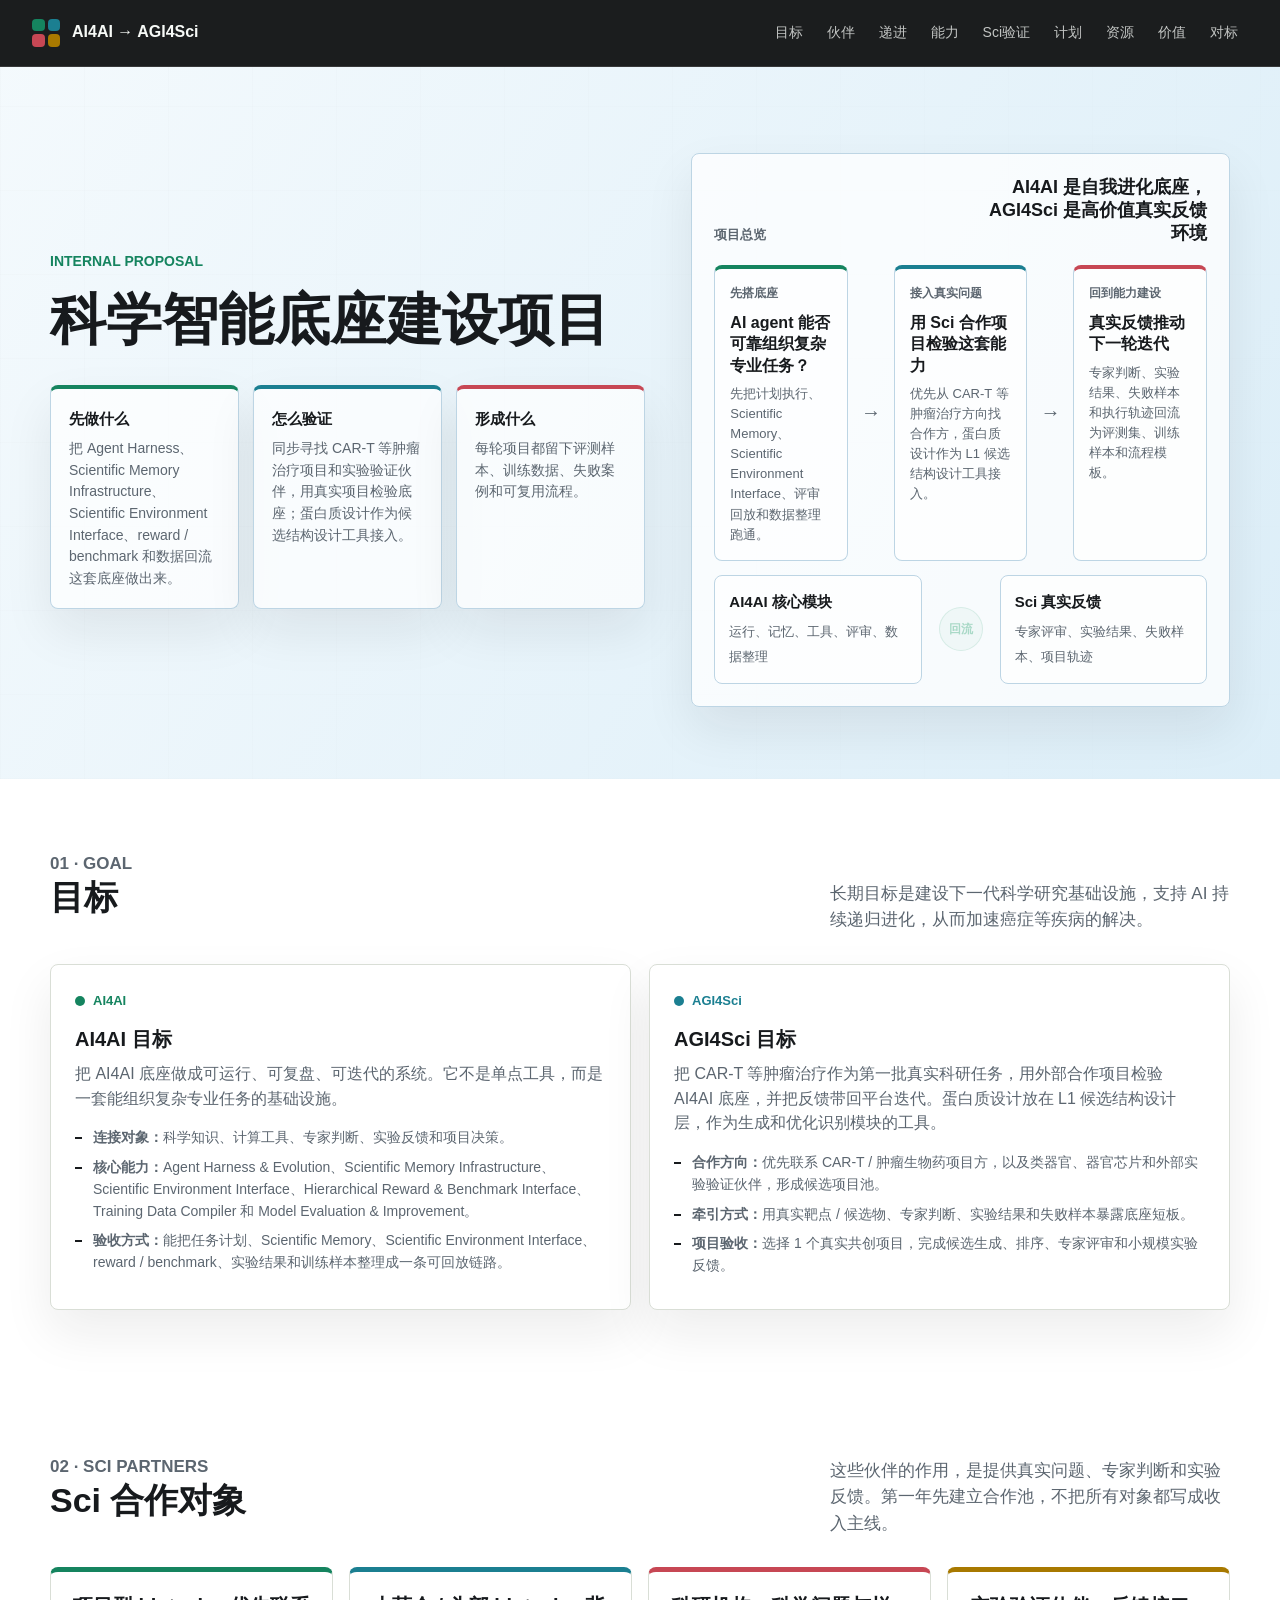
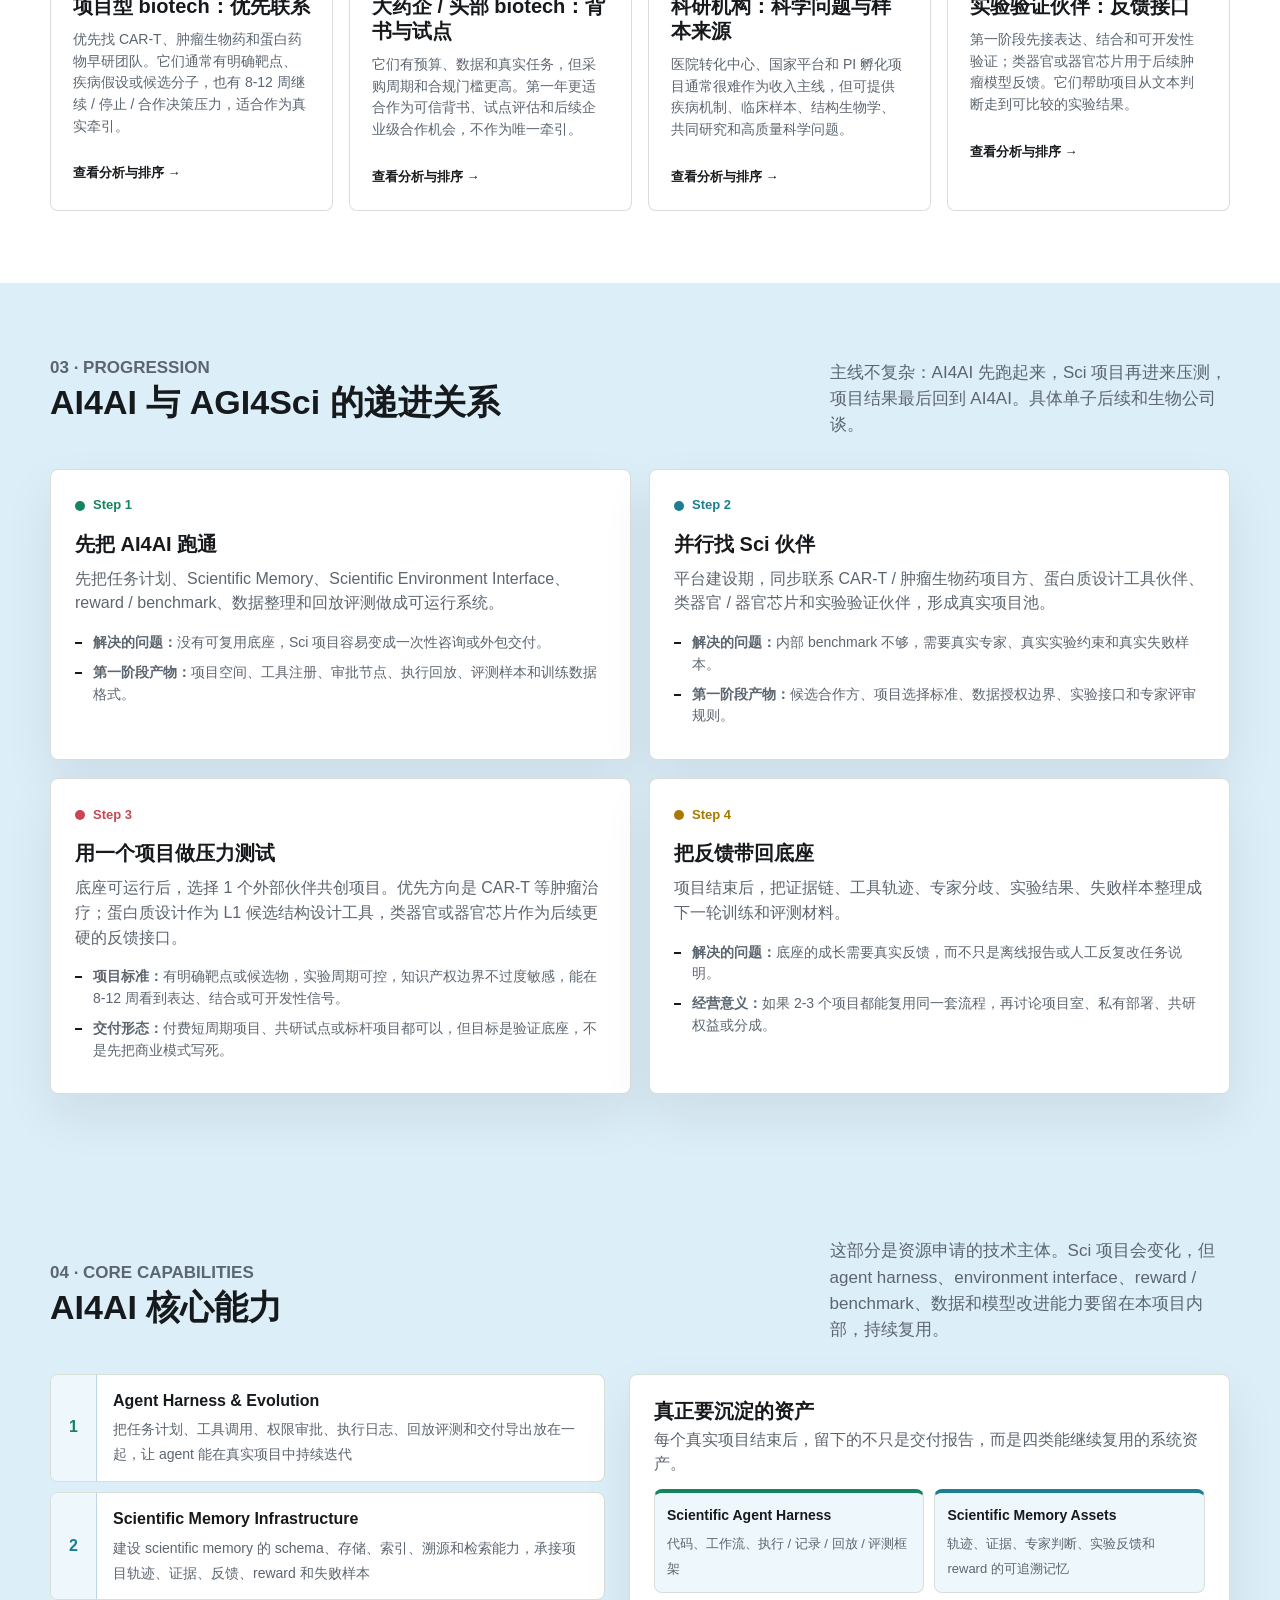
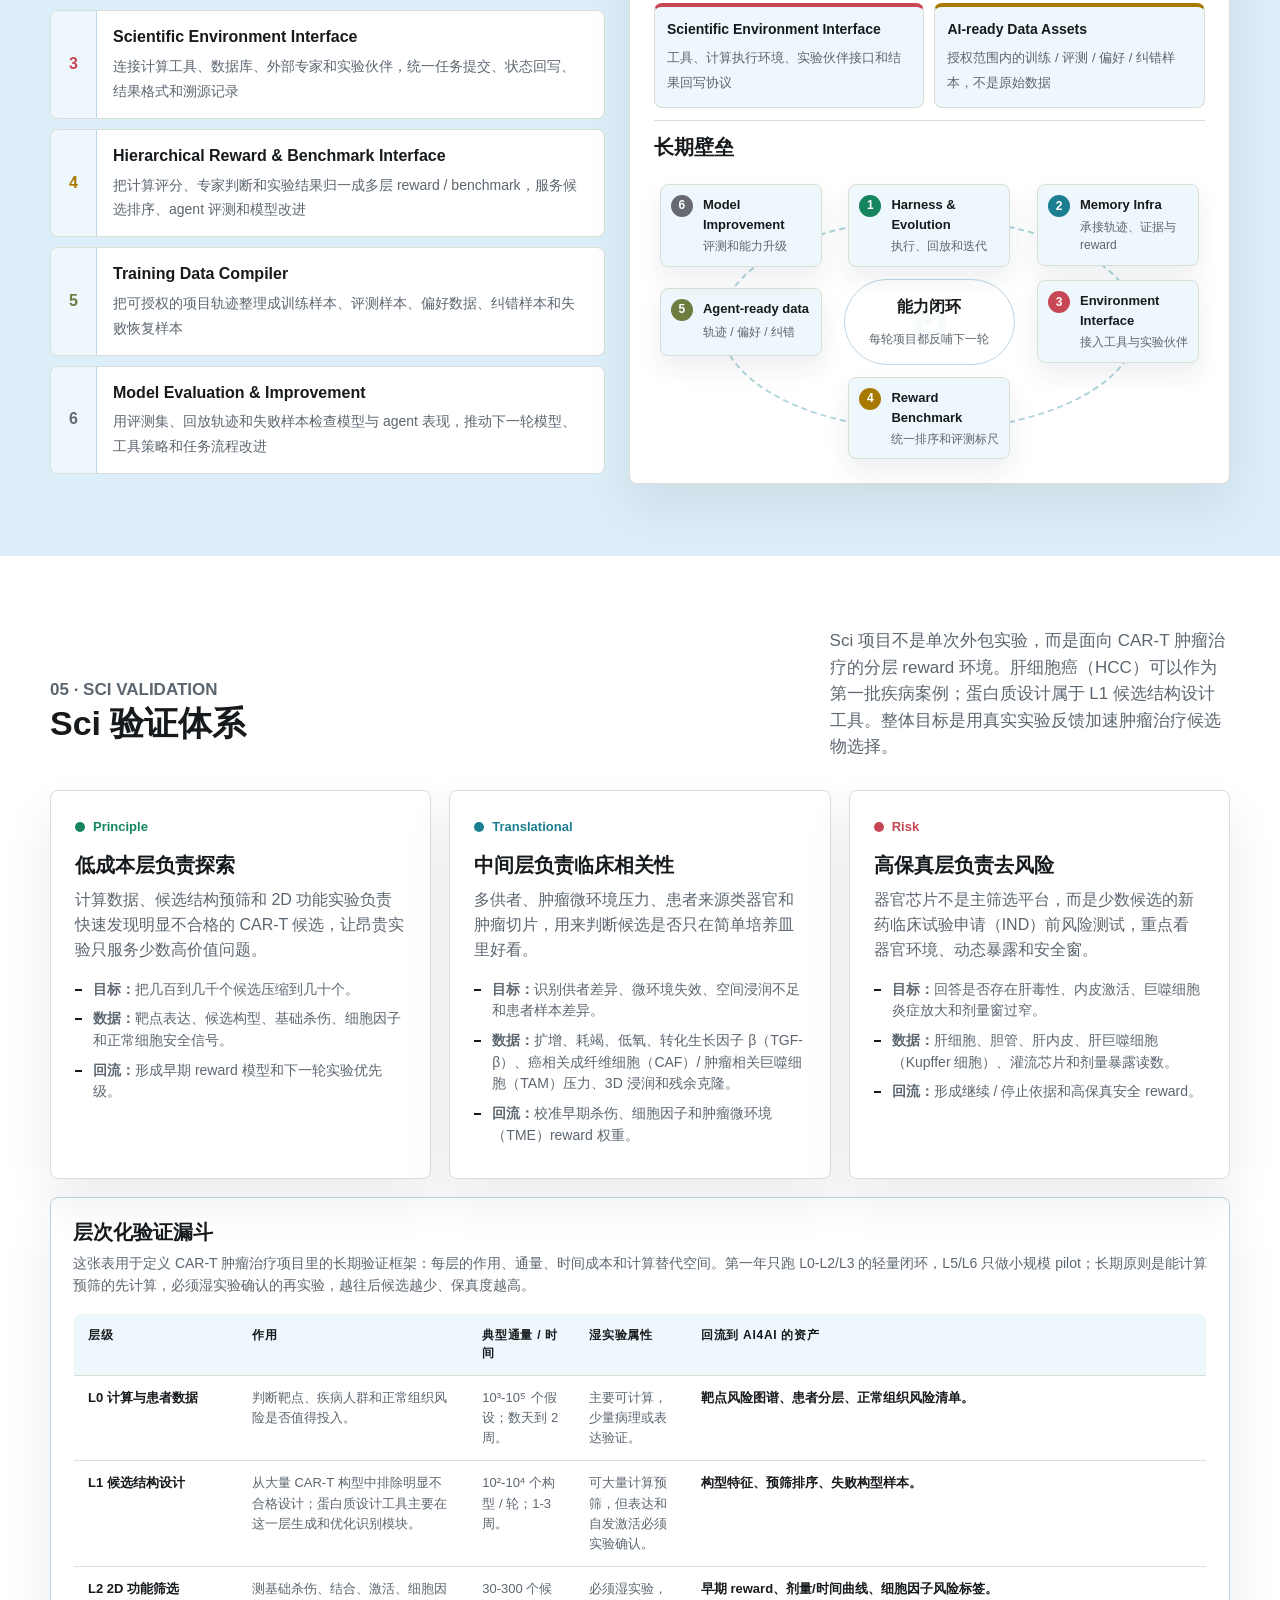
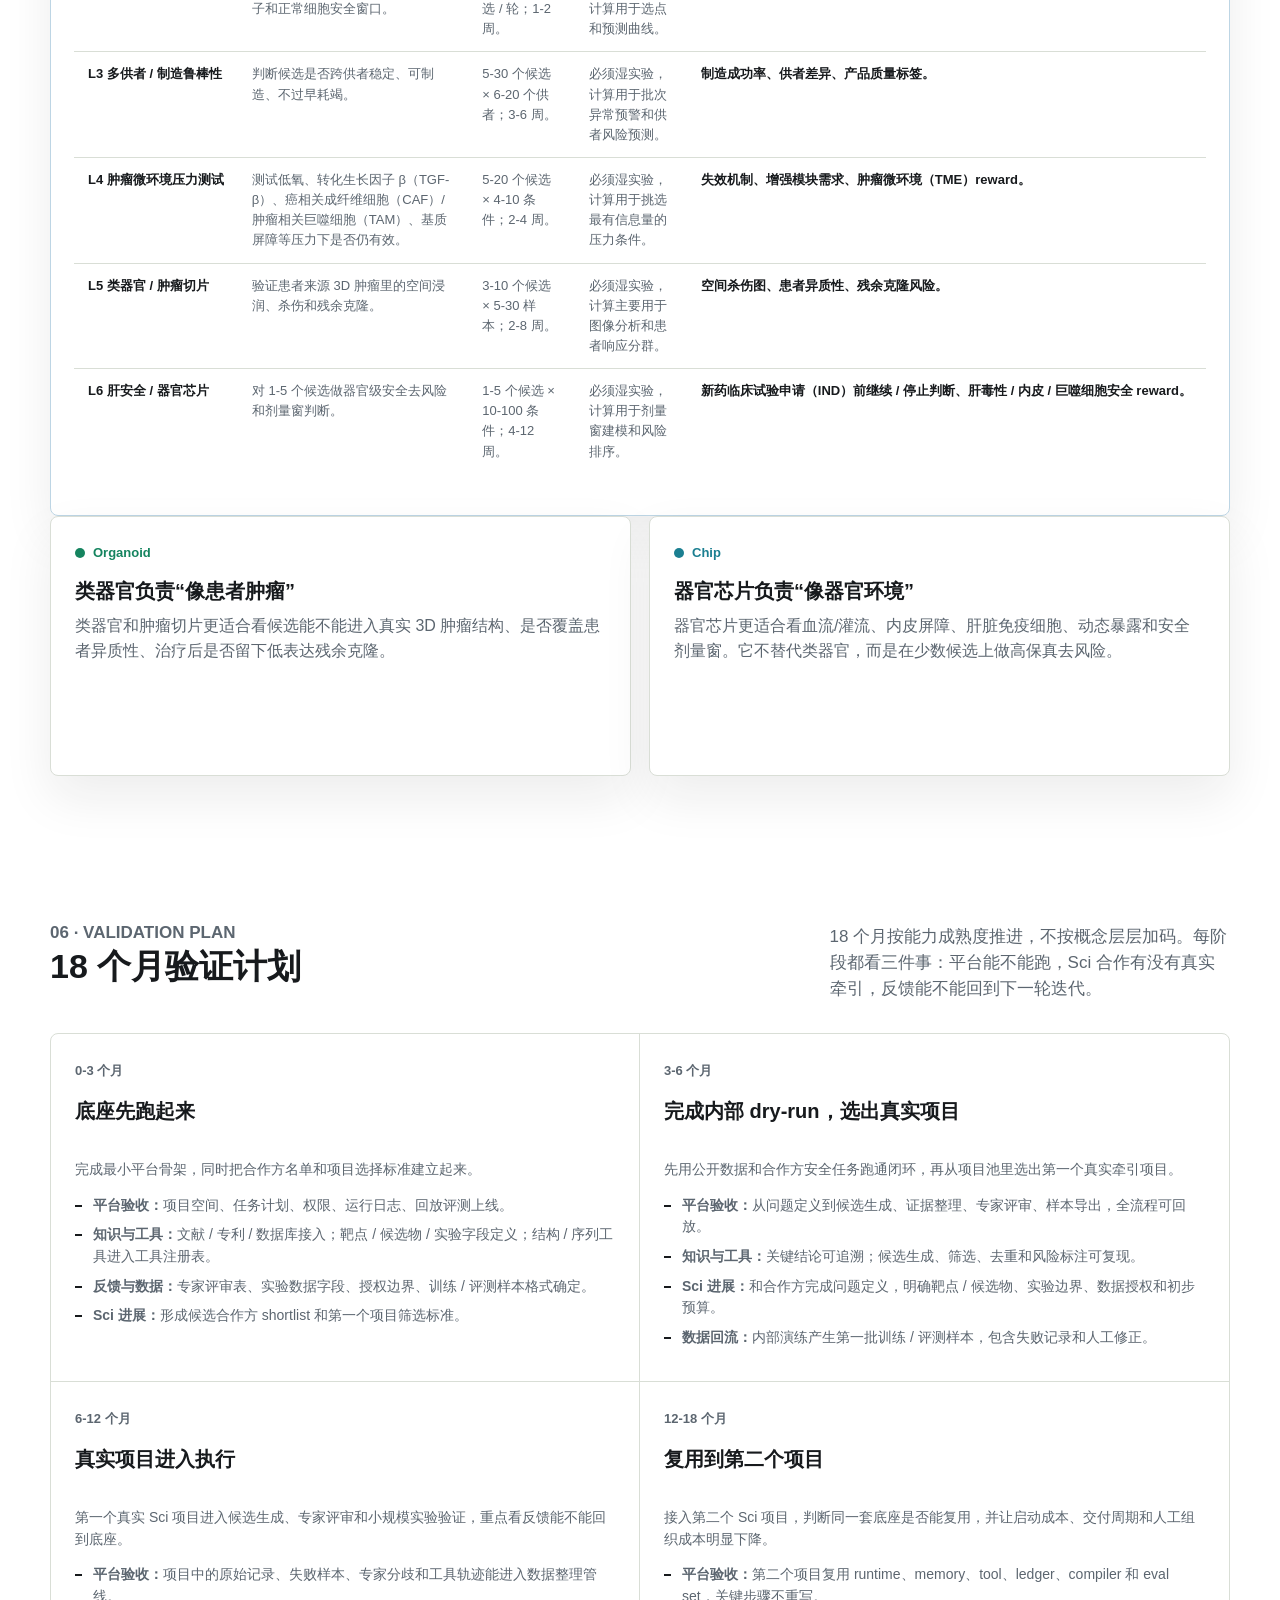
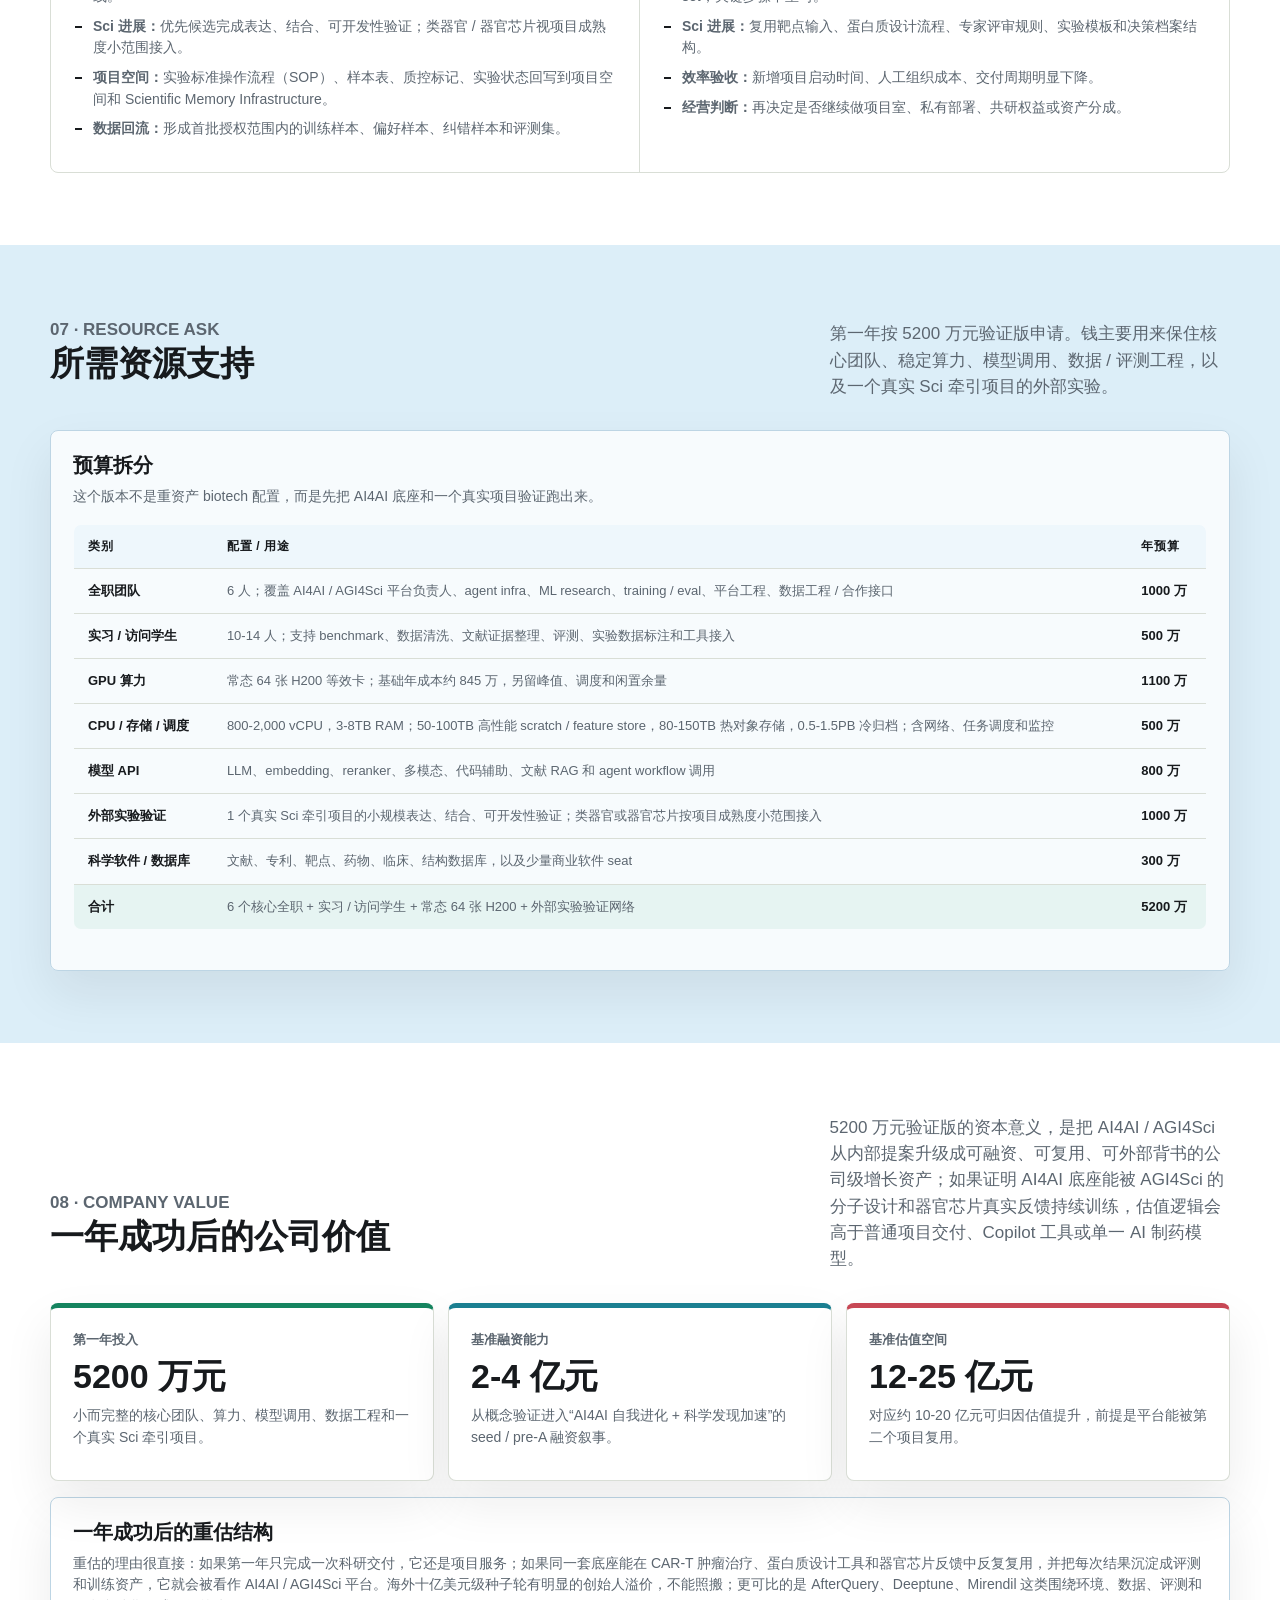
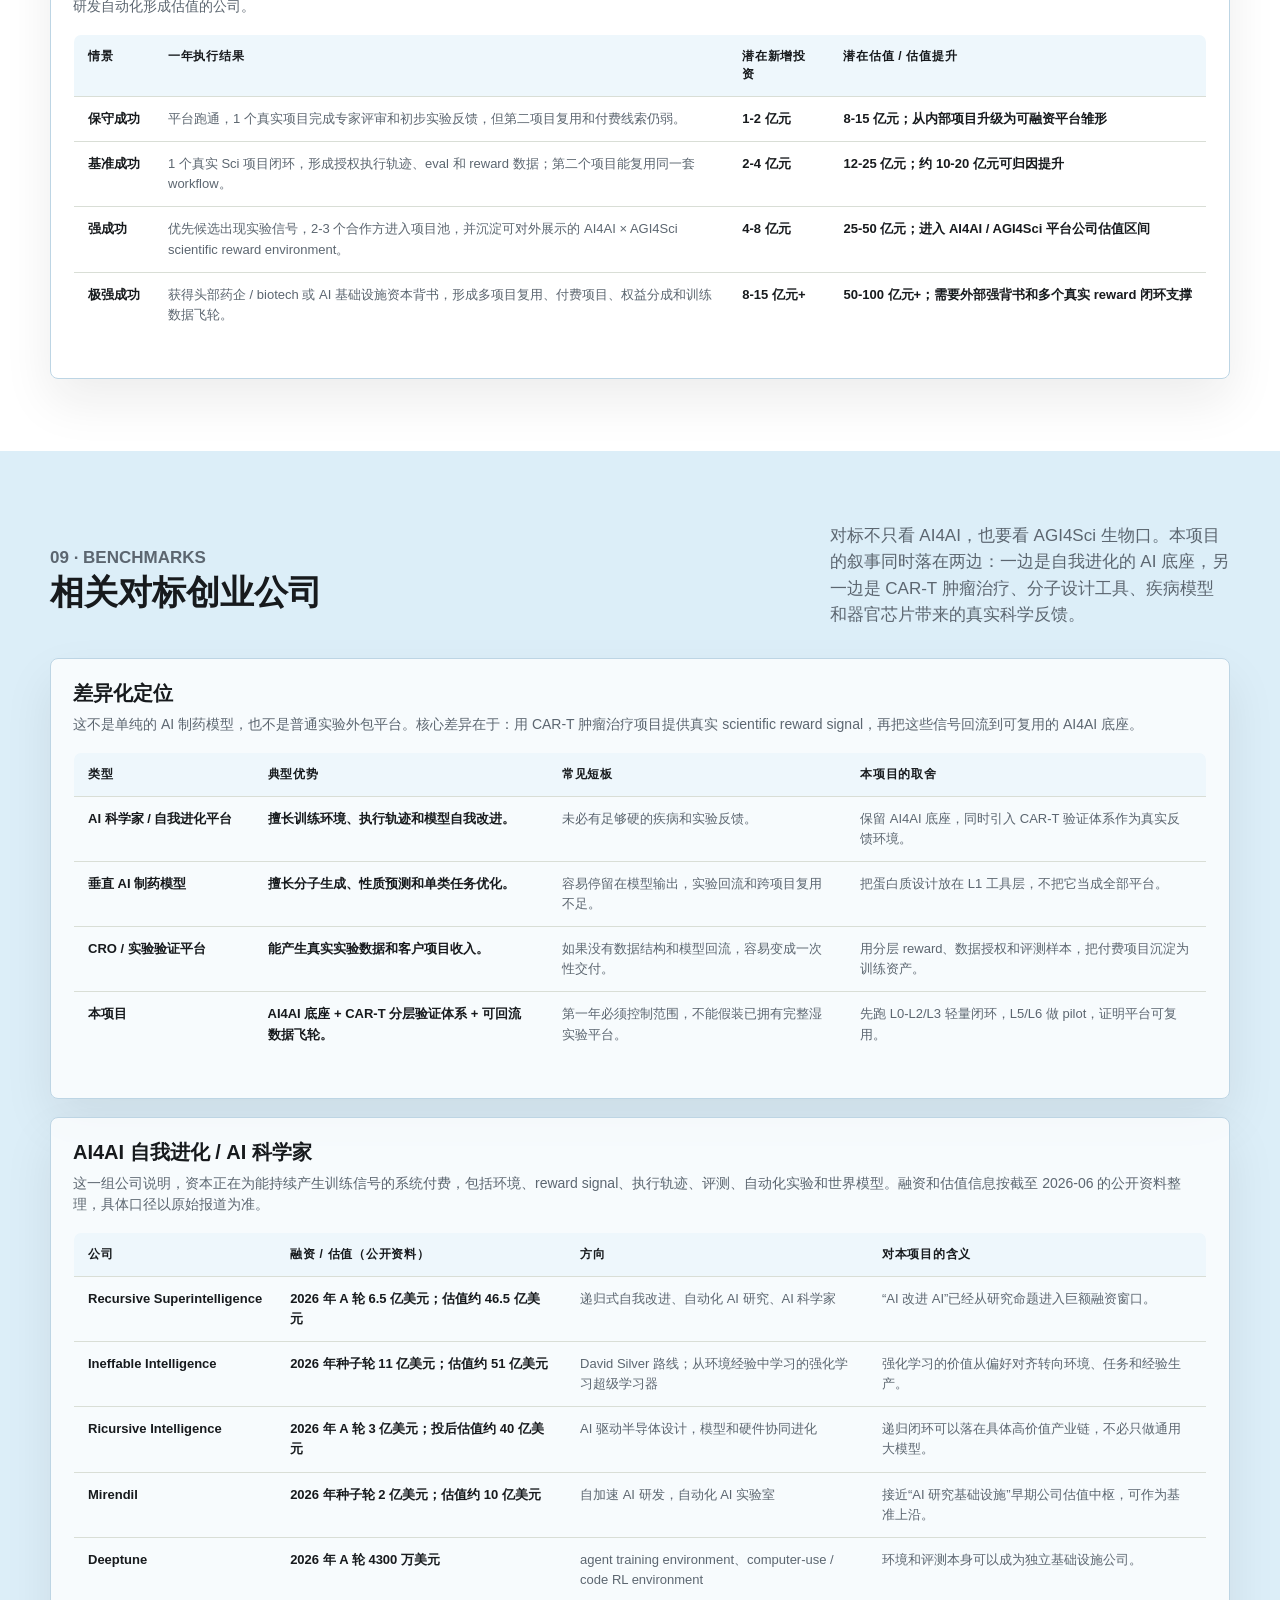
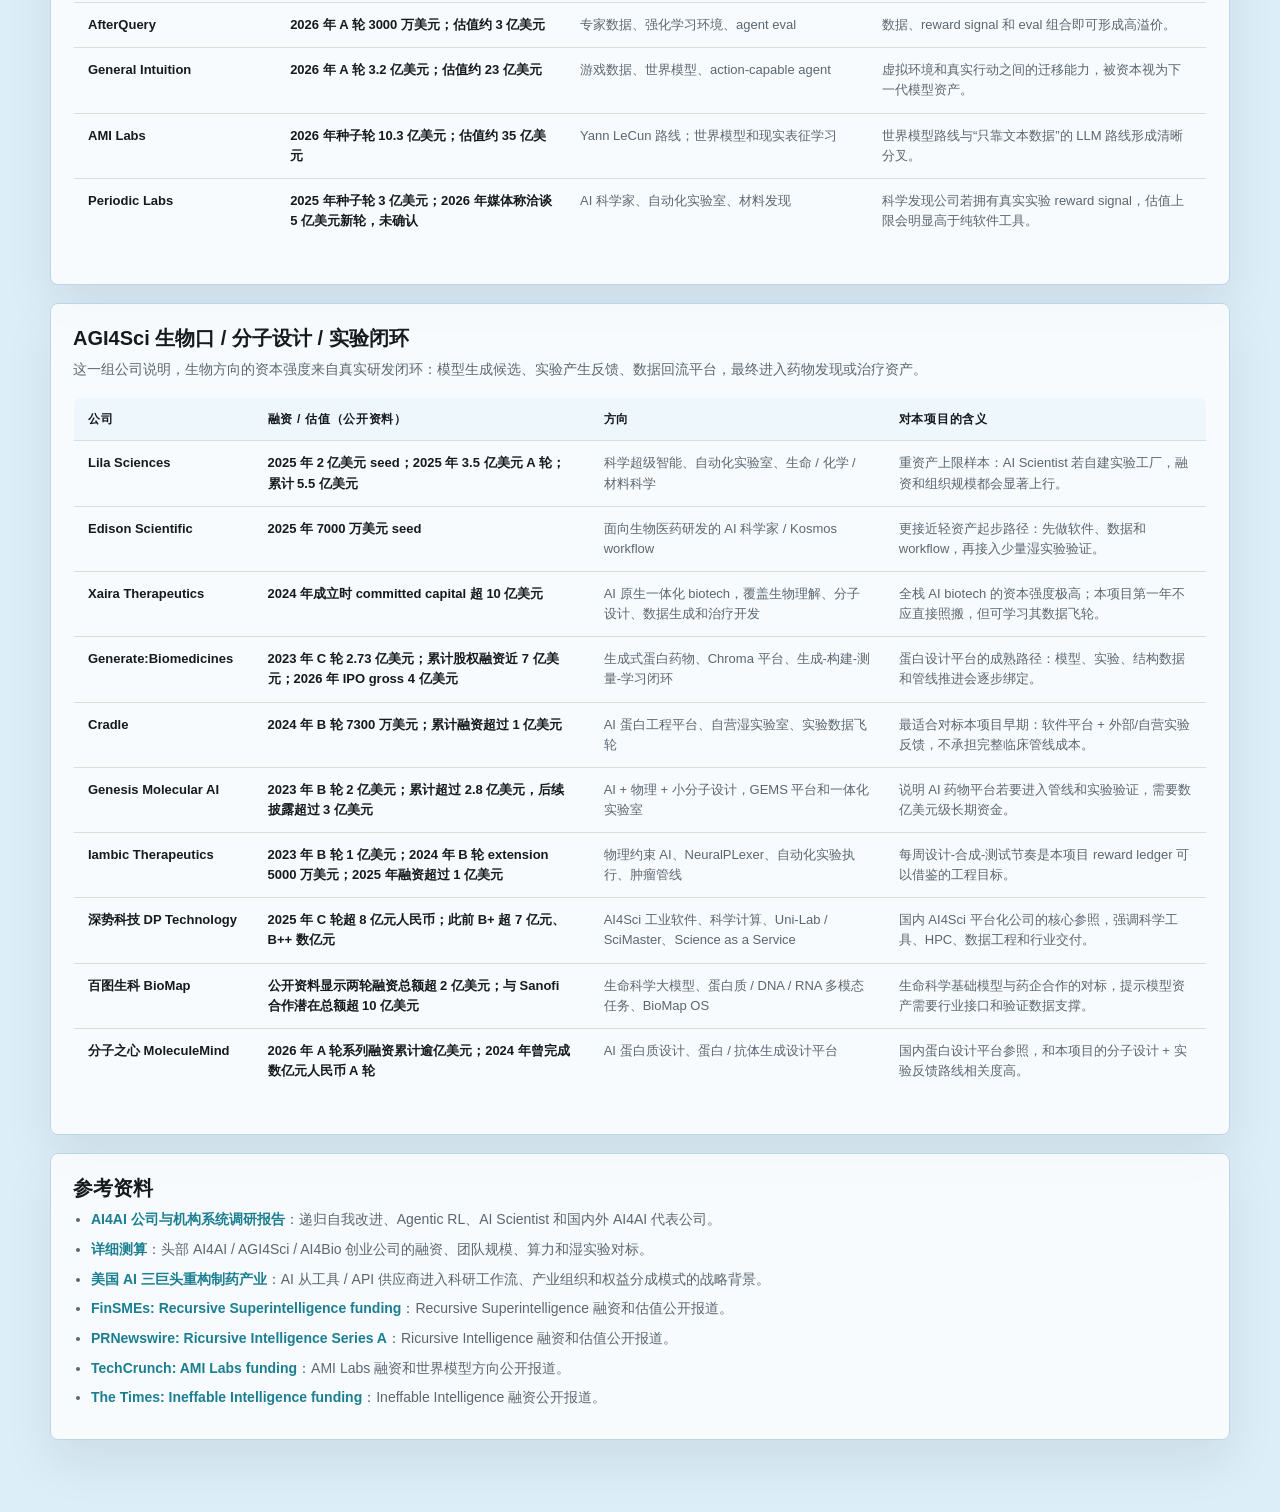
<file: site/index.html>
<!doctype html>
<html lang="zh-CN">
<head>
  <meta charset="utf-8" />
  <meta name="viewport" content="width=device-width, initial-scale=1" />
  <title>科学智能底座建设项目 | Internal Brief</title>
  <link rel="stylesheet" href="assets/investor-layout.css" />
</head>
<body>
  <div class="shell">
    <header class="topbar">
      <a class="brand" href="#top" aria-label="AI4AI AGI4Sci Internal Brief">
        <span class="brand-mark" aria-hidden="true"><span></span><span></span><span></span><span></span></span>
        AI4AI → AGI4Sci
      </a>
      <nav class="nav" aria-label="页面导航">
        <a href="#goal">目标</a>
        <a href="#users">伙伴</a>
        <a href="#projects">递进</a>
        <a href="#architecture">能力</a>
        <a href="#sci-validation">Sci验证</a>
        <a href="#roadmap">计划</a>
        <a href="#resources">资源</a>
        <a href="#company-value">价值</a>
        <a href="#benchmarks">对标</a>
      </nav>
    </header>

    <main id="top">
      <section class="hero" aria-labelledby="hero-title">
        <div class="inner hero-grid">
          <div>
            <p class="eyebrow">Internal Proposal</p>
            <h1 id="hero-title">科学智能底座建设项目</h1>
            <div class="hero-points" aria-label="核心定义">
              <div class="hero-point">
                <strong>先做什么</strong>
                <p>把 Agent Harness、Scientific Memory Infrastructure、Scientific Environment Interface、reward / benchmark 和数据回流这套底座做出来。</p>
              </div>
              <div class="hero-point">
                <strong>怎么验证</strong>
                <p>同步寻找 CAR-T 等肿瘤治疗项目和实验验证伙伴，用真实项目检验底座；蛋白质设计作为候选结构设计工具接入。</p>
              </div>
              <div class="hero-point">
                <strong>形成什么</strong>
                <p>每轮项目都留下评测样本、训练数据、失败案例和可复用流程。</p>
              </div>
            </div>
          </div>

          <aside class="system-map" aria-label="项目总览图">
            <div class="overview-header">
              <span>项目总览</span>
              <strong>AI4AI 是自我进化底座，AGI4Sci 是高价值真实反馈环境</strong>
            </div>
            <div class="project-flow" aria-label="从客户问题到交付成品">
              <div class="flow-step start">
                <small>先搭底座</small>
                <b>AI agent 能否可靠组织复杂专业任务？</b>
                <p>先把计划执行、Scientific Memory、Scientific Environment Interface、评审回放和数据整理跑通。</p>
              </div>
              <div class="flow-arrow" aria-hidden="true">→</div>
              <div class="flow-step middle">
                <small>接入真实问题</small>
                <b>用 Sci 合作项目检验这套能力</b>
                <p>优先从 CAR-T 等肿瘤治疗方向找合作方，蛋白质设计作为 L1 候选结构设计工具接入。</p>
              </div>
              <div class="flow-arrow" aria-hidden="true">→</div>
              <div class="flow-step end">
                <small>回到能力建设</small>
                <b>真实反馈推动下一轮迭代</b>
                <p>专家判断、实验结果、失败样本和执行轨迹回流为评测集、训练样本和流程模板。</p>
              </div>
            </div>
            <div class="feedback-loop" aria-label="实验回流与平台沉淀">
              <div class="loop-block">
                <b>AI4AI 核心模块</b>
                <span>运行、记忆、工具、评审、数据整理</span>
              </div>
              <div class="loop-bridge" aria-hidden="true"><span>回流</span></div>
              <div class="loop-block">
                <b>Sci 真实反馈</b>
                <span>专家评审、实验结果、失败样本、项目轨迹</span>
              </div>
            </div>
          </aside>
        </div>
      </section>

      <section id="goal" class="section white" aria-labelledby="goal-title">
        <div class="inner">
          <div class="section-heading">
            <div>
              <p class="eyebrow">01 · Goal</p>
              <h2 id="goal-title">目标</h2>
            </div>
            <p>
              长期目标是建设下一代科学研究基础设施，支持 AI 持续递归进化，从而加速癌症等疾病的解决。
            </p>
          </div>

          <div class="strategy-grid boundary-grid">
            <article class="strategy">
              <span class="tag">AI4AI</span>
              <h3>AI4AI 目标</h3>
              <p>把 AI4AI 底座做成可运行、可复盘、可迭代的系统。它不是单点工具，而是一套能组织复杂专业任务的基础设施。</p>
              <ul>
                <li><b>连接对象：</b>科学知识、计算工具、专家判断、实验反馈和项目决策。</li>
                <li><b>核心能力：</b>Agent Harness &amp; Evolution、Scientific Memory Infrastructure、Scientific Environment Interface、Hierarchical Reward &amp; Benchmark Interface、Training Data Compiler 和 Model Evaluation &amp; Improvement。</li>
                <li><b>验收方式：</b>能把任务计划、Scientific Memory、Scientific Environment Interface、reward / benchmark、实验结果和训练样本整理成一条可回放链路。</li>
              </ul>
            </article>

            <article class="strategy">
              <span class="tag">AGI4Sci</span>
              <h3>AGI4Sci 目标</h3>
              <p>把 CAR-T 等肿瘤治疗作为第一批真实科研任务，用外部合作项目检验 AI4AI 底座，并把反馈带回平台迭代。蛋白质设计放在 L1 候选结构设计层，作为生成和优化识别模块的工具。</p>
              <ul>
                <li><b>合作方向：</b>优先联系 CAR-T / 肿瘤生物药项目方，以及类器官、器官芯片和外部实验验证伙伴，形成候选项目池。</li>
                <li><b>牵引方式：</b>用真实靶点 / 候选物、专家判断、实验结果和失败样本暴露底座短板。</li>
                <li><b>项目验收：</b>选择 1 个真实共创项目，完成候选生成、排序、专家评审和小规模实验反馈。</li>
              </ul>
            </article>
          </div>
        </div>
      </section>

      <section id="users" class="section white" aria-labelledby="users-title">
        <div class="inner">
          <div class="section-heading">
            <div>
              <p class="eyebrow">02 · Sci Partners</p>
              <h2 id="users-title">Sci 合作对象</h2>
            </div>
            <p>
              这些伙伴的作用，是提供真实问题、专家判断和实验反馈。第一年先建立合作池，不把所有对象都写成收入主线。
            </p>
          </div>

          <div class="asset-grid">
            <a class="asset asset-link" href="pages/target-users/industrial-direct.html">
              <h3>项目型 biotech：优先联系</h3>
              <p>优先找 CAR-T、肿瘤生物药和蛋白药物早研团队。它们通常有明确靶点、疾病假设或候选分子，也有 8-12 周继续 / 停止 / 合作决策压力，适合作为真实牵引。</p>
              <span class="link-more">查看分析与排序 →</span>
            </a>

            <a class="asset asset-link" href="pages/target-users/industrial-pilot.html">
              <h3>大药企 / 头部 biotech：背书与试点</h3>
              <p>它们有预算、数据和真实任务，但采购周期和合规门槛更高。第一年更适合作为可信背书、试点评估和后续企业级合作机会，不作为唯一牵引。</p>
              <span class="link-more">查看分析与排序 →</span>
            </a>

            <a class="asset asset-link" href="pages/target-users/research-institutions.html">
              <h3>科研机构：科学问题与样本来源</h3>
              <p>医院转化中心、国家平台和 PI 孵化项目通常很难作为收入主线，但可提供疾病机制、临床样本、结构生物学、共同研究和高质量科学问题。</p>
              <span class="link-more">查看分析与排序 →</span>
            </a>

            <a class="asset asset-link" href="pages/target-users/validation-partners.html">
              <h3>实验验证伙伴：反馈接口</h3>
              <p>第一阶段先接表达、结合和可开发性验证；类器官或器官芯片用于后续肿瘤模型反馈。它们帮助项目从文本判断走到可比较的实验结果。</p>
              <span class="link-more">查看分析与排序 →</span>
            </a>
          </div>
        </div>
      </section>

      <section id="projects" class="section alt" aria-labelledby="projects-title">
        <div class="inner">
          <div class="section-heading">
            <div>
              <p class="eyebrow">03 · Progression</p>
              <h2 id="projects-title">AI4AI 与 AGI4Sci 的递进关系</h2>
            </div>
            <p>
              主线不复杂：AI4AI 先跑起来，Sci 项目再进来压测，项目结果最后回到 AI4AI。具体单子后续和生物公司谈。
            </p>
          </div>

          <div class="strategy-grid boundary-grid">
            <article class="strategy">
              <span class="tag">Step 1</span>
              <h3>先把 AI4AI 跑通</h3>
              <p>先把任务计划、Scientific Memory、Scientific Environment Interface、reward / benchmark、数据整理和回放评测做成可运行系统。</p>
              <ul>
                <li><b>解决的问题：</b>没有可复用底座，Sci 项目容易变成一次性咨询或外包交付。</li>
                <li><b>第一阶段产物：</b>项目空间、工具注册、审批节点、执行回放、评测样本和训练数据格式。</li>
              </ul>
            </article>

            <article class="strategy">
              <span class="tag">Step 2</span>
              <h3>并行找 Sci 伙伴</h3>
              <p>平台建设期，同步联系 CAR-T / 肿瘤生物药项目方、蛋白质设计工具伙伴、类器官 / 器官芯片和实验验证伙伴，形成真实项目池。</p>
              <ul>
                <li><b>解决的问题：</b>内部 benchmark 不够，需要真实专家、真实实验约束和真实失败样本。</li>
                <li><b>第一阶段产物：</b>候选合作方、项目选择标准、数据授权边界、实验接口和专家评审规则。</li>
              </ul>
            </article>

            <article class="strategy">
              <span class="tag">Step 3</span>
              <h3>用一个项目做压力测试</h3>
              <p>底座可运行后，选择 1 个外部伙伴共创项目。优先方向是 CAR-T 等肿瘤治疗；蛋白质设计作为 L1 候选结构设计工具，类器官或器官芯片作为后续更硬的反馈接口。</p>
              <ul>
                <li><b>项目标准：</b>有明确靶点或候选物，实验周期可控，知识产权边界不过度敏感，能在 8-12 周看到表达、结合或可开发性信号。</li>
                <li><b>交付形态：</b>付费短周期项目、共研试点或标杆项目都可以，但目标是验证底座，不是先把商业模式写死。</li>
              </ul>
            </article>

            <article class="strategy">
              <span class="tag">Step 4</span>
              <h3>把反馈带回底座</h3>
              <p>项目结束后，把证据链、工具轨迹、专家分歧、实验结果、失败样本整理成下一轮训练和评测材料。</p>
              <ul>
                <li><b>解决的问题：</b>底座的成长需要真实反馈，而不只是离线报告或人工反复改任务说明。</li>
                <li><b>经营意义：</b>如果 2-3 个项目都能复用同一套流程，再讨论项目室、私有部署、共研权益或分成。</li>
              </ul>
            </article>
          </div>
        </div>
      </section>

      <section id="architecture" class="section alt" aria-labelledby="architecture-title">
        <div class="inner">
          <div class="section-heading">
            <div>
              <p class="eyebrow">04 · Core Capabilities</p>
              <h2 id="architecture-title">AI4AI 核心能力</h2>
            </div>
            <p>
              这部分是资源申请的技术主体。Sci 项目会变化，但 agent harness、environment interface、reward / benchmark、数据和模型改进能力要留在本项目内部，持续复用。
            </p>
          </div>

          <div class="architecture">
            <div class="layers" aria-label="AI4AI 核心技术架构">
              <div class="layer">
                <div class="layer-index">1</div>
                <div class="layer-body"><b>Agent Harness &amp; Evolution</b><span>把任务计划、工具调用、权限审批、执行日志、回放评测和交付导出放在一起，让 agent 能在真实项目中持续迭代</span></div>
              </div>
              <div class="layer">
                <div class="layer-index">2</div>
                <div class="layer-body"><b>Scientific Memory Infrastructure</b><span>建设 scientific memory 的 schema、存储、索引、溯源和检索能力，承接项目轨迹、证据、反馈、reward 和失败样本</span></div>
              </div>
              <div class="layer">
                <div class="layer-index">3</div>
                <div class="layer-body"><b>Scientific Environment Interface</b><span>连接计算工具、数据库、外部专家和实验伙伴，统一任务提交、状态回写、结果格式和溯源记录</span></div>
              </div>
              <div class="layer">
                <div class="layer-index">4</div>
                <div class="layer-body"><b>Hierarchical Reward &amp; Benchmark Interface</b><span>把计算评分、专家判断和实验结果归一成多层 reward / benchmark，服务候选排序、agent 评测和模型改进</span></div>
              </div>
              <div class="layer">
                <div class="layer-index">5</div>
                <div class="layer-body"><b>Training Data Compiler</b><span>把可授权的项目轨迹整理成训练样本、评测样本、偏好数据、纠错样本和失败恢复样本</span></div>
              </div>
              <div class="layer">
                <div class="layer-index">6</div>
                <div class="layer-body"><b>Model Evaluation &amp; Improvement</b><span>用评测集、回放轨迹和失败样本检查模型与 agent 表现，推动下一轮模型、工具策略和任务流程改进</span></div>
              </div>
            </div>

            <div class="flow">
              <div class="asset-panel">
                <h3>真正要沉淀的资产</h3>
                <p>每个真实项目结束后，留下的不只是交付报告，而是四类能继续复用的系统资产。</p>
                <div class="asset-strip" aria-label="真实项目沉淀的四类资产">
                  <div class="asset-pill"><b>Scientific Agent Harness</b><span>代码、工作流、执行 / 记录 / 回放 / 评测框架</span></div>
                  <div class="asset-pill"><b>Scientific Memory Assets</b><span>轨迹、证据、专家判断、实验反馈和 reward 的可追溯记忆</span></div>
                  <div class="asset-pill"><b>Scientific Environment Interface</b><span>工具、计算执行环境、实验伙伴接口和结果回写协议</span></div>
                  <div class="asset-pill"><b>AI-ready Data Assets</b><span>授权范围内的训练 / 评测 / 偏好 / 纠错样本，不是原始数据</span></div>
                </div>
              </div>
              <div class="moat-panel">
                <h3>长期壁垒</h3>
                <div class="evolution-ring" aria-label="AI agent 递归进化循环">
                  <div class="ring-center">
                    <b>能力闭环</b>
                    <span>每轮项目都反哺下一轮</span>
                  </div>
                  <div class="ring-step step-runtime"><em>1</em><b>Harness &amp; Evolution</b><span>执行、回放和迭代</span></div>
                  <div class="ring-step step-memory"><em>2</em><b>Memory Infra</b><span>承接轨迹、证据与 reward</span></div>
                  <div class="ring-step step-environment"><em>3</em><b>Environment Interface</b><span>接入工具与实验伙伴</span></div>
                  <div class="ring-step step-ledger"><em>4</em><b>Reward Benchmark</b><span>统一排序和评测标尺</span></div>
                  <div class="ring-step step-data"><em>5</em><b>Agent-ready data</b><span>轨迹 / 偏好 / 纠错</span></div>
                  <div class="ring-step step-model"><em>6</em><b>Model Improvement</b><span>评测和能力升级</span></div>
                </div>
              </div>
            </div>
          </div>
        </div>
      </section>

      <section id="sci-validation" class="section white" aria-labelledby="sci-validation-title">
        <div class="inner">
          <div class="section-heading">
            <div>
              <p class="eyebrow">05 · Sci Validation</p>
              <h2 id="sci-validation-title">Sci 验证体系</h2>
            </div>
            <p>
              Sci 项目不是单次外包实验，而是面向 CAR-T 肿瘤治疗的分层 reward 环境。肝细胞癌（HCC）可以作为第一批疾病案例；蛋白质设计属于 L1 候选结构设计工具。整体目标是用真实实验反馈加速肿瘤治疗候选物选择。
            </p>
          </div>

          <div class="strategy-grid">
            <article class="strategy">
              <span class="tag">Principle</span>
              <h3>低成本层负责探索</h3>
              <p>计算数据、候选结构预筛和 2D 功能实验负责快速发现明显不合格的 CAR-T 候选，让昂贵实验只服务少数高价值问题。</p>
              <ul>
                <li><b>目标：</b>把几百到几千个候选压缩到几十个。</li>
                <li><b>数据：</b>靶点表达、候选构型、基础杀伤、细胞因子和正常细胞安全信号。</li>
                <li><b>回流：</b>形成早期 reward 模型和下一轮实验优先级。</li>
              </ul>
            </article>

            <article class="strategy">
              <span class="tag">Translational</span>
              <h3>中间层负责临床相关性</h3>
              <p>多供者、肿瘤微环境压力、患者来源类器官和肿瘤切片，用来判断候选是否只在简单培养皿里好看。</p>
              <ul>
                <li><b>目标：</b>识别供者差异、微环境失效、空间浸润不足和患者样本差异。</li>
                <li><b>数据：</b>扩增、耗竭、低氧、转化生长因子 β（TGF-β）、癌相关成纤维细胞（CAF）/ 肿瘤相关巨噬细胞（TAM）压力、3D 浸润和残余克隆。</li>
                <li><b>回流：</b>校准早期杀伤、细胞因子和肿瘤微环境（TME）reward 权重。</li>
              </ul>
            </article>

            <article class="strategy">
              <span class="tag">Risk</span>
              <h3>高保真层负责去风险</h3>
              <p>器官芯片不是主筛选平台，而是少数候选的新药临床试验申请（IND）前风险测试，重点看器官环境、动态暴露和安全窗。</p>
              <ul>
                <li><b>目标：</b>回答是否存在肝毒性、内皮激活、巨噬细胞炎症放大和剂量窗过窄。</li>
                <li><b>数据：</b>肝细胞、胆管、肝内皮、肝巨噬细胞（Kupffer 细胞）、灌流芯片和剂量暴露读数。</li>
                <li><b>回流：</b>形成继续 / 停止依据和高保真安全 reward。</li>
              </ul>
            </article>
          </div>

          <div class="resource-note">
            <h3>层次化验证漏斗</h3>
            <p>
              这张表用于定义 CAR-T 肿瘤治疗项目里的长期验证框架：每层的作用、通量、时间成本和计算替代空间。第一年只跑 L0-L2/L3 的轻量闭环，L5/L6 只做小规模 pilot；长期原则是能计算预筛的先计算，必须湿实验确认的再实验，越往后候选越少、保真度越高。
            </p>
            <table class="budget-table">
              <thead>
                <tr>
                  <th>层级</th>
                  <th>作用</th>
                  <th>典型通量 / 时间</th>
                  <th>湿实验属性</th>
                  <th>回流到 AI4AI 的资产</th>
                </tr>
              </thead>
              <tbody>
                <tr>
                  <td>L0 计算与患者数据</td>
                  <td>判断靶点、疾病人群和正常组织风险是否值得投入。</td>
                  <td>10³-10⁵ 个假设；数天到 2 周。</td>
                  <td>主要可计算，少量病理或表达验证。</td>
                  <td>靶点风险图谱、患者分层、正常组织风险清单。</td>
                </tr>
                <tr>
                  <td>L1 候选结构设计</td>
                  <td>从大量 CAR-T 构型中排除明显不合格设计；蛋白质设计工具主要在这一层生成和优化识别模块。</td>
                  <td>10²-10⁴ 个构型 / 轮；1-3 周。</td>
                  <td>可大量计算预筛，但表达和自发激活必须实验确认。</td>
                  <td>构型特征、预筛排序、失败构型样本。</td>
                </tr>
                <tr>
                  <td>L2 2D 功能筛选</td>
                  <td>测基础杀伤、结合、激活、细胞因子和正常细胞安全窗口。</td>
                  <td>30-300 个候选 / 轮；1-2 周。</td>
                  <td>必须湿实验，计算用于选点和预测曲线。</td>
                  <td>早期 reward、剂量/时间曲线、细胞因子风险标签。</td>
                </tr>
                <tr>
                  <td>L3 多供者 / 制造鲁棒性</td>
                  <td>判断候选是否跨供者稳定、可制造、不过早耗竭。</td>
                  <td>5-30 个候选 × 6-20 个供者；3-6 周。</td>
                  <td>必须湿实验，计算用于批次异常预警和供者风险预测。</td>
                  <td>制造成功率、供者差异、产品质量标签。</td>
                </tr>
                <tr>
                  <td>L4 肿瘤微环境压力测试</td>
                  <td>测试低氧、转化生长因子 β（TGF-β）、癌相关成纤维细胞（CAF）/ 肿瘤相关巨噬细胞（TAM）、基质屏障等压力下是否仍有效。</td>
                  <td>5-20 个候选 × 4-10 条件；2-4 周。</td>
                  <td>必须湿实验，计算用于挑选最有信息量的压力条件。</td>
                  <td>失效机制、增强模块需求、肿瘤微环境（TME）reward。</td>
                </tr>
                <tr>
                  <td>L5 类器官 / 肿瘤切片</td>
                  <td>验证患者来源 3D 肿瘤里的空间浸润、杀伤和残余克隆。</td>
                  <td>3-10 个候选 × 5-30 样本；2-8 周。</td>
                  <td>必须湿实验，计算主要用于图像分析和患者响应分群。</td>
                  <td>空间杀伤图、患者异质性、残余克隆风险。</td>
                </tr>
                <tr>
                  <td>L6 肝安全 / 器官芯片</td>
                  <td>对 1-5 个候选做器官级安全去风险和剂量窗判断。</td>
                  <td>1-5 个候选 × 10-100 条件；4-12 周。</td>
                  <td>必须湿实验，计算用于剂量窗建模和风险排序。</td>
                  <td>新药临床试验申请（IND）前继续 / 停止判断、肝毒性 / 内皮 / 巨噬细胞安全 reward。</td>
                </tr>
              </tbody>
            </table>
          </div>

          <div class="strategy-grid boundary-grid">
            <article class="strategy">
              <span class="tag">Organoid</span>
              <h3>类器官负责“像患者肿瘤”</h3>
              <p>类器官和肿瘤切片更适合看候选能不能进入真实 3D 肿瘤结构、是否覆盖患者异质性、治疗后是否留下低表达残余克隆。</p>
            </article>

            <article class="strategy">
              <span class="tag">Chip</span>
              <h3>器官芯片负责“像器官环境”</h3>
              <p>器官芯片更适合看血流/灌流、内皮屏障、肝脏免疫细胞、动态暴露和安全剂量窗。它不替代类器官，而是在少数候选上做高保真去风险。</p>
            </article>
          </div>
        </div>
      </section>

      <section id="roadmap" class="section white" aria-labelledby="roadmap-title">
        <div class="inner">
          <div class="section-heading">
            <div>
              <p class="eyebrow">06 · Validation Plan</p>
              <h2 id="roadmap-title">18 个月验证计划</h2>
            </div>
            <p>
              18 个月按能力成熟度推进，不按概念层层加码。每阶段都看三件事：平台能不能跑，Sci 合作有没有真实牵引，反馈能不能回到下一轮迭代。
            </p>
          </div>

          <div class="roadmap">
            <article class="milestone">
              <span class="time">0-3 个月</span>
              <h3>底座先跑起来</h3>
              <p>完成最小平台骨架，同时把合作方名单和项目选择标准建立起来。</p>
              <ul class="module-list">
                <li><b>平台验收：</b>项目空间、任务计划、权限、运行日志、回放评测上线。</li>
                <li><b>知识与工具：</b>文献 / 专利 / 数据库接入；靶点 / 候选物 / 实验字段定义；结构 / 序列工具进入工具注册表。</li>
                <li><b>反馈与数据：</b>专家评审表、实验数据字段、授权边界、训练 / 评测样本格式确定。</li>
                <li><b>Sci 进展：</b>形成候选合作方 shortlist 和第一个项目筛选标准。</li>
              </ul>
            </article>
            <article class="milestone">
              <span class="time">3-6 个月</span>
              <h3>完成内部 dry-run，选出真实项目</h3>
              <p>先用公开数据和合作方安全任务跑通闭环，再从项目池里选出第一个真实牵引项目。</p>
              <ul class="module-list">
                <li><b>平台验收：</b>从问题定义到候选生成、证据整理、专家评审、样本导出，全流程可回放。</li>
                <li><b>知识与工具：</b>关键结论可追溯；候选生成、筛选、去重和风险标注可复现。</li>
                <li><b>Sci 进展：</b>和合作方完成问题定义，明确靶点 / 候选物、实验边界、数据授权和初步预算。</li>
                <li><b>数据回流：</b>内部演练产生第一批训练 / 评测样本，包含失败记录和人工修正。</li>
              </ul>
            </article>
            <article class="milestone">
              <span class="time">6-12 个月</span>
              <h3>真实项目进入执行</h3>
              <p>第一个真实 Sci 项目进入候选生成、专家评审和小规模实验验证，重点看反馈能不能回到底座。</p>
              <ul class="module-list">
                <li><b>平台验收：</b>项目中的原始记录、失败样本、专家分歧和工具轨迹能进入数据整理管线。</li>
                <li><b>Sci 进展：</b>优先候选完成表达、结合、可开发性验证；类器官 / 器官芯片视项目成熟度小范围接入。</li>
                <li><b>项目空间：</b>实验标准操作流程（SOP）、样本表、质控标记、实验状态回写到项目空间和 Scientific Memory Infrastructure。</li>
                <li><b>数据回流：</b>形成首批授权范围内的训练样本、偏好样本、纠错样本和评测集。</li>
              </ul>
            </article>
            <article class="milestone">
              <span class="time">12-18 个月</span>
              <h3>复用到第二个项目</h3>
              <p>接入第二个 Sci 项目，判断同一套底座是否能复用，并让启动成本、交付周期和人工组织成本明显下降。</p>
              <ul class="module-list">
                <li><b>平台验收：</b>第二个项目复用 runtime、memory、tool、ledger、compiler 和 eval set，关键步骤不重写。</li>
                <li><b>Sci 进展：</b>复用靶点输入、蛋白质设计流程、专家评审规则、实验模板和决策档案结构。</li>
                <li><b>效率验收：</b>新增项目启动时间、人工组织成本、交付周期明显下降。</li>
                <li><b>经营判断：</b>再决定是否继续做项目室、私有部署、共研权益或资产分成。</li>
              </ul>
            </article>
          </div>
        </div>
      </section>

      <section id="resources" class="section dark" aria-labelledby="resource-title">
        <div class="inner">
          <div class="section-heading">
            <div>
              <p class="eyebrow">07 · Resource Ask</p>
              <h2 id="resource-title">所需资源支持</h2>
            </div>
            <p>
              第一年按 5200 万元验证版申请。钱主要用来保住核心团队、稳定算力、模型调用、数据 / 评测工程，以及一个真实 Sci 牵引项目的外部实验。
            </p>
          </div>

          <div class="resource-note">
            <h3>预算拆分</h3>
            <p>
              这个版本不是重资产 biotech 配置，而是先把 AI4AI 底座和一个真实项目验证跑出来。
            </p>
            <table class="budget-table">
              <thead>
                <tr>
                  <th>类别</th>
                  <th>配置 / 用途</th>
                  <th>年预算</th>
                </tr>
              </thead>
              <tbody>
                <tr>
                  <td>全职团队</td>
                  <td>6 人；覆盖 AI4AI / AGI4Sci 平台负责人、agent infra、ML research、training / eval、平台工程、数据工程 / 合作接口</td>
                  <td>1000 万</td>
                </tr>
                <tr>
                  <td>实习 / 访问学生</td>
                  <td>10-14 人；支持 benchmark、数据清洗、文献证据整理、评测、实验数据标注和工具接入</td>
                  <td>500 万</td>
                </tr>
                <tr>
                  <td>GPU 算力</td>
                  <td>常态 64 张 H200 等效卡；基础年成本约 845 万，另留峰值、调度和闲置余量</td>
                  <td>1100 万</td>
                </tr>
                <tr>
                  <td>CPU / 存储 / 调度</td>
                  <td>800-2,000 vCPU，3-8TB RAM；50-100TB 高性能 scratch / feature store，80-150TB 热对象存储，0.5-1.5PB 冷归档；含网络、任务调度和监控</td>
                  <td>500 万</td>
                </tr>
                <tr>
                  <td>模型 API</td>
                  <td>LLM、embedding、reranker、多模态、代码辅助、文献 RAG 和 agent workflow 调用</td>
                  <td>800 万</td>
                </tr>
                <tr>
                  <td>外部实验验证</td>
                  <td>1 个真实 Sci 牵引项目的小规模表达、结合、可开发性验证；类器官或器官芯片按项目成熟度小范围接入</td>
                  <td>1000 万</td>
                </tr>
                <tr>
                  <td>科学软件 / 数据库</td>
                  <td>文献、专利、靶点、药物、临床、结构数据库，以及少量商业软件 seat</td>
                  <td>300 万</td>
                </tr>
              </tbody>
              <tfoot>
                <tr>
                  <td>合计</td>
                  <td>6 个核心全职 + 实习 / 访问学生 + 常态 64 张 H200 + 外部实验验证网络</td>
                  <td>5200 万</td>
                </tr>
              </tfoot>
            </table>
          </div>
        </div>
      </section>

      <section id="company-value" class="section white" aria-labelledby="company-value-title">
        <div class="inner">
          <div class="section-heading">
            <div>
              <p class="eyebrow">08 · Company Value</p>
              <h2 id="company-value-title">一年成功后的公司价值</h2>
            </div>
            <p>
              5200 万元验证版的资本意义，是把 AI4AI / AGI4Sci 从内部提案升级成可融资、可复用、可外部背书的公司级增长资产；如果证明 AI4AI 底座能被 AGI4Sci 的分子设计和器官芯片真实反馈持续训练，估值逻辑会高于普通项目交付、Copilot 工具或单一 AI 制药模型。
            </p>
          </div>

          <div class="value-strip" aria-label="一年执行成功后的核心价值">
            <div class="value-metric">
              <span>第一年投入</span>
              <b>5200 万元</b>
              <p>小而完整的核心团队、算力、模型调用、数据工程和一个真实 Sci 牵引项目。</p>
            </div>
            <div class="value-metric">
              <span>基准融资能力</span>
              <b>2-4 亿元</b>
              <p>从概念验证进入“AI4AI 自我进化 + 科学发现加速”的 seed / pre-A 融资叙事。</p>
            </div>
            <div class="value-metric">
              <span>基准估值空间</span>
              <b>12-25 亿元</b>
              <p>对应约 10-20 亿元可归因估值提升，前提是平台能被第二个项目复用。</p>
            </div>
          </div>

          <div class="resource-note value-note">
            <h3>一年成功后的重估结构</h3>
            <p>
              重估的理由很直接：如果第一年只完成一次科研交付，它还是项目服务；如果同一套底座能在 CAR-T 肿瘤治疗、蛋白质设计工具和器官芯片反馈中反复复用，并把每次结果沉淀成评测和训练资产，它就会被看作 AI4AI / AGI4Sci 平台。海外十亿美元级种子轮有明显的创始人溢价，不能照搬；更可比的是 AfterQuery、Deeptune、Mirendil 这类围绕环境、数据、评测和研发自动化形成估值的公司。
            </p>
            <table class="budget-table value-table">
              <thead>
                <tr>
                  <th>情景</th>
                  <th>一年执行结果</th>
                  <th>潜在新增投资</th>
                  <th>潜在估值 / 估值提升</th>
                </tr>
              </thead>
              <tbody>
                <tr>
                  <td>保守成功</td>
                  <td>平台跑通，1 个真实项目完成专家评审和初步实验反馈，但第二项目复用和付费线索仍弱。</td>
                  <td>1-2 亿元</td>
                  <td>8-15 亿元；从内部项目升级为可融资平台雏形</td>
                </tr>
                <tr>
                  <td>基准成功</td>
                  <td>1 个真实 Sci 项目闭环，形成授权执行轨迹、eval 和 reward 数据；第二个项目能复用同一套 workflow。</td>
                  <td>2-4 亿元</td>
                  <td>12-25 亿元；约 10-20 亿元可归因提升</td>
                </tr>
                <tr>
                  <td>强成功</td>
                  <td>优先候选出现实验信号，2-3 个合作方进入项目池，并沉淀可对外展示的 AI4AI × AGI4Sci scientific reward environment。</td>
                  <td>4-8 亿元</td>
                  <td>25-50 亿元；进入 AI4AI / AGI4Sci 平台公司估值区间</td>
                </tr>
                <tr>
                  <td>极强成功</td>
                  <td>获得头部药企 / biotech 或 AI 基础设施资本背书，形成多项目复用、付费项目、权益分成和训练数据飞轮。</td>
                  <td>8-15 亿元+</td>
                  <td>50-100 亿元+；需要外部强背书和多个真实 reward 闭环支撑</td>
                </tr>
              </tbody>
            </table>
          </div>
        </div>
      </section>

      <section id="benchmarks" class="section alt" aria-labelledby="benchmarks-title">
        <div class="inner">
          <div class="section-heading">
            <div>
              <p class="eyebrow">09 · Benchmarks</p>
              <h2 id="benchmarks-title">相关对标创业公司</h2>
            </div>
            <p>
              对标不只看 AI4AI，也要看 AGI4Sci 生物口。本项目的叙事同时落在两边：一边是自我进化的 AI 底座，另一边是 CAR-T 肿瘤治疗、分子设计工具、疾病模型和器官芯片带来的真实科学反馈。
            </p>
          </div>

          <div class="resource-note benchmark-note">
            <h3>差异化定位</h3>
            <p>
              这不是单纯的 AI 制药模型，也不是普通实验外包平台。核心差异在于：用 CAR-T 肿瘤治疗项目提供真实 scientific reward signal，再把这些信号回流到可复用的 AI4AI 底座。
            </p>
            <table class="budget-table benchmark-table">
              <thead>
                <tr>
                  <th>类型</th>
                  <th>典型优势</th>
                  <th>常见短板</th>
                  <th>本项目的取舍</th>
                </tr>
              </thead>
              <tbody>
                <tr>
                  <td>AI 科学家 / 自我进化平台</td>
                  <td>擅长训练环境、执行轨迹和模型自我改进。</td>
                  <td>未必有足够硬的疾病和实验反馈。</td>
                  <td>保留 AI4AI 底座，同时引入 CAR-T 验证体系作为真实反馈环境。</td>
                </tr>
                <tr>
                  <td>垂直 AI 制药模型</td>
                  <td>擅长分子生成、性质预测和单类任务优化。</td>
                  <td>容易停留在模型输出，实验回流和跨项目复用不足。</td>
                  <td>把蛋白质设计放在 L1 工具层，不把它当成全部平台。</td>
                </tr>
                <tr>
                  <td>CRO / 实验验证平台</td>
                  <td>能产生真实实验数据和客户项目收入。</td>
                  <td>如果没有数据结构和模型回流，容易变成一次性交付。</td>
                  <td>用分层 reward、数据授权和评测样本，把付费项目沉淀为训练资产。</td>
                </tr>
                <tr>
                  <td>本项目</td>
                  <td>AI4AI 底座 + CAR-T 分层验证体系 + 可回流数据飞轮。</td>
                  <td>第一年必须控制范围，不能假装已拥有完整湿实验平台。</td>
                  <td>先跑 L0-L2/L3 轻量闭环，L5/L6 做 pilot，证明平台可复用。</td>
                </tr>
              </tbody>
            </table>
          </div>

          <div class="resource-note benchmark-note">
            <h3>AI4AI 自我进化 / AI 科学家</h3>
            <p>
              这一组公司说明，资本正在为能持续产生训练信号的系统付费，包括环境、reward signal、执行轨迹、评测、自动化实验和世界模型。融资和估值信息按截至 2026-06 的公开资料整理，具体口径以原始报道为准。
            </p>
            <table class="budget-table benchmark-table">
              <thead>
                <tr>
                  <th>公司</th>
                  <th>融资 / 估值（公开资料）</th>
                  <th>方向</th>
                  <th>对本项目的含义</th>
                </tr>
              </thead>
              <tbody>
                <tr>
                  <td>Recursive Superintelligence</td>
                  <td>2026 年 A 轮 6.5 亿美元；估值约 46.5 亿美元</td>
                  <td>递归式自我改进、自动化 AI 研究、AI 科学家</td>
                  <td>“AI 改进 AI”已经从研究命题进入巨额融资窗口。</td>
                </tr>
                <tr>
                  <td>Ineffable Intelligence</td>
                  <td>2026 年种子轮 11 亿美元；估值约 51 亿美元</td>
                  <td>David Silver 路线；从环境经验中学习的强化学习超级学习器</td>
                  <td>强化学习的价值从偏好对齐转向环境、任务和经验生产。</td>
                </tr>
                <tr>
                  <td>Ricursive Intelligence</td>
                  <td>2026 年 A 轮 3 亿美元；投后估值约 40 亿美元</td>
                  <td>AI 驱动半导体设计，模型和硬件协同进化</td>
                  <td>递归闭环可以落在具体高价值产业链，不必只做通用大模型。</td>
                </tr>
                <tr>
                  <td>Mirendil</td>
                  <td>2026 年种子轮 2 亿美元；估值约 10 亿美元</td>
                  <td>自加速 AI 研发，自动化 AI 实验室</td>
                  <td>接近“AI 研究基础设施”早期公司估值中枢，可作为基准上沿。</td>
                </tr>
                <tr>
                  <td>Deeptune</td>
                  <td>2026 年 A 轮 4300 万美元</td>
                  <td>agent training environment、computer-use / code RL environment</td>
                  <td>环境和评测本身可以成为独立基础设施公司。</td>
                </tr>
                <tr>
                  <td>AfterQuery</td>
                  <td>2026 年 A 轮 3000 万美元；估值约 3 亿美元</td>
                  <td>专家数据、强化学习环境、agent eval</td>
                  <td>数据、reward signal 和 eval 组合即可形成高溢价。</td>
                </tr>
                <tr>
                  <td>General Intuition</td>
                  <td>2026 年 A 轮 3.2 亿美元；估值约 23 亿美元</td>
                  <td>游戏数据、世界模型、action-capable agent</td>
                  <td>虚拟环境和真实行动之间的迁移能力，被资本视为下一代模型资产。</td>
                </tr>
                <tr>
                  <td>AMI Labs</td>
                  <td>2026 年种子轮 10.3 亿美元；估值约 35 亿美元</td>
                  <td>Yann LeCun 路线；世界模型和现实表征学习</td>
                  <td>世界模型路线与“只靠文本数据”的 LLM 路线形成清晰分叉。</td>
                </tr>
                <tr>
                  <td>Periodic Labs</td>
                  <td>2025 年种子轮 3 亿美元；2026 年媒体称洽谈 5 亿美元新轮，未确认</td>
                  <td>AI 科学家、自动化实验室、材料发现</td>
                  <td>科学发现公司若拥有真实实验 reward signal，估值上限会明显高于纯软件工具。</td>
                </tr>
              </tbody>
            </table>
          </div>

          <div class="resource-note benchmark-note">
            <h3>AGI4Sci 生物口 / 分子设计 / 实验闭环</h3>
            <p>
              这一组公司说明，生物方向的资本强度来自真实研发闭环：模型生成候选、实验产生反馈、数据回流平台，最终进入药物发现或治疗资产。
            </p>
            <table class="budget-table benchmark-table">
              <thead>
                <tr>
                  <th>公司</th>
                  <th>融资 / 估值（公开资料）</th>
                  <th>方向</th>
                  <th>对本项目的含义</th>
                </tr>
              </thead>
              <tbody>
                <tr>
                  <td>Lila Sciences</td>
                  <td>2025 年 2 亿美元 seed；2025 年 3.5 亿美元 A 轮；累计 5.5 亿美元</td>
                  <td>科学超级智能、自动化实验室、生命 / 化学 / 材料科学</td>
                  <td>重资产上限样本：AI Scientist 若自建实验工厂，融资和组织规模都会显著上行。</td>
                </tr>
                <tr>
                  <td>Edison Scientific</td>
                  <td>2025 年 7000 万美元 seed</td>
                  <td>面向生物医药研发的 AI 科学家 / Kosmos workflow</td>
                  <td>更接近轻资产起步路径：先做软件、数据和 workflow，再接入少量湿实验验证。</td>
                </tr>
                <tr>
                  <td>Xaira Therapeutics</td>
                  <td>2024 年成立时 committed capital 超 10 亿美元</td>
                  <td>AI 原生一体化 biotech，覆盖生物理解、分子设计、数据生成和治疗开发</td>
                  <td>全栈 AI biotech 的资本强度极高；本项目第一年不应直接照搬，但可学习其数据飞轮。</td>
                </tr>
                <tr>
                  <td>Generate:Biomedicines</td>
                  <td>2023 年 C 轮 2.73 亿美元；累计股权融资近 7 亿美元；2026 年 IPO gross 4 亿美元</td>
                  <td>生成式蛋白药物、Chroma 平台、生成-构建-测量-学习闭环</td>
                  <td>蛋白设计平台的成熟路径：模型、实验、结构数据和管线推进会逐步绑定。</td>
                </tr>
                <tr>
                  <td>Cradle</td>
                  <td>2024 年 B 轮 7300 万美元；累计融资超过 1 亿美元</td>
                  <td>AI 蛋白工程平台、自营湿实验室、实验数据飞轮</td>
                  <td>最适合对标本项目早期：软件平台 + 外部/自营实验反馈，不承担完整临床管线成本。</td>
                </tr>
                <tr>
                  <td>Genesis Molecular AI</td>
                  <td>2023 年 B 轮 2 亿美元；累计超过 2.8 亿美元，后续披露超过 3 亿美元</td>
                  <td>AI + 物理 + 小分子设计，GEMS 平台和一体化实验室</td>
                  <td>说明 AI 药物平台若要进入管线和实验验证，需要数亿美元级长期资金。</td>
                </tr>
                <tr>
                  <td>Iambic Therapeutics</td>
                  <td>2023 年 B 轮 1 亿美元；2024 年 B 轮 extension 5000 万美元；2025 年融资超过 1 亿美元</td>
                  <td>物理约束 AI、NeuralPLexer、自动化实验执行、肿瘤管线</td>
                  <td>每周设计-合成-测试节奏是本项目 reward ledger 可以借鉴的工程目标。</td>
                </tr>
                <tr>
                  <td>深势科技 DP Technology</td>
                  <td>2025 年 C 轮超 8 亿元人民币；此前 B+ 超 7 亿元、B++ 数亿元</td>
                  <td>AI4Sci 工业软件、科学计算、Uni-Lab / SciMaster、Science as a Service</td>
                  <td>国内 AI4Sci 平台化公司的核心参照，强调科学工具、HPC、数据工程和行业交付。</td>
                </tr>
                <tr>
                  <td>百图生科 BioMap</td>
                  <td>公开资料显示两轮融资总额超 2 亿美元；与 Sanofi 合作潜在总额超 10 亿美元</td>
                  <td>生命科学大模型、蛋白质 / DNA / RNA 多模态任务、BioMap OS</td>
                  <td>生命科学基础模型与药企合作的对标，提示模型资产需要行业接口和验证数据支撑。</td>
                </tr>
                <tr>
                  <td>分子之心 MoleculeMind</td>
                  <td>2026 年 A 轮系列融资累计逾亿美元；2024 年曾完成数亿元人民币 A 轮</td>
                  <td>AI 蛋白质设计、蛋白 / 抗体生成设计平台</td>
                  <td>国内蛋白设计平台参照，和本项目的分子设计 + 实验反馈路线相关度高。</td>
                </tr>
              </tbody>
            </table>
          </div>

          <div class="resource-note benchmark-note">
            <h3>参考资料</h3>
            <ul>
              <li><a href="../docs/research/AI4AI_market_research_report.md">AI4AI 公司与机构系统调研报告</a>：递归自我改进、Agentic RL、AI Scientist 和国内外 AI4AI 代表公司。</li>
              <li><a href="../docs/research/ai4ai_agi4sci_startup_budget_benchmark_2026-06-28.md">详细测算</a>：头部 AI4AI / AGI4Sci / AI4Bio 创业公司的融资、团队规模、算力和湿实验对标。</li>
              <li><a href="https://mp.weixin.qq.com/s/PvNJehZ7wNVVXsmVLgHLAA">美国 AI 三巨头重构制药产业</a>：AI 从工具 / API 供应商进入科研工作流、产业组织和权益分成模式的战略背景。</li>
              <li><a href="https://www.finsmes.com/2026/05/recursive-superintelligence-raises-650m-in-funding-at-4-65-billion-valuation.html">FinSMEs: Recursive Superintelligence funding</a>：Recursive Superintelligence 融资和估值公开报道。</li>
              <li><a href="https://www.prnewswire.com/news-releases/ricursive-intelligence-raises-300-million-series-a-at-4-billion-valuation-to-accelerate-ai-driven-semiconductor-design-302670061.html">PRNewswire: Ricursive Intelligence Series A</a>：Ricursive Intelligence 融资和估值公开报道。</li>
              <li><a href="https://techcrunch.com/2026/03/09/yann-lecuns-ami-labs-raises-1-03-billion-to-build-world-models/">TechCrunch: AMI Labs funding</a>：AMI Labs 融资和世界模型方向公开报道。</li>
              <li><a href="https://www.thetimes.com/business/companies-markets/article/ex-google-ai-scientist-wins-11-billion-for-new-london-start-up-zk6620qjz">The Times: Ineffable Intelligence funding</a>：Ineffable Intelligence 融资公开报道。</li>
            </ul>
          </div>
        </div>
      </section>
    </main>
  </div>
</body>
</html>
</file>
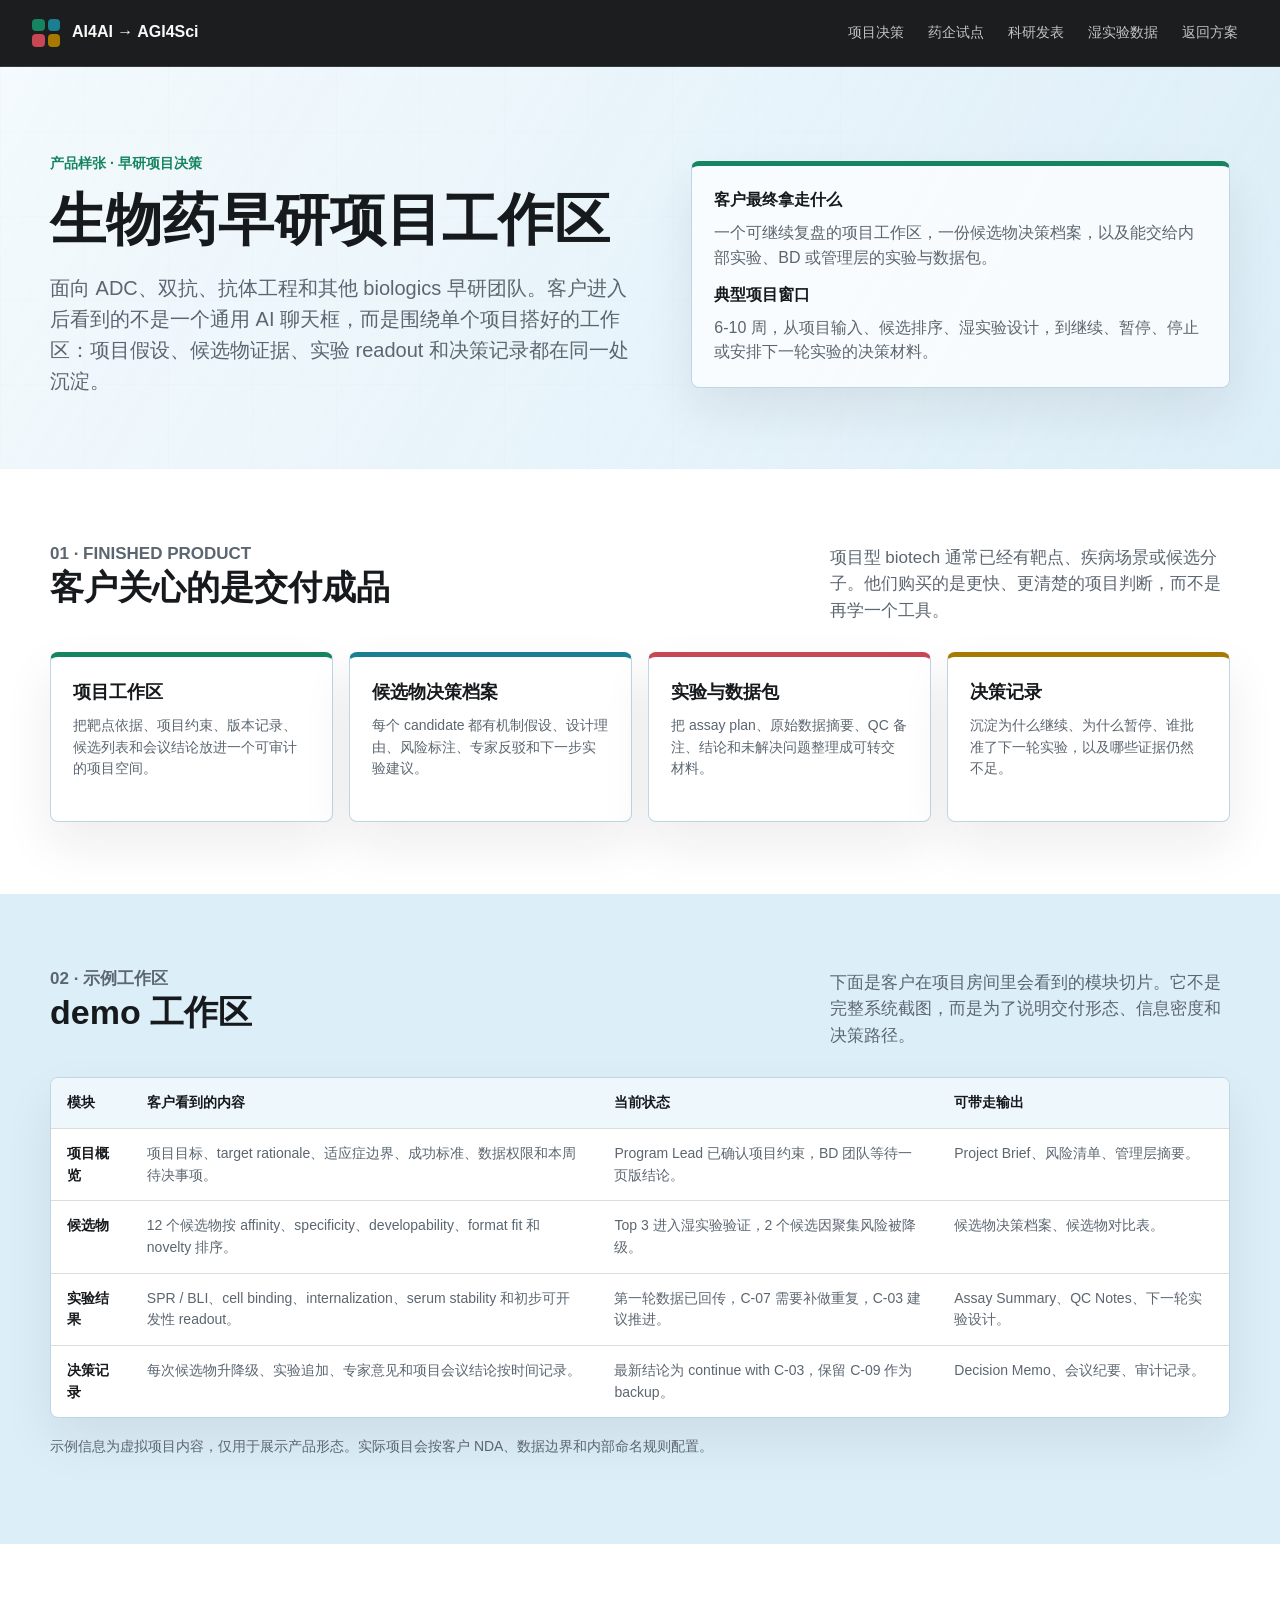
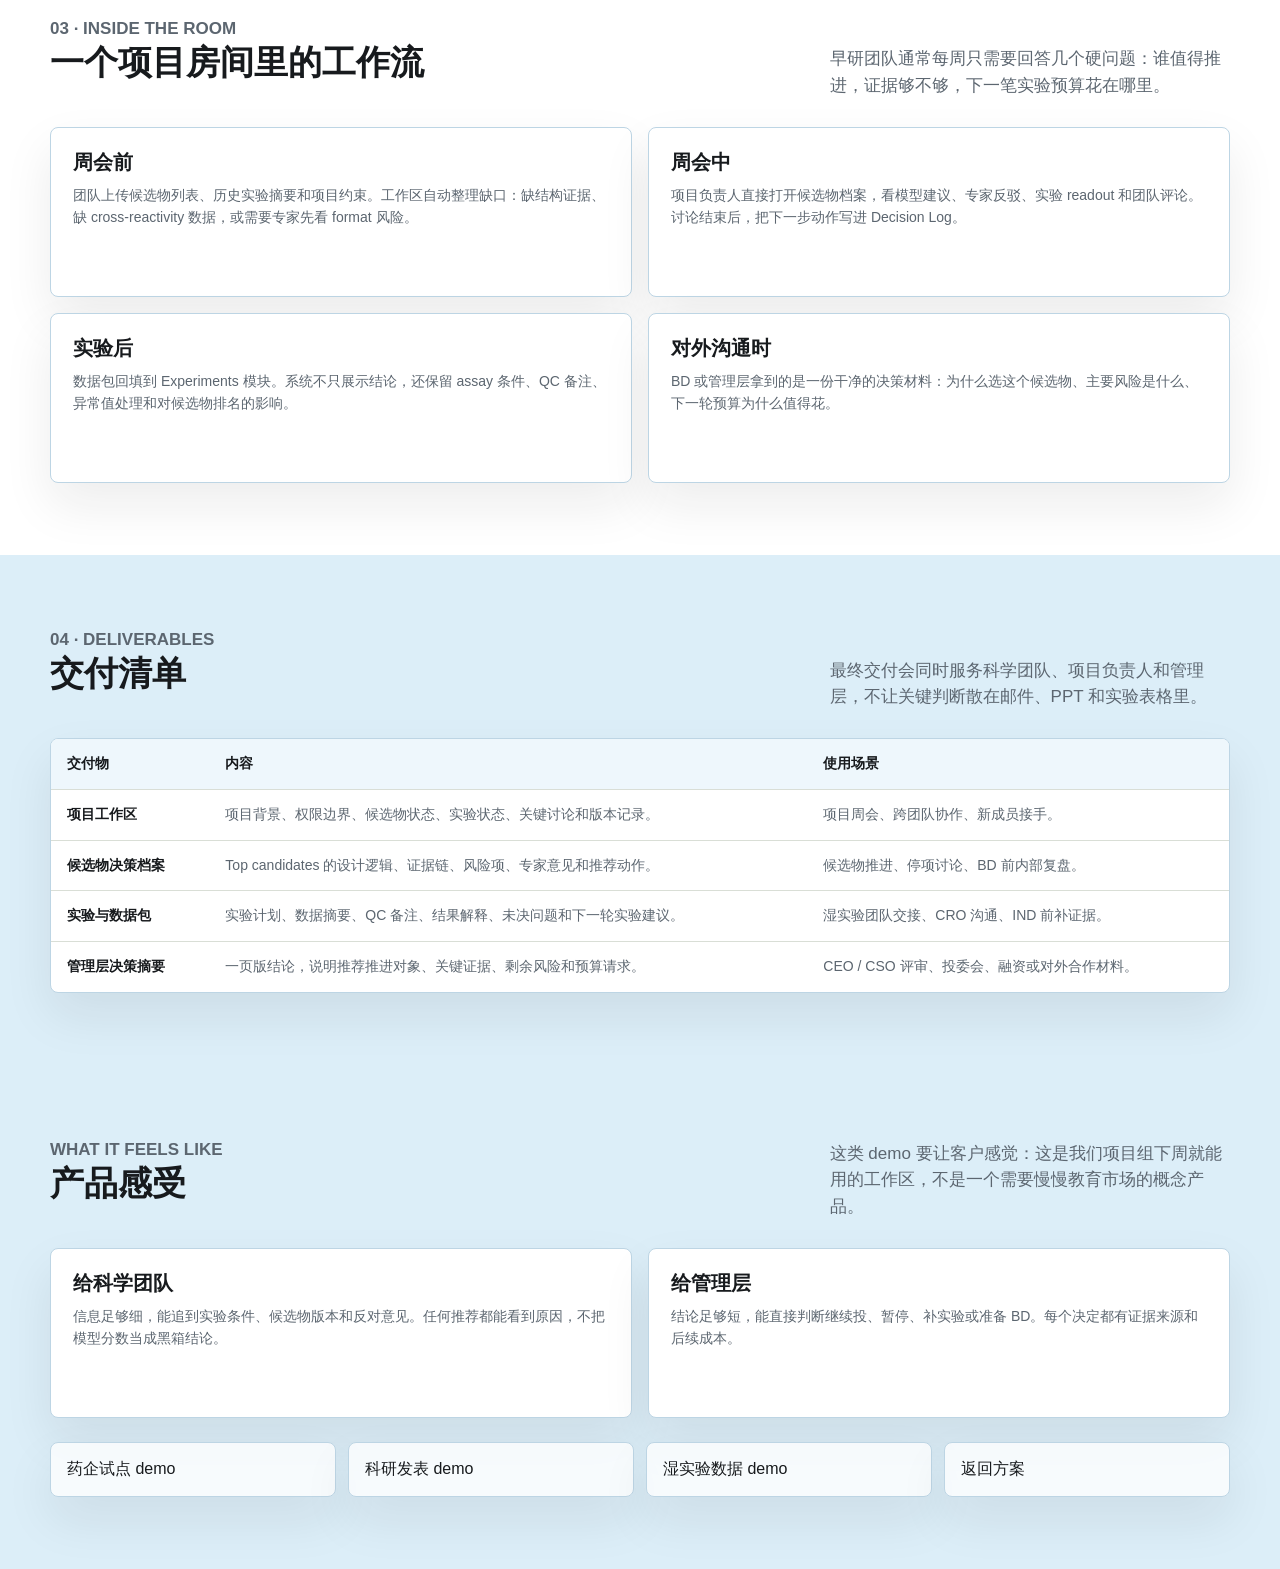
<file: site/pages/product-demos/industrial-decision.html>
<!doctype html>
<html lang="zh-CN">
<head>
  <meta charset="utf-8" />
  <meta name="viewport" content="width=device-width, initial-scale=1" />
  <title>产品 Demo：生物药早研项目工作区 | AI4Sci</title>
  <link rel="stylesheet" href="../../assets/target-user-pages.css" />
</head>
<body>
  <header class="topbar">
    <a class="brand" href="../../index.html#offer" aria-label="返回主页面产品方案">
      <span class="brand-mark" aria-hidden="true"><span></span><span></span><span></span><span></span></span>
      <span>AI4AI → AGI4Sci</span>
    </a>
    <nav class="nav" aria-label="产品 demo 导航">
      <a href="industrial-decision.html">项目决策</a>
      <a href="pharma-pilot.html">药企试点</a>
      <a href="research-publication.html">科研发表</a>
      <a href="wetlab-data.html">湿实验数据</a>
      <a href="../../index.html#offer">返回方案</a>
    </nav>
  </header>

  <main>
    <section class="hero">
      <div class="inner hero-grid">
        <div>
          <p class="eyebrow">产品样张 · 早研项目决策</p>
          <h1>生物药早研项目工作区</h1>
          <p class="lead">面向 ADC、双抗、抗体工程和其他 biologics 早研团队。客户进入后看到的不是一个通用 AI 聊天框，而是围绕单个项目搭好的工作区：项目假设、候选物证据、实验 readout 和决策记录都在同一处沉淀。</p>
        </div>
        <aside class="hero-panel">
          <strong>客户最终拿走什么</strong>
          <p>一个可继续复盘的项目工作区，一份候选物决策档案，以及能交给内部实验、BD 或管理层的实验与数据包。</p>
          <strong>典型项目窗口</strong>
          <p>6-10 周，从项目输入、候选排序、湿实验设计，到继续、暂停、停止或安排下一轮实验的决策材料。</p>
        </aside>
      </div>
    </section>

    <section class="section white">
      <div class="inner">
        <div class="section-heading">
          <div>
            <p class="eyebrow">01 · Finished Product</p>
            <h2>客户关心的是交付成品</h2>
          </div>
          <p>项目型 biotech 通常已经有靶点、疾病场景或候选分子。他们购买的是更快、更清楚的项目判断，而不是再学一个工具。</p>
        </div>
        <div class="kpi-grid">
          <article class="kpi">
            <strong>项目工作区</strong>
            <p>把靶点依据、项目约束、版本记录、候选列表和会议结论放进一个可审计的项目空间。</p>
          </article>
          <article class="kpi">
            <strong>候选物决策档案</strong>
            <p>每个 candidate 都有机制假设、设计理由、风险标注、专家反驳和下一步实验建议。</p>
          </article>
          <article class="kpi">
            <strong>实验与数据包</strong>
            <p>把 assay plan、原始数据摘要、QC 备注、结论和未解决问题整理成可转交材料。</p>
          </article>
          <article class="kpi">
            <strong>决策记录</strong>
            <p>沉淀为什么继续、为什么暂停、谁批准了下一轮实验，以及哪些证据仍然不足。</p>
          </article>
        </div>
      </div>
    </section>

    <section class="section alt">
      <div class="inner">
        <div class="section-heading">
          <div>
            <p class="eyebrow">02 · 示例工作区</p>
            <h2>demo 工作区</h2>
          </div>
          <p>下面是客户在项目房间里会看到的模块切片。它不是完整系统截图，而是为了说明交付形态、信息密度和决策路径。</p>
        </div>
        <div class="table-wrap">
          <table>
            <thead>
              <tr>
                <th>模块</th>
                <th>客户看到的内容</th>
                <th>当前状态</th>
                <th>可带走输出</th>
              </tr>
            </thead>
            <tbody>
              <tr>
                <td><b>项目概览</b></td>
                <td>项目目标、target rationale、适应症边界、成功标准、数据权限和本周待决事项。</td>
                <td>Program Lead 已确认项目约束，BD 团队等待一页版结论。</td>
                <td>Project Brief、风险清单、管理层摘要。</td>
              </tr>
              <tr>
                <td><b>候选物</b></td>
                <td>12 个候选物按 affinity、specificity、developability、format fit 和 novelty 排序。</td>
                <td>Top 3 进入湿实验验证，2 个候选因聚集风险被降级。</td>
                <td>候选物决策档案、候选物对比表。</td>
              </tr>
              <tr>
                <td><b>实验结果</b></td>
                <td>SPR / BLI、cell binding、internalization、serum stability 和初步可开发性 readout。</td>
                <td>第一轮数据已回传，C-07 需要补做重复，C-03 建议推进。</td>
                <td>Assay Summary、QC Notes、下一轮实验设计。</td>
              </tr>
              <tr>
                <td><b>决策记录</b></td>
                <td>每次候选物升降级、实验追加、专家意见和项目会议结论按时间记录。</td>
                <td>最新结论为 continue with C-03，保留 C-09 作为 backup。</td>
                <td>Decision Memo、会议纪要、审计记录。</td>
              </tr>
            </tbody>
          </table>
        </div>
        <p class="note">示例信息为虚拟项目内容，仅用于展示产品形态。实际项目会按客户 NDA、数据边界和内部命名规则配置。</p>
      </div>
    </section>

    <section class="section white">
      <div class="inner">
        <div class="section-heading">
          <div>
            <p class="eyebrow">03 · Inside The Room</p>
            <h2>一个项目房间里的工作流</h2>
          </div>
          <p>早研团队通常每周只需要回答几个硬问题：谁值得推进，证据够不够，下一笔实验预算花在哪里。</p>
        </div>
        <div class="card-grid two">
          <article class="card">
            <h3>周会前</h3>
            <p>团队上传候选物列表、历史实验摘要和项目约束。工作区自动整理缺口：缺结构证据、缺 cross-reactivity 数据，或需要专家先看 format 风险。</p>
          </article>
          <article class="card">
            <h3>周会中</h3>
            <p>项目负责人直接打开候选物档案，看模型建议、专家反驳、实验 readout 和团队评论。讨论结束后，把下一步动作写进 Decision Log。</p>
          </article>
          <article class="card">
            <h3>实验后</h3>
            <p>数据包回填到 Experiments 模块。系统不只展示结论，还保留 assay 条件、QC 备注、异常值处理和对候选物排名的影响。</p>
          </article>
          <article class="card">
            <h3>对外沟通时</h3>
            <p>BD 或管理层拿到的是一份干净的决策材料：为什么选这个候选物、主要风险是什么、下一轮预算为什么值得花。</p>
          </article>
        </div>
      </div>
    </section>

    <section class="section alt">
      <div class="inner">
        <div class="section-heading">
          <div>
            <p class="eyebrow">04 · Deliverables</p>
            <h2>交付清单</h2>
          </div>
          <p>最终交付会同时服务科学团队、项目负责人和管理层，不让关键判断散在邮件、PPT 和实验表格里。</p>
        </div>
        <div class="table-wrap">
          <table>
            <thead>
              <tr>
                <th>交付物</th>
                <th>内容</th>
                <th>使用场景</th>
              </tr>
            </thead>
            <tbody>
              <tr>
                <td><b>项目工作区</b></td>
                <td>项目背景、权限边界、候选物状态、实验状态、关键讨论和版本记录。</td>
                <td>项目周会、跨团队协作、新成员接手。</td>
              </tr>
              <tr>
                <td><b>候选物决策档案</b></td>
                <td>Top candidates 的设计逻辑、证据链、风险项、专家意见和推荐动作。</td>
                <td>候选物推进、停项讨论、BD 前内部复盘。</td>
              </tr>
              <tr>
                <td><b>实验与数据包</b></td>
                <td>实验计划、数据摘要、QC 备注、结果解释、未决问题和下一轮实验建议。</td>
                <td>湿实验团队交接、CRO 沟通、IND 前补证据。</td>
              </tr>
              <tr>
                <td><b>管理层决策摘要</b></td>
                <td>一页版结论，说明推荐推进对象、关键证据、剩余风险和预算请求。</td>
                <td>CEO / CSO 评审、投委会、融资或对外合作材料。</td>
              </tr>
            </tbody>
          </table>
        </div>
      </div>
    </section>

    <section class="section dark">
      <div class="inner">
        <div class="section-heading">
          <div>
            <p class="eyebrow">What It Feels Like</p>
            <h2>产品感受</h2>
          </div>
          <p>这类 demo 要让客户感觉：这是我们项目组下周就能用的工作区，不是一个需要慢慢教育市场的概念产品。</p>
        </div>
        <div class="card-grid two">
          <article class="card">
            <h3>给科学团队</h3>
            <p>信息足够细，能追到实验条件、候选物版本和反对意见。任何推荐都能看到原因，不把模型分数当成黑箱结论。</p>
          </article>
          <article class="card">
            <h3>给管理层</h3>
            <p>结论足够短，能直接判断继续投、暂停、补实验或准备 BD。每个决定都有证据来源和后续成本。</p>
          </article>
        </div>
        <nav class="footer-nav" aria-label="产品 demo 页面切换">
          <a href="pharma-pilot.html">药企试点 demo</a>
          <a href="research-publication.html">科研发表 demo</a>
          <a href="wetlab-data.html">湿实验数据 demo</a>
          <a href="../../index.html#offer">返回方案</a>
        </nav>
      </div>
    </section>
  </main>
</body>
</html>
</file>
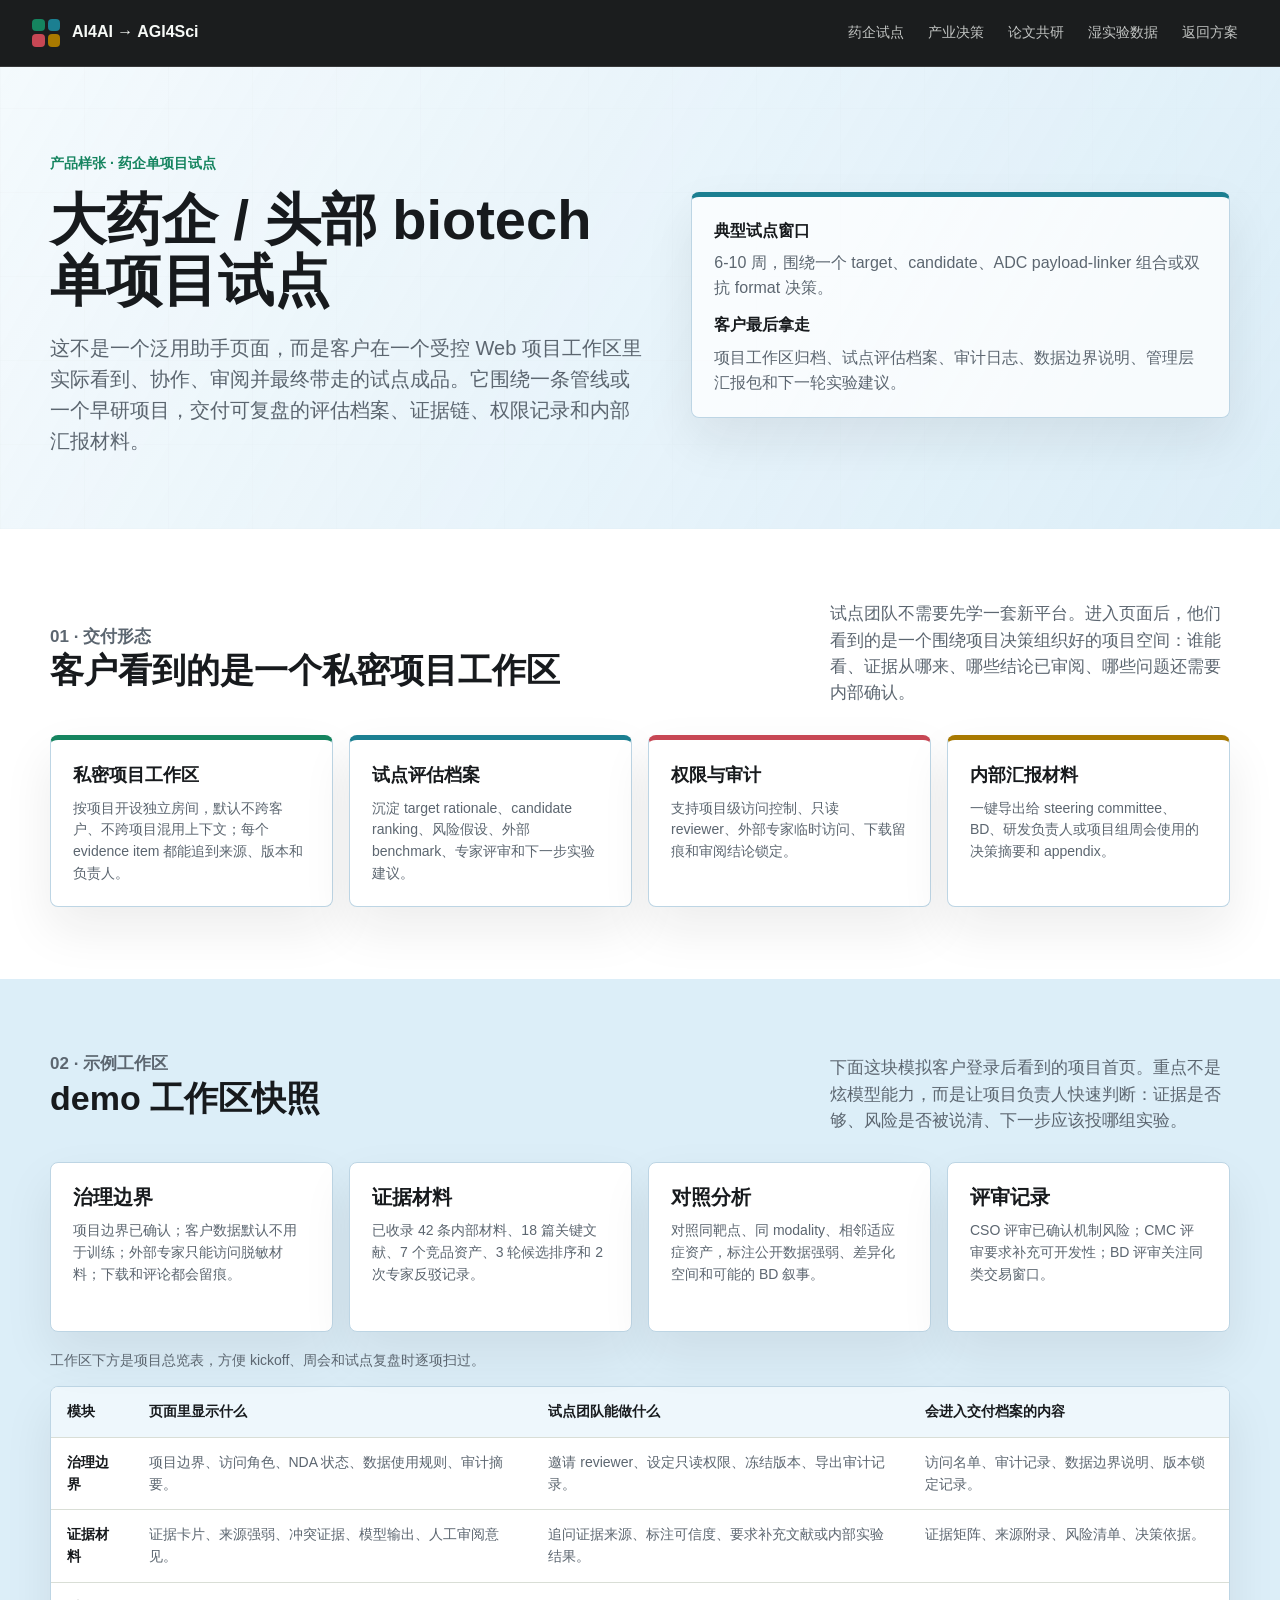
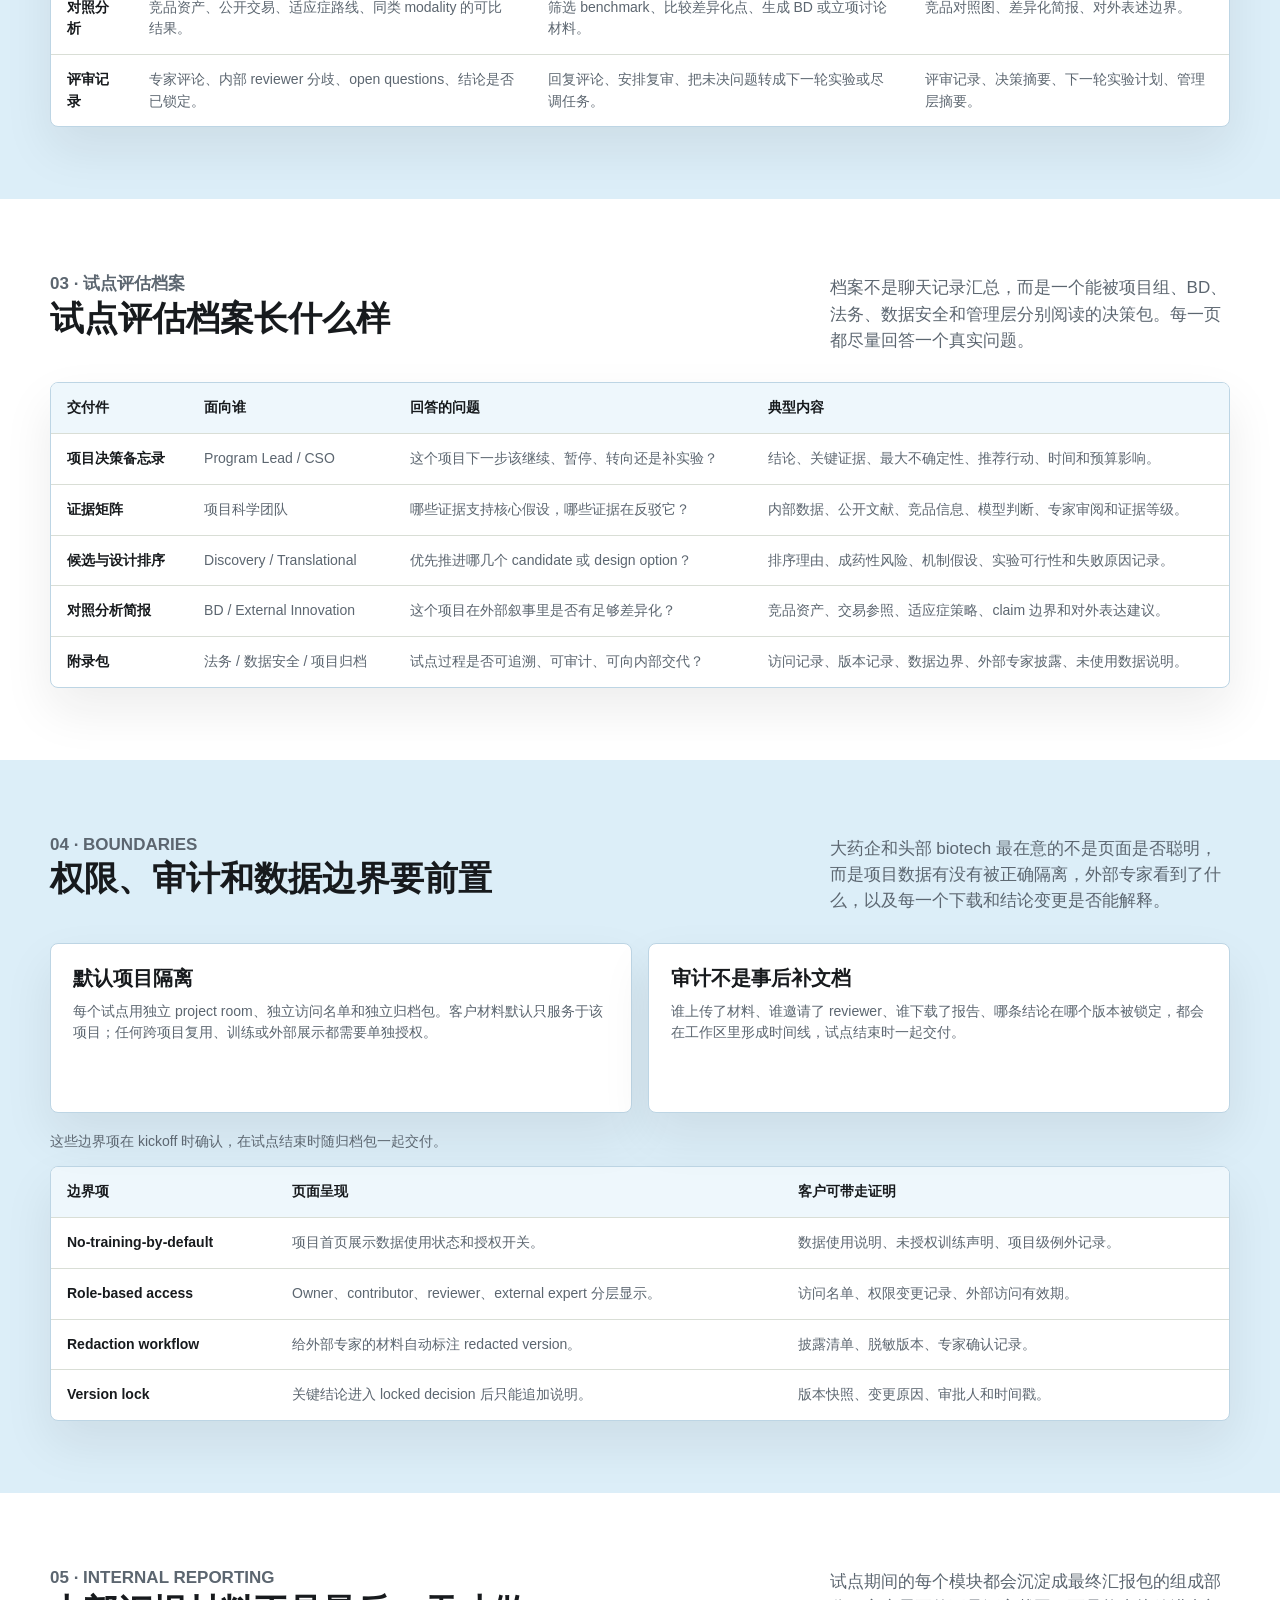
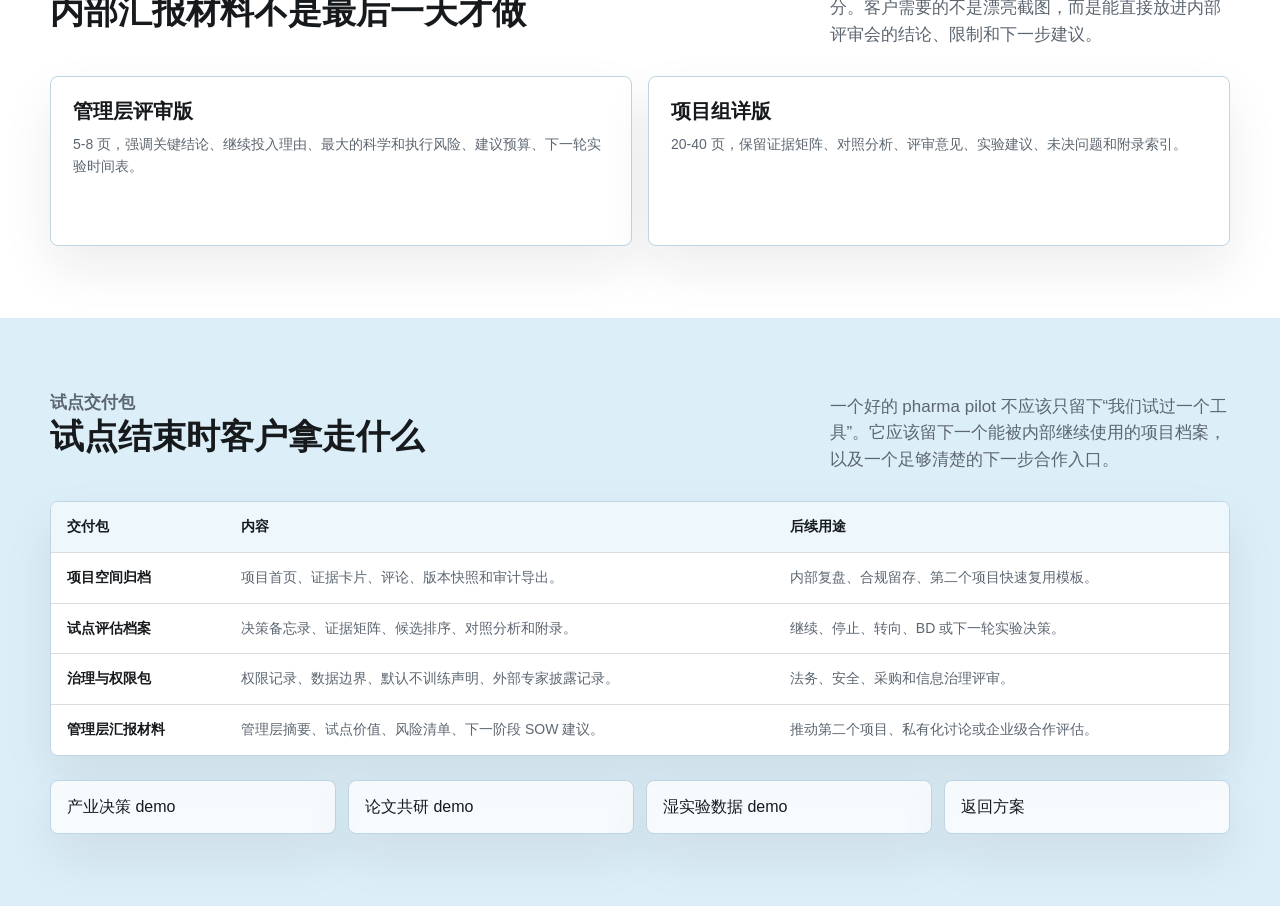
<file: site/pages/product-demos/pharma-pilot.html>
<!doctype html>
<html lang="zh-CN">
<head>
  <meta charset="utf-8" />
  <meta name="viewport" content="width=device-width, initial-scale=1" />
  <title>药企单项目试点 | AI4Sci 产品形态 Demo</title>
  <link rel="stylesheet" href="../../assets/target-user-pages.css" />
</head>
<body>
  <header class="topbar">
    <a class="brand" href="../../index.html#offer" aria-label="返回主页面产品方案">
      <span class="brand-mark" aria-hidden="true"><span></span><span></span><span></span><span></span></span>
      <span>AI4AI → AGI4Sci</span>
    </a>
    <nav class="nav" aria-label="产品 demo 导航">
      <a href="pharma-pilot.html">药企试点</a>
      <a href="industrial-decision.html">产业决策</a>
      <a href="research-publication.html">论文共研</a>
      <a href="wetlab-data.html">湿实验数据</a>
      <a href="../../index.html#offer">返回方案</a>
    </nav>
  </header>

  <main>
    <section class="hero">
      <div class="inner hero-grid">
        <div>
          <p class="eyebrow">产品样张 · 药企单项目试点</p>
          <h1>大药企 / 头部 biotech 单项目试点</h1>
          <p class="lead">这不是一个泛用助手页面，而是客户在一个受控 Web 项目工作区里实际看到、协作、审阅并最终带走的试点成品。它围绕一条管线或一个早研项目，交付可复盘的评估档案、证据链、权限记录和内部汇报材料。</p>
        </div>
        <aside class="hero-panel cyan">
          <strong>典型试点窗口</strong>
          <p>6-10 周，围绕一个 target、candidate、ADC payload-linker 组合或双抗 format 决策。</p>
          <strong>客户最后拿走</strong>
          <p>项目工作区归档、试点评估档案、审计日志、数据边界说明、管理层汇报包和下一轮实验建议。</p>
        </aside>
      </div>
    </section>

    <section class="section white">
      <div class="inner">
        <div class="section-heading">
          <div>
            <p class="eyebrow">01 · 交付形态</p>
            <h2>客户看到的是一个私密项目工作区</h2>
          </div>
          <p>试点团队不需要先学一套新平台。进入页面后，他们看到的是一个围绕项目决策组织好的项目空间：谁能看、证据从哪来、哪些结论已审阅、哪些问题还需要内部确认。</p>
        </div>
        <div class="kpi-grid">
          <article class="kpi">
            <strong>私密项目工作区</strong>
            <p>按项目开设独立房间，默认不跨客户、不跨项目混用上下文；每个 evidence item 都能追到来源、版本和负责人。</p>
          </article>
          <article class="kpi">
            <strong>试点评估档案</strong>
            <p>沉淀 target rationale、candidate ranking、风险假设、外部 benchmark、专家评审和下一步实验建议。</p>
          </article>
          <article class="kpi">
            <strong>权限与审计</strong>
            <p>支持项目级访问控制、只读 reviewer、外部专家临时访问、下载留痕和审阅结论锁定。</p>
          </article>
          <article class="kpi">
            <strong>内部汇报材料</strong>
            <p>一键导出给 steering committee、BD、研发负责人或项目组周会使用的决策摘要和 appendix。</p>
          </article>
        </div>
      </div>
    </section>

    <section class="section alt">
      <div class="inner">
        <div class="section-heading">
          <div>
            <p class="eyebrow">02 · 示例工作区</p>
            <h2>demo 工作区快照</h2>
          </div>
          <p>下面这块模拟客户登录后看到的项目首页。重点不是炫模型能力，而是让项目负责人快速判断：证据是否够、风险是否被说清、下一步应该投哪组实验。</p>
        </div>
        <div class="card-grid">
          <article class="card">
            <h3>治理边界</h3>
            <p>项目边界已确认；客户数据默认不用于训练；外部专家只能访问脱敏材料；下载和评论都会留痕。</p>
          </article>
          <article class="card">
            <h3>证据材料</h3>
            <p>已收录 42 条内部材料、18 篇关键文献、7 个竞品资产、3 轮候选排序和 2 次专家反驳记录。</p>
          </article>
          <article class="card">
            <h3>对照分析</h3>
            <p>对照同靶点、同 modality、相邻适应症资产，标注公开数据强弱、差异化空间和可能的 BD 叙事。</p>
          </article>
          <article class="card">
            <h3>评审记录</h3>
            <p>CSO 评审已确认机制风险；CMC 评审要求补充可开发性；BD 评审关注同类交易窗口。</p>
          </article>
        </div>
        <p class="note">工作区下方是项目总览表，方便 kickoff、周会和试点复盘时逐项扫过。</p>
        <div class="table-wrap">
          <table>
            <thead>
              <tr>
                <th>模块</th>
                <th>页面里显示什么</th>
                <th>试点团队能做什么</th>
                <th>会进入交付档案的内容</th>
              </tr>
            </thead>
            <tbody>
              <tr>
                <td><b>治理边界</b></td>
                <td>项目边界、访问角色、NDA 状态、数据使用规则、审计摘要。</td>
                <td>邀请 reviewer、设定只读权限、冻结版本、导出审计记录。</td>
                <td>访问名单、审计记录、数据边界说明、版本锁定记录。</td>
              </tr>
              <tr>
                <td><b>证据材料</b></td>
                <td>证据卡片、来源强弱、冲突证据、模型输出、人工审阅意见。</td>
                <td>追问证据来源、标注可信度、要求补充文献或内部实验结果。</td>
                <td>证据矩阵、来源附录、风险清单、决策依据。</td>
              </tr>
              <tr>
                <td><b>对照分析</b></td>
                <td>竞品资产、公开交易、适应症路线、同类 modality 的可比结果。</td>
                <td>筛选 benchmark、比较差异化点、生成 BD 或立项讨论材料。</td>
                <td>竞品对照图、差异化简报、对外表述边界。</td>
              </tr>
              <tr>
                <td><b>评审记录</b></td>
                <td>专家评论、内部 reviewer 分歧、open questions、结论是否已锁定。</td>
                <td>回复评论、安排复审、把未决问题转成下一轮实验或尽调任务。</td>
                <td>评审记录、决策摘要、下一轮实验计划、管理层摘要。</td>
              </tr>
            </tbody>
          </table>
        </div>
      </div>
    </section>

    <section class="section white">
      <div class="inner">
        <div class="section-heading">
          <div>
            <p class="eyebrow">03 · 试点评估档案</p>
            <h2>试点评估档案长什么样</h2>
          </div>
          <p>档案不是聊天记录汇总，而是一个能被项目组、BD、法务、数据安全和管理层分别阅读的决策包。每一页都尽量回答一个真实问题。</p>
        </div>
        <div class="table-wrap">
          <table>
            <thead>
              <tr>
                <th>交付件</th>
                <th>面向谁</th>
                <th>回答的问题</th>
                <th>典型内容</th>
              </tr>
            </thead>
            <tbody>
              <tr>
                <td><b>项目决策备忘录</b></td>
                <td>Program Lead / CSO</td>
                <td>这个项目下一步该继续、暂停、转向还是补实验？</td>
                <td>结论、关键证据、最大不确定性、推荐行动、时间和预算影响。</td>
              </tr>
              <tr>
                <td><b>证据矩阵</b></td>
                <td>项目科学团队</td>
                <td>哪些证据支持核心假设，哪些证据在反驳它？</td>
                <td>内部数据、公开文献、竞品信息、模型判断、专家审阅和证据等级。</td>
              </tr>
              <tr>
                <td><b>候选与设计排序</b></td>
                <td>Discovery / Translational</td>
                <td>优先推进哪几个 candidate 或 design option？</td>
                <td>排序理由、成药性风险、机制假设、实验可行性和失败原因记录。</td>
              </tr>
              <tr>
                <td><b>对照分析简报</b></td>
                <td>BD / External Innovation</td>
                <td>这个项目在外部叙事里是否有足够差异化？</td>
                <td>竞品资产、交易参照、适应症策略、claim 边界和对外表达建议。</td>
              </tr>
              <tr>
                <td><b>附录包</b></td>
                <td>法务 / 数据安全 / 项目归档</td>
                <td>试点过程是否可追溯、可审计、可向内部交代？</td>
                <td>访问记录、版本记录、数据边界、外部专家披露、未使用数据说明。</td>
              </tr>
            </tbody>
          </table>
        </div>
      </div>
    </section>

    <section class="section alt">
      <div class="inner">
        <div class="section-heading">
          <div>
            <p class="eyebrow">04 · Boundaries</p>
            <h2>权限、审计和数据边界要前置</h2>
          </div>
          <p>大药企和头部 biotech 最在意的不是页面是否聪明，而是项目数据有没有被正确隔离，外部专家看到了什么，以及每一个下载和结论变更是否能解释。</p>
        </div>
        <div class="card-grid two">
          <article class="card">
            <h3>默认项目隔离</h3>
            <p>每个试点用独立 project room、独立访问名单和独立归档包。客户材料默认只服务于该项目；任何跨项目复用、训练或外部展示都需要单独授权。</p>
          </article>
          <article class="card">
            <h3>审计不是事后补文档</h3>
            <p>谁上传了材料、谁邀请了 reviewer、谁下载了报告、哪条结论在哪个版本被锁定，都会在工作区里形成时间线，试点结束时一起交付。</p>
          </article>
        </div>
        <p class="note">这些边界项在 kickoff 时确认，在试点结束时随归档包一起交付。</p>
        <div class="table-wrap">
          <table>
            <thead>
              <tr>
                <th>边界项</th>
                <th>页面呈现</th>
                <th>客户可带走证明</th>
              </tr>
            </thead>
            <tbody>
              <tr><td><b>No-training-by-default</b></td><td>项目首页展示数据使用状态和授权开关。</td><td>数据使用说明、未授权训练声明、项目级例外记录。</td></tr>
              <tr><td><b>Role-based access</b></td><td>Owner、contributor、reviewer、external expert 分层显示。</td><td>访问名单、权限变更记录、外部访问有效期。</td></tr>
              <tr><td><b>Redaction workflow</b></td><td>给外部专家的材料自动标注 redacted version。</td><td>披露清单、脱敏版本、专家确认记录。</td></tr>
              <tr><td><b>Version lock</b></td><td>关键结论进入 locked decision 后只能追加说明。</td><td>版本快照、变更原因、审批人和时间戳。</td></tr>
            </tbody>
          </table>
        </div>
      </div>
    </section>

    <section class="section white">
      <div class="inner">
        <div class="section-heading">
          <div>
            <p class="eyebrow">05 · Internal Reporting</p>
            <h2>内部汇报材料不是最后一天才做</h2>
          </div>
          <p>试点期间的每个模块都会沉淀成最终汇报包的组成部分。客户需要的不是漂亮截图，而是能直接放进内部评审会的结论、限制和下一步建议。</p>
        </div>
        <div class="card-grid two">
          <article class="card">
            <h3>管理层评审版</h3>
            <p>5-8 页，强调关键结论、继续投入理由、最大的科学和执行风险、建议预算、下一轮实验时间表。</p>
          </article>
          <article class="card">
            <h3>项目组详版</h3>
            <p>20-40 页，保留证据矩阵、对照分析、评审意见、实验建议、未决问题和附录索引。</p>
          </article>
        </div>
      </div>
    </section>

    <section class="section dark">
      <div class="inner">
        <div class="section-heading">
          <div>
            <p class="eyebrow">试点交付包</p>
            <h2>试点结束时客户拿走什么</h2>
          </div>
          <p>一个好的 pharma pilot 不应该只留下“我们试过一个工具”。它应该留下一个能被内部继续使用的项目档案，以及一个足够清楚的下一步合作入口。</p>
        </div>
        <div class="table-wrap">
          <table>
            <thead>
              <tr>
                <th>交付包</th>
                <th>内容</th>
                <th>后续用途</th>
              </tr>
            </thead>
            <tbody>
              <tr><td><b>项目空间归档</b></td><td>项目首页、证据卡片、评论、版本快照和审计导出。</td><td>内部复盘、合规留存、第二个项目快速复用模板。</td></tr>
              <tr><td><b>试点评估档案</b></td><td>决策备忘录、证据矩阵、候选排序、对照分析和附录。</td><td>继续、停止、转向、BD 或下一轮实验决策。</td></tr>
              <tr><td><b>治理与权限包</b></td><td>权限记录、数据边界、默认不训练声明、外部专家披露记录。</td><td>法务、安全、采购和信息治理评审。</td></tr>
              <tr><td><b>管理层汇报材料</b></td><td>管理层摘要、试点价值、风险清单、下一阶段 SOW 建议。</td><td>推动第二个项目、私有化讨论或企业级合作评估。</td></tr>
            </tbody>
          </table>
        </div>
        <nav class="footer-nav" aria-label="页面切换">
          <a href="industrial-decision.html">产业决策 demo</a>
          <a href="research-publication.html">论文共研 demo</a>
          <a href="wetlab-data.html">湿实验数据 demo</a>
          <a href="../../index.html#offer">返回方案</a>
        </nav>
      </div>
    </section>
  </main>
</body>
</html>
</file>
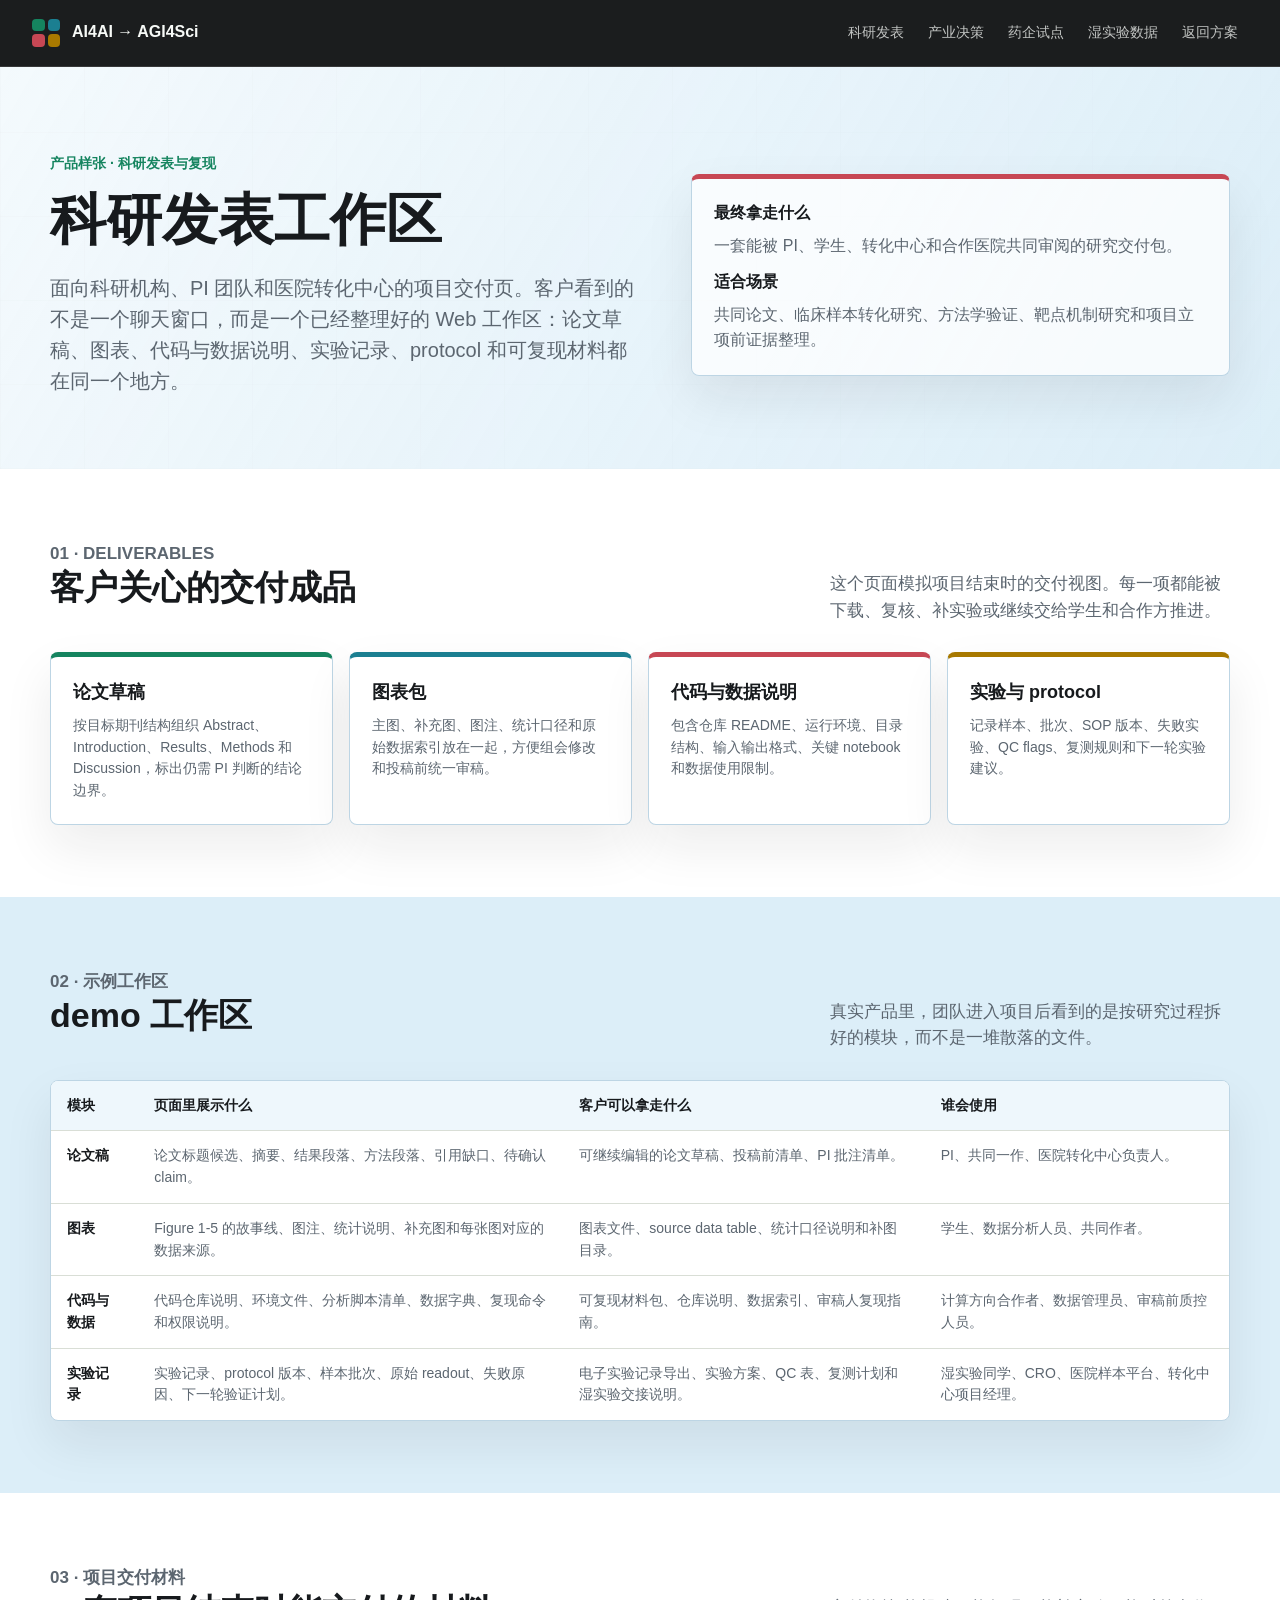
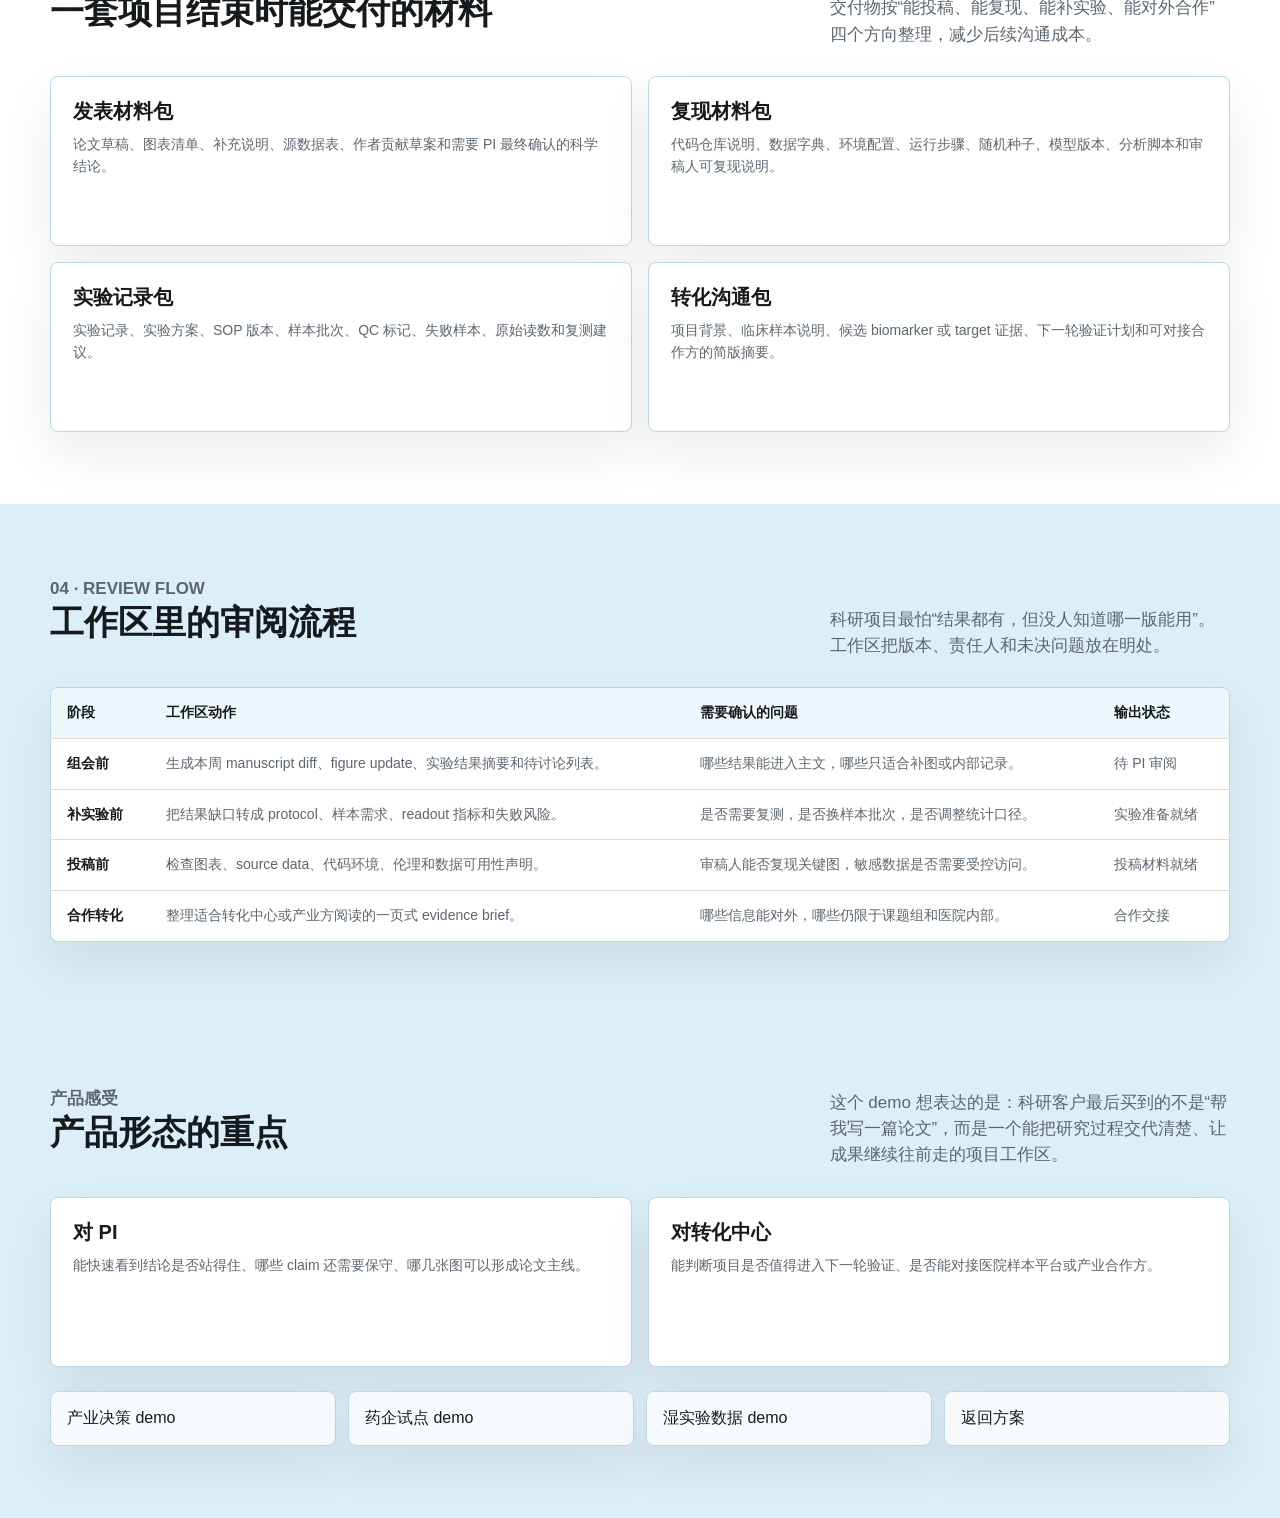
<file: site/pages/product-demos/research-publication.html>
<!doctype html>
<html lang="zh-CN">
<head>
  <meta charset="utf-8" />
  <meta name="viewport" content="width=device-width, initial-scale=1" />
  <title>科研发表工作区 | AI4Sci 产品形态 Demo</title>
  <link rel="stylesheet" href="../../assets/target-user-pages.css" />
</head>
<body>
  <header class="topbar">
    <a class="brand" href="../../index.html#offer" aria-label="返回主页面产品方案">
      <span class="brand-mark" aria-hidden="true"><span></span><span></span><span></span><span></span></span>
      <span>AI4AI → AGI4Sci</span>
    </a>
    <nav class="nav" aria-label="产品 demo 导航">
      <a href="research-publication.html">科研发表</a>
      <a href="industrial-decision.html">产业决策</a>
      <a href="pharma-pilot.html">药企试点</a>
      <a href="wetlab-data.html">湿实验数据</a>
      <a href="../../index.html#offer">返回方案</a>
    </nav>
  </header>

  <main>
    <section class="hero">
      <div class="inner hero-grid">
        <div>
          <p class="eyebrow">产品样张 · 科研发表与复现</p>
          <h1>科研发表工作区</h1>
          <p class="lead">面向科研机构、PI 团队和医院转化中心的项目交付页。客户看到的不是一个聊天窗口，而是一个已经整理好的 Web 工作区：论文草稿、图表、代码与数据说明、实验记录、protocol 和可复现材料都在同一个地方。</p>
        </div>
        <aside class="hero-panel coral">
          <strong>最终拿走什么</strong>
          <p>一套能被 PI、学生、转化中心和合作医院共同审阅的研究交付包。</p>
          <strong>适合场景</strong>
          <p>共同论文、临床样本转化研究、方法学验证、靶点机制研究和项目立项前证据整理。</p>
        </aside>
      </div>
    </section>

    <section class="section white">
      <div class="inner">
        <div class="section-heading">
          <div>
            <p class="eyebrow">01 · Deliverables</p>
            <h2>客户关心的交付成品</h2>
          </div>
          <p>这个页面模拟项目结束时的交付视图。每一项都能被下载、复核、补实验或继续交给学生和合作方推进。</p>
        </div>
        <div class="kpi-grid">
          <article class="kpi">
            <strong>论文草稿</strong>
            <p>按目标期刊结构组织 Abstract、Introduction、Results、Methods 和 Discussion，标出仍需 PI 判断的结论边界。</p>
          </article>
          <article class="kpi">
            <strong>图表包</strong>
            <p>主图、补充图、图注、统计口径和原始数据索引放在一起，方便组会修改和投稿前统一审稿。</p>
          </article>
          <article class="kpi">
            <strong>代码与数据说明</strong>
            <p>包含仓库 README、运行环境、目录结构、输入输出格式、关键 notebook 和数据使用限制。</p>
          </article>
          <article class="kpi">
            <strong>实验与 protocol</strong>
            <p>记录样本、批次、SOP 版本、失败实验、QC flags、复测规则和下一轮实验建议。</p>
          </article>
        </div>
      </div>
    </section>

    <section class="section alt">
      <div class="inner">
        <div class="section-heading">
          <div>
            <p class="eyebrow">02 · 示例工作区</p>
            <h2>demo 工作区</h2>
          </div>
          <p>真实产品里，团队进入项目后看到的是按研究过程拆好的模块，而不是一堆散落的文件。</p>
        </div>
        <div class="table-wrap">
          <table>
            <thead>
              <tr>
                <th>模块</th>
                <th>页面里展示什么</th>
                <th>客户可以拿走什么</th>
                <th>谁会使用</th>
              </tr>
            </thead>
            <tbody>
              <tr>
                <td><b>论文稿</b></td>
                <td>论文标题候选、摘要、结果段落、方法段落、引用缺口、待确认 claim。</td>
                <td>可继续编辑的论文草稿、投稿前清单、PI 批注清单。</td>
                <td>PI、共同一作、医院转化中心负责人。</td>
              </tr>
              <tr>
                <td><b>图表</b></td>
                <td>Figure 1-5 的故事线、图注、统计说明、补充图和每张图对应的数据来源。</td>
                <td>图表文件、source data table、统计口径说明和补图目录。</td>
                <td>学生、数据分析人员、共同作者。</td>
              </tr>
              <tr>
                <td><b>代码与数据</b></td>
                <td>代码仓库说明、环境文件、分析脚本清单、数据字典、复现命令和权限说明。</td>
                <td>可复现材料包、仓库说明、数据索引、审稿人复现指南。</td>
                <td>计算方向合作者、数据管理员、审稿前质控人员。</td>
              </tr>
              <tr>
                <td><b>实验记录</b></td>
                <td>实验记录、protocol 版本、样本批次、原始 readout、失败原因、下一轮验证计划。</td>
                <td>电子实验记录导出、实验方案、QC 表、复测计划和湿实验交接说明。</td>
                <td>湿实验同学、CRO、医院样本平台、转化中心项目经理。</td>
              </tr>
            </tbody>
          </table>
        </div>
      </div>
    </section>

    <section class="section white">
      <div class="inner">
        <div class="section-heading">
          <div>
            <p class="eyebrow">03 · 项目交付材料</p>
            <h2>一套项目结束时能交付的材料</h2>
          </div>
          <p>交付物按“能投稿、能复现、能补实验、能对外合作”四个方向整理，减少后续沟通成本。</p>
        </div>
        <div class="card-grid two">
          <article class="card">
            <h3>发表材料包</h3>
            <p>论文草稿、图表清单、补充说明、源数据表、作者贡献草案和需要 PI 最终确认的科学结论。</p>
          </article>
          <article class="card">
            <h3>复现材料包</h3>
            <p>代码仓库说明、数据字典、环境配置、运行步骤、随机种子、模型版本、分析脚本和审稿人可复现说明。</p>
          </article>
          <article class="card">
            <h3>实验记录包</h3>
            <p>实验记录、实验方案、SOP 版本、样本批次、QC 标记、失败样本、原始读数和复测建议。</p>
          </article>
          <article class="card">
            <h3>转化沟通包</h3>
            <p>项目背景、临床样本说明、候选 biomarker 或 target 证据、下一轮验证计划和可对接合作方的简版摘要。</p>
          </article>
        </div>
      </div>
    </section>

    <section class="section alt">
      <div class="inner">
        <div class="section-heading">
          <div>
            <p class="eyebrow">04 · Review Flow</p>
            <h2>工作区里的审阅流程</h2>
          </div>
          <p>科研项目最怕“结果都有，但没人知道哪一版能用”。工作区把版本、责任人和未决问题放在明处。</p>
        </div>
        <div class="table-wrap">
          <table>
            <thead>
              <tr>
                <th>阶段</th>
                <th>工作区动作</th>
                <th>需要确认的问题</th>
                <th>输出状态</th>
              </tr>
            </thead>
            <tbody>
              <tr>
                <td><b>组会前</b></td>
                <td>生成本周 manuscript diff、figure update、实验结果摘要和待讨论列表。</td>
                <td>哪些结果能进入主文，哪些只适合补图或内部记录。</td>
                <td>待 PI 审阅</td>
              </tr>
              <tr>
                <td><b>补实验前</b></td>
                <td>把结果缺口转成 protocol、样本需求、readout 指标和失败风险。</td>
                <td>是否需要复测，是否换样本批次，是否调整统计口径。</td>
                <td>实验准备就绪</td>
              </tr>
              <tr>
                <td><b>投稿前</b></td>
                <td>检查图表、source data、代码环境、伦理和数据可用性声明。</td>
                <td>审稿人能否复现关键图，敏感数据是否需要受控访问。</td>
                <td>投稿材料就绪</td>
              </tr>
              <tr>
                <td><b>合作转化</b></td>
                <td>整理适合转化中心或产业方阅读的一页式 evidence brief。</td>
                <td>哪些信息能对外，哪些仍限于课题组和医院内部。</td>
                <td>合作交接</td>
              </tr>
            </tbody>
          </table>
        </div>
      </div>
    </section>

    <section class="section dark">
      <div class="inner">
        <div class="section-heading">
          <div>
            <p class="eyebrow">产品感受</p>
            <h2>产品形态的重点</h2>
          </div>
          <p>这个 demo 想表达的是：科研客户最后买到的不是“帮我写一篇论文”，而是一个能把研究过程交代清楚、让成果继续往前走的项目工作区。</p>
        </div>
        <div class="card-grid two">
          <article class="card">
            <h3>对 PI</h3>
            <p>能快速看到结论是否站得住、哪些 claim 还需要保守、哪几张图可以形成论文主线。</p>
          </article>
          <article class="card">
            <h3>对转化中心</h3>
            <p>能判断项目是否值得进入下一轮验证、是否能对接医院样本平台或产业合作方。</p>
          </article>
        </div>
        <nav class="footer-nav" aria-label="产品 demo 页面切换">
          <a href="industrial-decision.html">产业决策 demo</a>
          <a href="pharma-pilot.html">药企试点 demo</a>
          <a href="wetlab-data.html">湿实验数据 demo</a>
          <a href="../../index.html#offer">返回方案</a>
        </nav>
      </div>
    </section>
  </main>
</body>
</html>
</file>
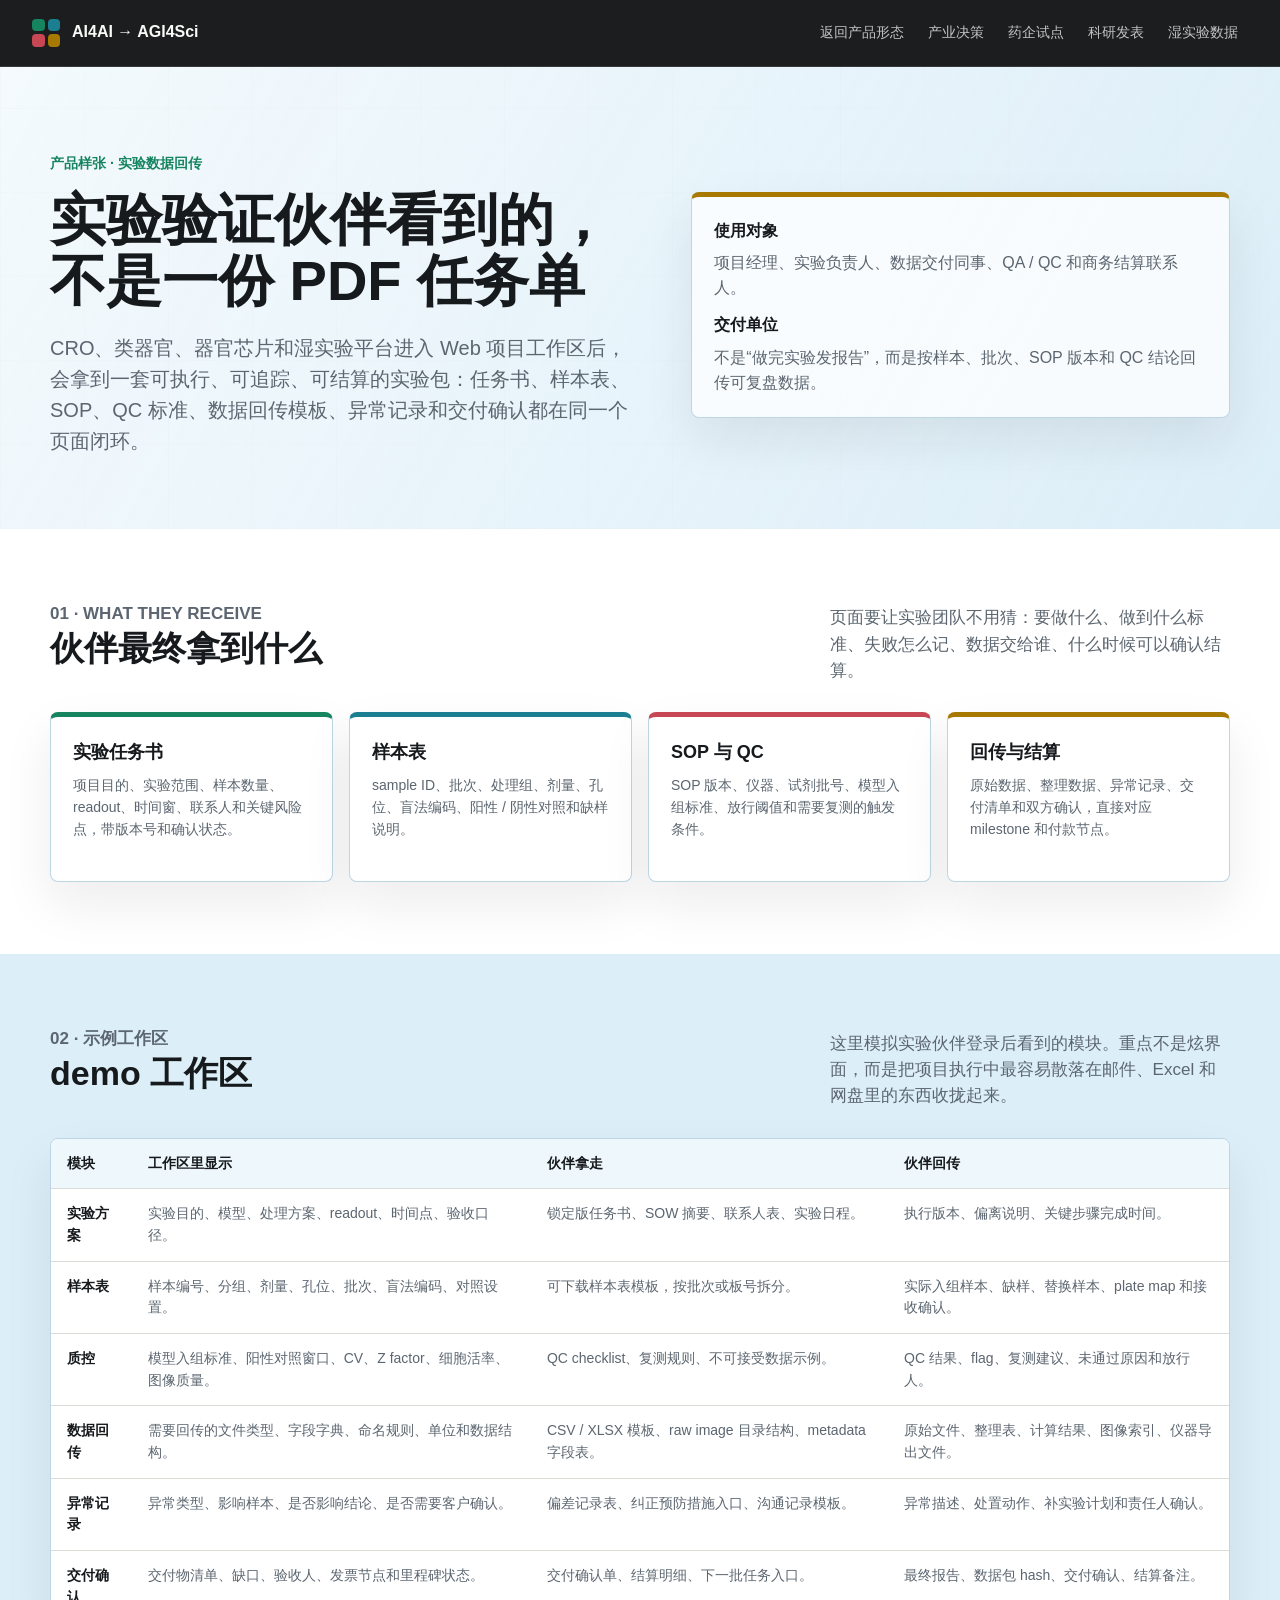
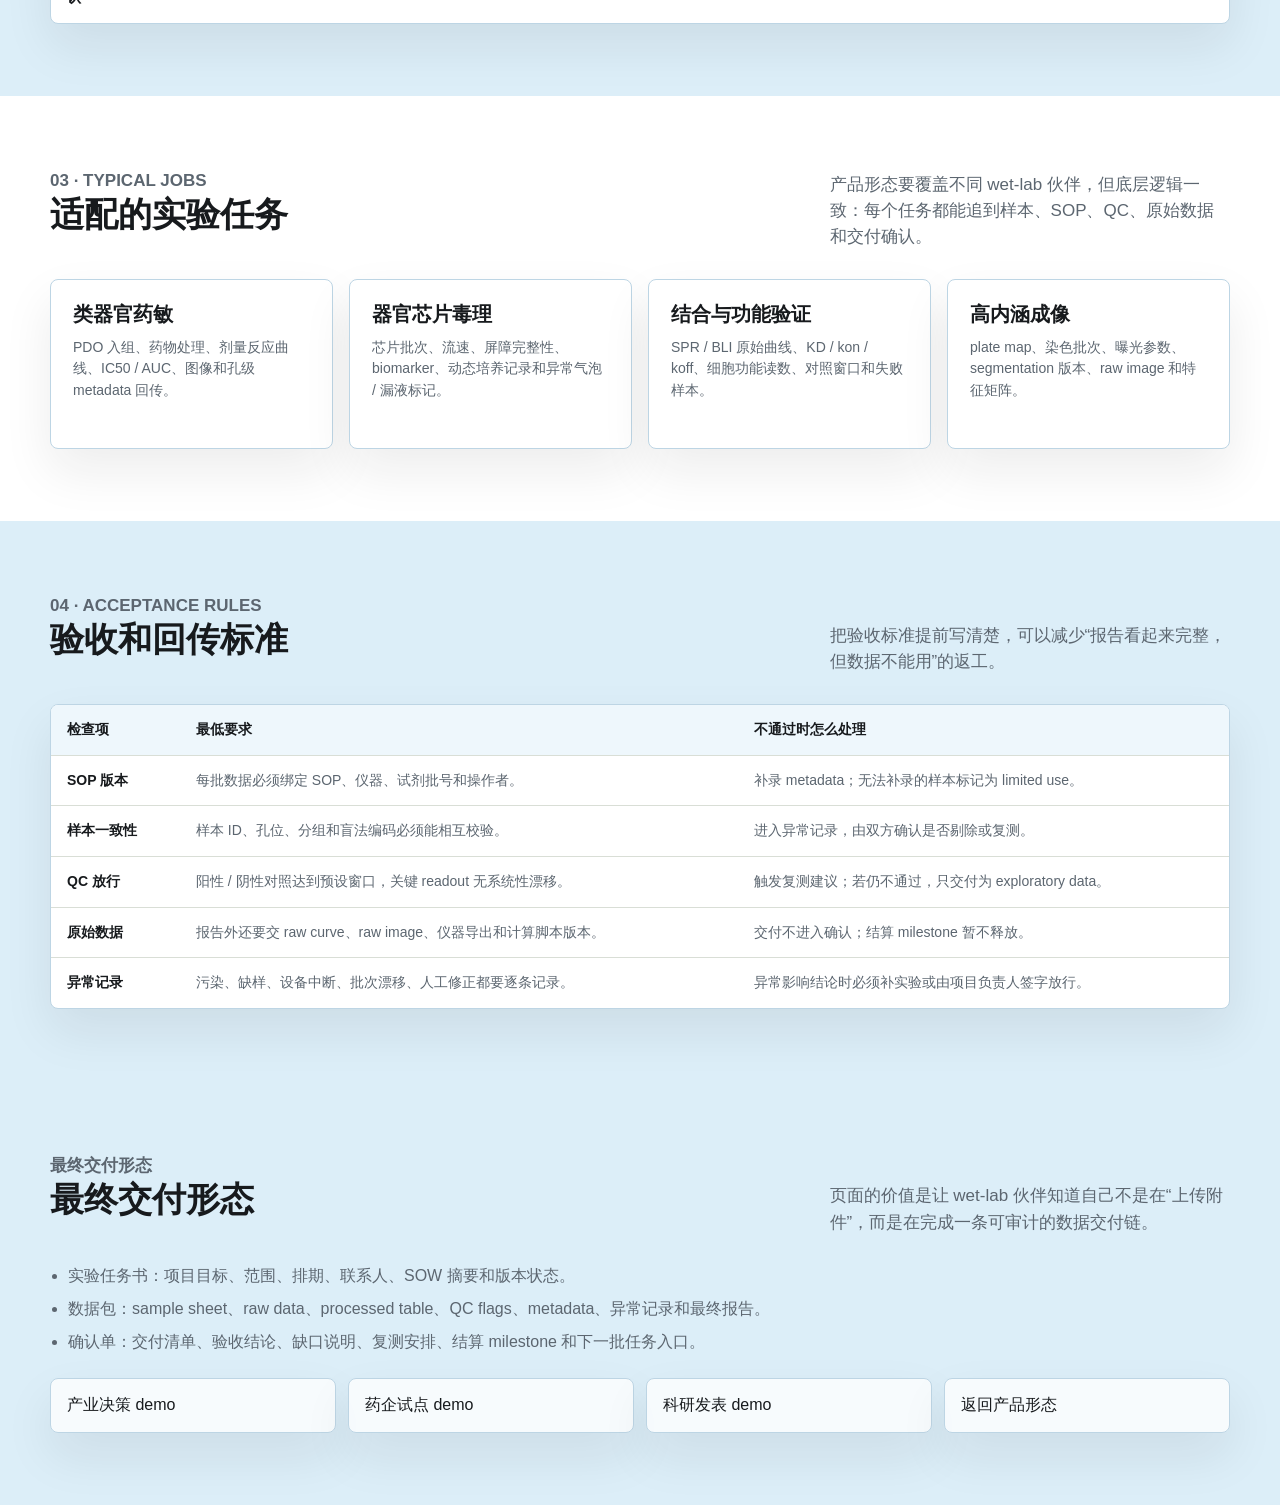
<file: site/pages/product-demos/wetlab-data.html>
<!doctype html>
<html lang="zh-CN">
<head>
  <meta charset="utf-8" />
  <meta name="viewport" content="width=device-width, initial-scale=1" />
  <title>湿实验数据回传工作区 | AI4Sci 产品形态 Demo</title>
  <link rel="stylesheet" href="../../assets/target-user-pages.css" />
</head>
<body>
  <header class="topbar">
    <a class="brand" href="../../index.html#offer" aria-label="返回主页面产品形态">
      <span class="brand-mark" aria-hidden="true"><span></span><span></span><span></span><span></span></span>
      <span>AI4AI → AGI4Sci</span>
    </a>
    <nav class="nav" aria-label="产品 demo 导航">
      <a href="../../index.html#offer">返回产品形态</a>
      <a href="industrial-decision.html">产业决策</a>
      <a href="pharma-pilot.html">药企试点</a>
      <a href="research-publication.html">科研发表</a>
      <a href="wetlab-data.html">湿实验数据</a>
    </nav>
  </header>

  <main>
    <section class="hero">
      <div class="inner hero-grid">
        <div>
          <p class="eyebrow">产品样张 · 实验数据回传</p>
          <h1>实验验证伙伴看到的，不是一份 PDF 任务单</h1>
          <p class="lead">CRO、类器官、器官芯片和湿实验平台进入 Web 项目工作区后，会拿到一套可执行、可追踪、可结算的实验包：任务书、样本表、SOP、QC 标准、数据回传模板、异常记录和交付确认都在同一个页面闭环。</p>
        </div>
        <aside class="hero-panel gold">
          <strong>使用对象</strong>
          <p>项目经理、实验负责人、数据交付同事、QA / QC 和商务结算联系人。</p>
          <strong>交付单位</strong>
          <p>不是“做完实验发报告”，而是按样本、批次、SOP 版本和 QC 结论回传可复盘数据。</p>
        </aside>
      </div>
    </section>

    <section class="section white">
      <div class="inner">
        <div class="section-heading">
          <div>
            <p class="eyebrow">01 · What They Receive</p>
            <h2>伙伴最终拿到什么</h2>
          </div>
          <p>页面要让实验团队不用猜：要做什么、做到什么标准、失败怎么记、数据交给谁、什么时候可以确认结算。</p>
        </div>
        <div class="kpi-grid">
          <article class="kpi">
            <strong>实验任务书</strong>
            <p>项目目的、实验范围、样本数量、readout、时间窗、联系人和关键风险点，带版本号和确认状态。</p>
          </article>
          <article class="kpi">
            <strong>样本表</strong>
            <p>sample ID、批次、处理组、剂量、孔位、盲法编码、阳性 / 阴性对照和缺样说明。</p>
          </article>
          <article class="kpi">
            <strong>SOP 与 QC</strong>
            <p>SOP 版本、仪器、试剂批号、模型入组标准、放行阈值和需要复测的触发条件。</p>
          </article>
          <article class="kpi">
            <strong>回传与结算</strong>
            <p>原始数据、整理数据、异常记录、交付清单和双方确认，直接对应 milestone 和付款节点。</p>
          </article>
        </div>
      </div>
    </section>

    <section class="section alt">
      <div class="inner">
        <div class="section-heading">
          <div>
            <p class="eyebrow">02 · 示例工作区</p>
            <h2>demo 工作区</h2>
          </div>
          <p>这里模拟实验伙伴登录后看到的模块。重点不是炫界面，而是把项目执行中最容易散落在邮件、Excel 和网盘里的东西收拢起来。</p>
        </div>
        <div class="table-wrap">
          <table>
            <thead>
              <tr>
                <th>模块</th>
                <th>工作区里显示</th>
                <th>伙伴拿走</th>
                <th>伙伴回传</th>
              </tr>
            </thead>
            <tbody>
              <tr>
                <td><b>实验方案</b></td>
                <td>实验目的、模型、处理方案、readout、时间点、验收口径。</td>
                <td>锁定版任务书、SOW 摘要、联系人表、实验日程。</td>
                <td>执行版本、偏离说明、关键步骤完成时间。</td>
              </tr>
              <tr>
                <td><b>样本表</b></td>
                <td>样本编号、分组、剂量、孔位、批次、盲法编码、对照设置。</td>
                <td>可下载样本表模板，按批次或板号拆分。</td>
                <td>实际入组样本、缺样、替换样本、plate map 和接收确认。</td>
              </tr>
              <tr>
                <td><b>质控</b></td>
                <td>模型入组标准、阳性对照窗口、CV、Z factor、细胞活率、图像质量。</td>
                <td>QC checklist、复测规则、不可接受数据示例。</td>
                <td>QC 结果、flag、复测建议、未通过原因和放行人。</td>
              </tr>
              <tr>
                <td><b>数据回传</b></td>
                <td>需要回传的文件类型、字段字典、命名规则、单位和数据结构。</td>
                <td>CSV / XLSX 模板、raw image 目录结构、metadata 字段表。</td>
                <td>原始文件、整理表、计算结果、图像索引、仪器导出文件。</td>
              </tr>
              <tr>
                <td><b>异常记录</b></td>
                <td>异常类型、影响样本、是否影响结论、是否需要客户确认。</td>
                <td>偏差记录表、纠正预防措施入口、沟通记录模板。</td>
                <td>异常描述、处置动作、补实验计划和责任人确认。</td>
              </tr>
              <tr>
                <td><b>交付确认</b></td>
                <td>交付物清单、缺口、验收人、发票节点和里程碑状态。</td>
                <td>交付确认单、结算明细、下一批任务入口。</td>
                <td>最终报告、数据包 hash、交付确认、结算备注。</td>
              </tr>
            </tbody>
          </table>
        </div>
      </div>
    </section>

    <section class="section white">
      <div class="inner">
        <div class="section-heading">
          <div>
            <p class="eyebrow">03 · Typical Jobs</p>
            <h2>适配的实验任务</h2>
          </div>
          <p>产品形态要覆盖不同 wet-lab 伙伴，但底层逻辑一致：每个任务都能追到样本、SOP、QC、原始数据和交付确认。</p>
        </div>
        <div class="card-grid">
          <article class="card">
            <h3>类器官药敏</h3>
            <p>PDO 入组、药物处理、剂量反应曲线、IC50 / AUC、图像和孔级 metadata 回传。</p>
          </article>
          <article class="card">
            <h3>器官芯片毒理</h3>
            <p>芯片批次、流速、屏障完整性、biomarker、动态培养记录和异常气泡 / 漏液标记。</p>
          </article>
          <article class="card">
            <h3>结合与功能验证</h3>
            <p>SPR / BLI 原始曲线、KD / kon / koff、细胞功能读数、对照窗口和失败样本。</p>
          </article>
          <article class="card">
            <h3>高内涵成像</h3>
            <p>plate map、染色批次、曝光参数、segmentation 版本、raw image 和特征矩阵。</p>
          </article>
        </div>
      </div>
    </section>

    <section class="section alt">
      <div class="inner">
        <div class="section-heading">
          <div>
            <p class="eyebrow">04 · Acceptance Rules</p>
            <h2>验收和回传标准</h2>
          </div>
          <p>把验收标准提前写清楚，可以减少“报告看起来完整，但数据不能用”的返工。</p>
        </div>
        <div class="table-wrap">
          <table>
            <thead>
              <tr>
                <th>检查项</th>
                <th>最低要求</th>
                <th>不通过时怎么处理</th>
              </tr>
            </thead>
            <tbody>
              <tr><td><b>SOP 版本</b></td><td>每批数据必须绑定 SOP、仪器、试剂批号和操作者。</td><td>补录 metadata；无法补录的样本标记为 limited use。</td></tr>
              <tr><td><b>样本一致性</b></td><td>样本 ID、孔位、分组和盲法编码必须能相互校验。</td><td>进入异常记录，由双方确认是否剔除或复测。</td></tr>
              <tr><td><b>QC 放行</b></td><td>阳性 / 阴性对照达到预设窗口，关键 readout 无系统性漂移。</td><td>触发复测建议；若仍不通过，只交付为 exploratory data。</td></tr>
              <tr><td><b>原始数据</b></td><td>报告外还要交 raw curve、raw image、仪器导出和计算脚本版本。</td><td>交付不进入确认；结算 milestone 暂不释放。</td></tr>
              <tr><td><b>异常记录</b></td><td>污染、缺样、设备中断、批次漂移、人工修正都要逐条记录。</td><td>异常影响结论时必须补实验或由项目负责人签字放行。</td></tr>
            </tbody>
          </table>
        </div>
      </div>
    </section>

    <section class="section dark">
      <div class="inner">
        <div class="section-heading">
          <div>
            <p class="eyebrow">最终交付形态</p>
            <h2>最终交付形态</h2>
          </div>
          <p>页面的价值是让 wet-lab 伙伴知道自己不是在“上传附件”，而是在完成一条可审计的数据交付链。</p>
        </div>
        <ul class="source-list">
          <li>实验任务书：项目目标、范围、排期、联系人、SOW 摘要和版本状态。</li>
          <li>数据包：sample sheet、raw data、processed table、QC flags、metadata、异常记录和最终报告。</li>
          <li>确认单：交付清单、验收结论、缺口说明、复测安排、结算 milestone 和下一批任务入口。</li>
        </ul>
        <nav class="footer-nav" aria-label="产品 demo 页面切换">
          <a href="industrial-decision.html">产业决策 demo</a>
          <a href="pharma-pilot.html">药企试点 demo</a>
          <a href="research-publication.html">科研发表 demo</a>
          <a href="../../index.html#offer">返回产品形态</a>
        </nav>
      </div>
    </section>
  </main>
</body>
</html>
</file>
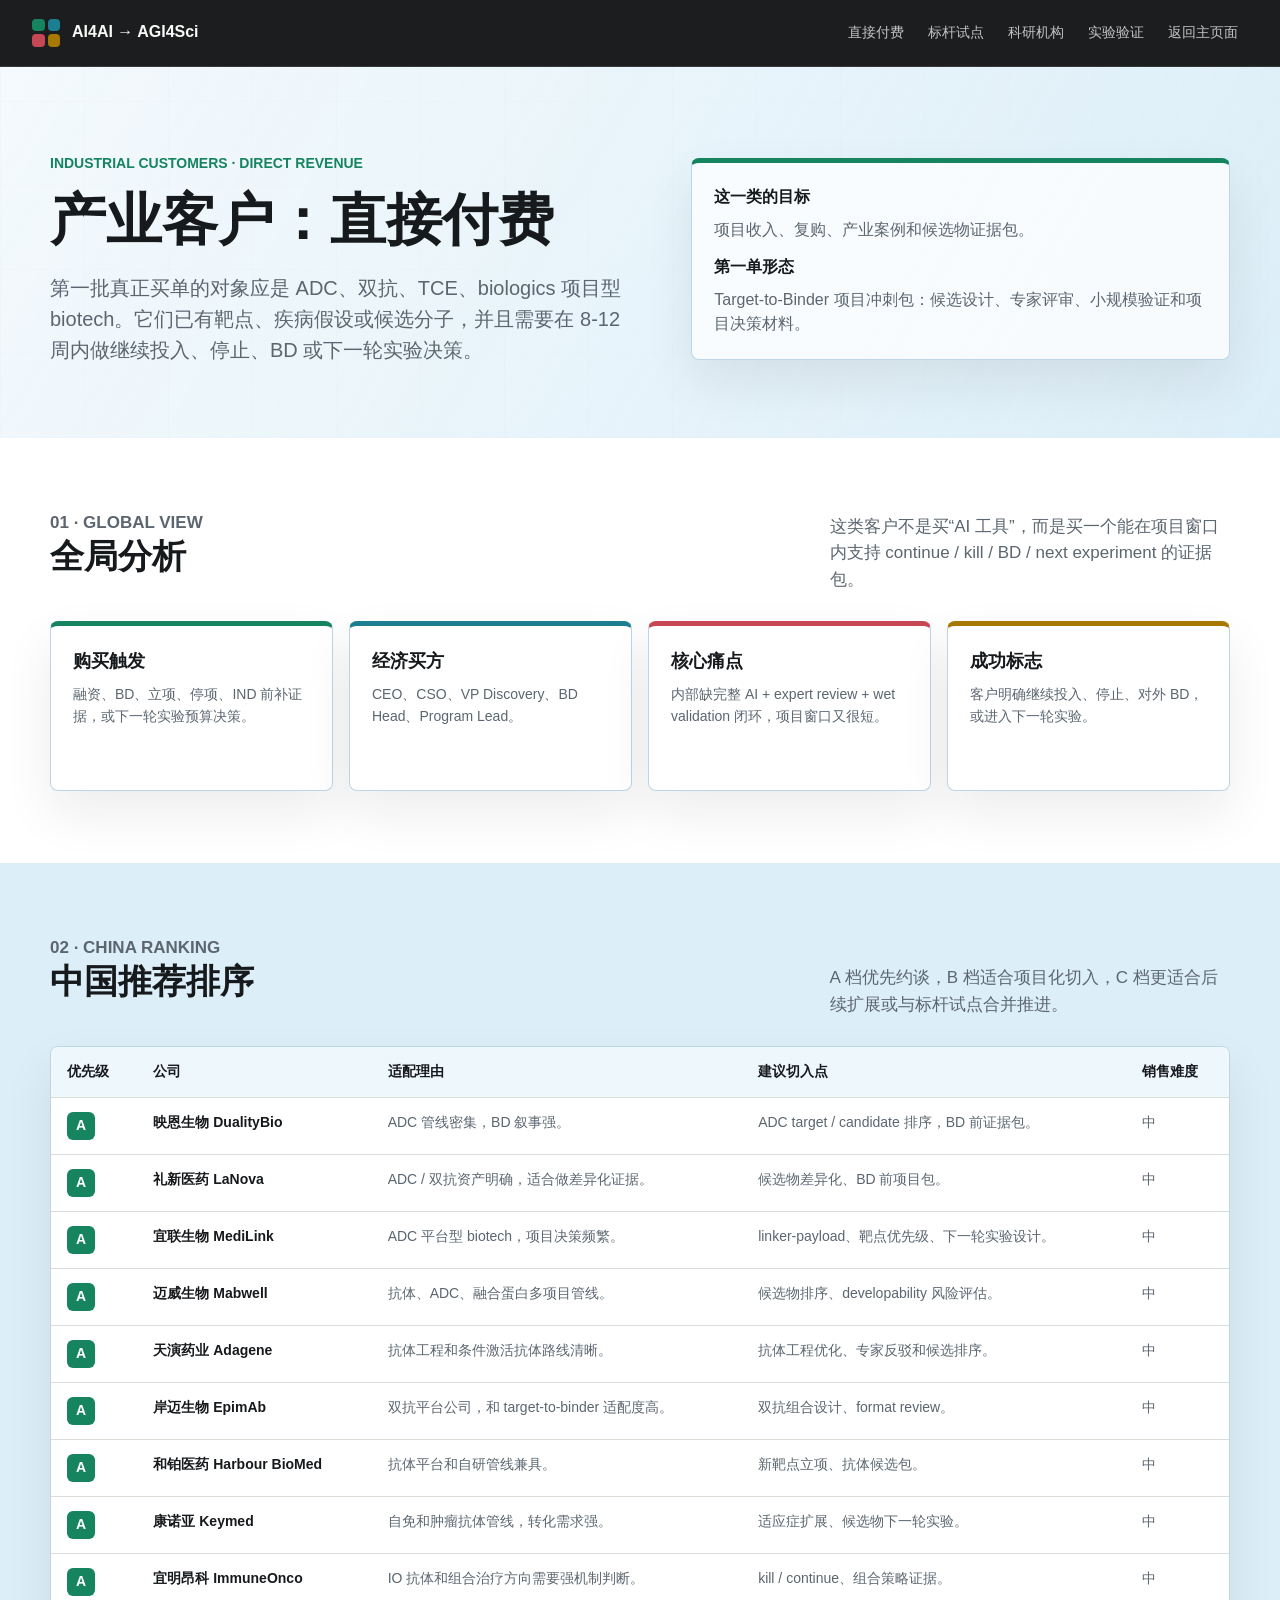
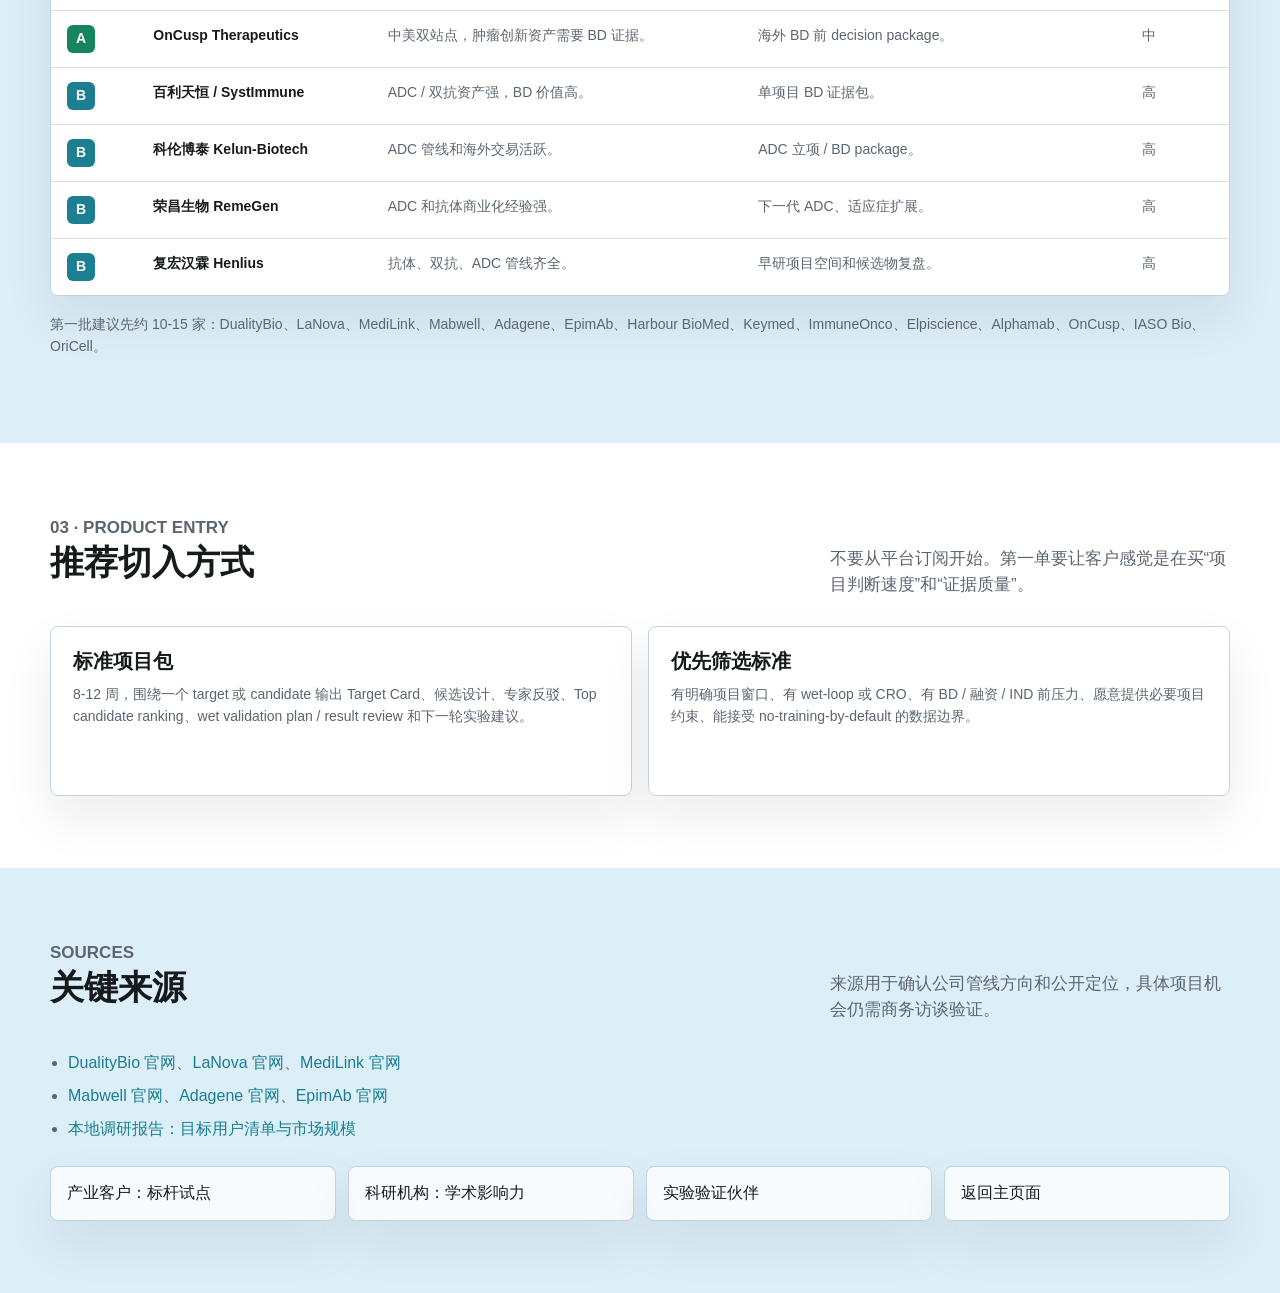
<file: site/pages/target-users/industrial-direct.html>
<!doctype html>
<html lang="zh-CN">
<head>
  <meta charset="utf-8" />
  <meta name="viewport" content="width=device-width, initial-scale=1" />
  <title>产业客户：直接付费 | AI4Sci 目标用户分析</title>
  <link rel="stylesheet" href="../../assets/target-user-pages.css" />
</head>
<body>
  <header class="topbar">
    <a class="brand" href="../../index.html#users" aria-label="返回主页面目标用户">
      <span class="brand-mark" aria-hidden="true"><span></span><span></span><span></span><span></span></span>
      <span>AI4AI → AGI4Sci</span>
    </a>
    <nav class="nav" aria-label="子页面导航">
      <a href="industrial-direct.html">直接付费</a>
      <a href="industrial-pilot.html">标杆试点</a>
      <a href="research-institutions.html">科研机构</a>
      <a href="validation-partners.html">实验验证</a>
      <a href="../../index.html#users">返回主页面</a>
    </nav>
  </header>

  <main>
    <section class="hero">
      <div class="inner hero-grid">
        <div>
          <p class="eyebrow">Industrial Customers · Direct Revenue</p>
          <h1>产业客户：直接付费</h1>
          <p class="lead">第一批真正买单的对象应是 ADC、双抗、TCE、biologics 项目型 biotech。它们已有靶点、疾病假设或候选分子，并且需要在 8-12 周内做继续投入、停止、BD 或下一轮实验决策。</p>
        </div>
        <aside class="hero-panel">
          <strong>这一类的目标</strong>
          <p>项目收入、复购、产业案例和候选物证据包。</p>
          <strong>第一单形态</strong>
          <p>Target-to-Binder 项目冲刺包：候选设计、专家评审、小规模验证和项目决策材料。</p>
        </aside>
      </div>
    </section>

    <section class="section white">
      <div class="inner">
        <div class="section-heading">
          <div>
            <p class="eyebrow">01 · Global View</p>
            <h2>全局分析</h2>
          </div>
          <p>这类客户不是买“AI 工具”，而是买一个能在项目窗口内支持 continue / kill / BD / next experiment 的证据包。</p>
        </div>
        <div class="kpi-grid">
          <article class="kpi">
            <strong>购买触发</strong>
            <p>融资、BD、立项、停项、IND 前补证据，或下一轮实验预算决策。</p>
          </article>
          <article class="kpi">
            <strong>经济买方</strong>
            <p>CEO、CSO、VP Discovery、BD Head、Program Lead。</p>
          </article>
          <article class="kpi">
            <strong>核心痛点</strong>
            <p>内部缺完整 AI + expert review + wet validation 闭环，项目窗口又很短。</p>
          </article>
          <article class="kpi">
            <strong>成功标志</strong>
            <p>客户明确继续投入、停止、对外 BD，或进入下一轮实验。</p>
          </article>
        </div>
      </div>
    </section>

    <section class="section alt">
      <div class="inner">
        <div class="section-heading">
          <div>
            <p class="eyebrow">02 · China Ranking</p>
            <h2>中国推荐排序</h2>
          </div>
          <p>A 档优先约谈，B 档适合项目化切入，C 档更适合后续扩展或与标杆试点合并推进。</p>
        </div>
        <div class="table-wrap">
          <table>
            <thead>
              <tr>
                <th>优先级</th>
                <th>公司</th>
                <th>适配理由</th>
                <th>建议切入点</th>
                <th>销售难度</th>
              </tr>
            </thead>
            <tbody>
              <tr><td><span class="rank a">A</span></td><td><b>映恩生物 DualityBio</b></td><td>ADC 管线密集，BD 叙事强。</td><td>ADC target / candidate 排序，BD 前证据包。</td><td>中</td></tr>
              <tr><td><span class="rank a">A</span></td><td><b>礼新医药 LaNova</b></td><td>ADC / 双抗资产明确，适合做差异化证据。</td><td>候选物差异化、BD 前项目包。</td><td>中</td></tr>
              <tr><td><span class="rank a">A</span></td><td><b>宜联生物 MediLink</b></td><td>ADC 平台型 biotech，项目决策频繁。</td><td>linker-payload、靶点优先级、下一轮实验设计。</td><td>中</td></tr>
              <tr><td><span class="rank a">A</span></td><td><b>迈威生物 Mabwell</b></td><td>抗体、ADC、融合蛋白多项目管线。</td><td>候选物排序、developability 风险评估。</td><td>中</td></tr>
              <tr><td><span class="rank a">A</span></td><td><b>天演药业 Adagene</b></td><td>抗体工程和条件激活抗体路线清晰。</td><td>抗体工程优化、专家反驳和候选排序。</td><td>中</td></tr>
              <tr><td><span class="rank a">A</span></td><td><b>岸迈生物 EpimAb</b></td><td>双抗平台公司，和 target-to-binder 适配度高。</td><td>双抗组合设计、format review。</td><td>中</td></tr>
              <tr><td><span class="rank a">A</span></td><td><b>和铂医药 Harbour BioMed</b></td><td>抗体平台和自研管线兼具。</td><td>新靶点立项、抗体候选包。</td><td>中</td></tr>
              <tr><td><span class="rank a">A</span></td><td><b>康诺亚 Keymed</b></td><td>自免和肿瘤抗体管线，转化需求强。</td><td>适应症扩展、候选物下一轮实验。</td><td>中</td></tr>
              <tr><td><span class="rank a">A</span></td><td><b>宜明昂科 ImmuneOnco</b></td><td>IO 抗体和组合治疗方向需要强机制判断。</td><td>kill / continue、组合策略证据。</td><td>中</td></tr>
              <tr><td><span class="rank a">A</span></td><td><b>OnCusp Therapeutics</b></td><td>中美双站点，肿瘤创新资产需要 BD 证据。</td><td>海外 BD 前 decision package。</td><td>中</td></tr>
              <tr><td><span class="rank b">B</span></td><td><b>百利天恒 / SystImmune</b></td><td>ADC / 双抗资产强，BD 价值高。</td><td>单项目 BD 证据包。</td><td>高</td></tr>
              <tr><td><span class="rank b">B</span></td><td><b>科伦博泰 Kelun-Biotech</b></td><td>ADC 管线和海外交易活跃。</td><td>ADC 立项 / BD package。</td><td>高</td></tr>
              <tr><td><span class="rank b">B</span></td><td><b>荣昌生物 RemeGen</b></td><td>ADC 和抗体商业化经验强。</td><td>下一代 ADC、适应症扩展。</td><td>高</td></tr>
              <tr><td><span class="rank b">B</span></td><td><b>复宏汉霖 Henlius</b></td><td>抗体、双抗、ADC 管线齐全。</td><td>早研项目空间和候选物复盘。</td><td>高</td></tr>
            </tbody>
          </table>
        </div>
        <p class="note">第一批建议先约 10-15 家：DualityBio、LaNova、MediLink、Mabwell、Adagene、EpimAb、Harbour BioMed、Keymed、ImmuneOnco、Elpiscience、Alphamab、OnCusp、IASO Bio、OriCell。</p>
      </div>
    </section>

    <section class="section white">
      <div class="inner">
        <div class="section-heading">
          <div>
            <p class="eyebrow">03 · Product Entry</p>
            <h2>推荐切入方式</h2>
          </div>
          <p>不要从平台订阅开始。第一单要让客户感觉是在买“项目判断速度”和“证据质量”。</p>
        </div>
        <div class="card-grid two">
          <article class="card">
            <h3>标准项目包</h3>
            <p>8-12 周，围绕一个 target 或 candidate 输出 Target Card、候选设计、专家反驳、Top candidate ranking、wet validation plan / result review 和下一轮实验建议。</p>
          </article>
          <article class="card">
            <h3>优先筛选标准</h3>
            <p>有明确项目窗口、有 wet-loop 或 CRO、有 BD / 融资 / IND 前压力、愿意提供必要项目约束、能接受 no-training-by-default 的数据边界。</p>
          </article>
        </div>
      </div>
    </section>

    <section class="section dark">
      <div class="inner">
        <div class="section-heading">
          <div>
            <p class="eyebrow">Sources</p>
            <h2>关键来源</h2>
          </div>
          <p>来源用于确认公司管线方向和公开定位，具体项目机会仍需商务访谈验证。</p>
        </div>
        <ul class="source-list">
          <li><a href="https://www.dualitybiologics.com/">DualityBio 官网</a>、<a href="https://www.lanovamedicines.com/">LaNova 官网</a>、<a href="https://www.medilinkthera.com/">MediLink 官网</a></li>
          <li><a href="https://www.mabwell.com/">Mabwell 官网</a>、<a href="https://www.adagene.com/">Adagene 官网</a>、<a href="https://www.epimab.com/">EpimAb 官网</a></li>
          <li><a href="../../../docs/research/target_user_market_map_2026-06-28.md">本地调研报告：目标用户清单与市场规模</a></li>
        </ul>
        <nav class="footer-nav" aria-label="页面切换">
          <a href="industrial-pilot.html">产业客户：标杆试点</a>
          <a href="research-institutions.html">科研机构：学术影响力</a>
          <a href="validation-partners.html">实验验证伙伴</a>
          <a href="../../index.html#users">返回主页面</a>
        </nav>
      </div>
    </section>
  </main>
</body>
</html>
</file>
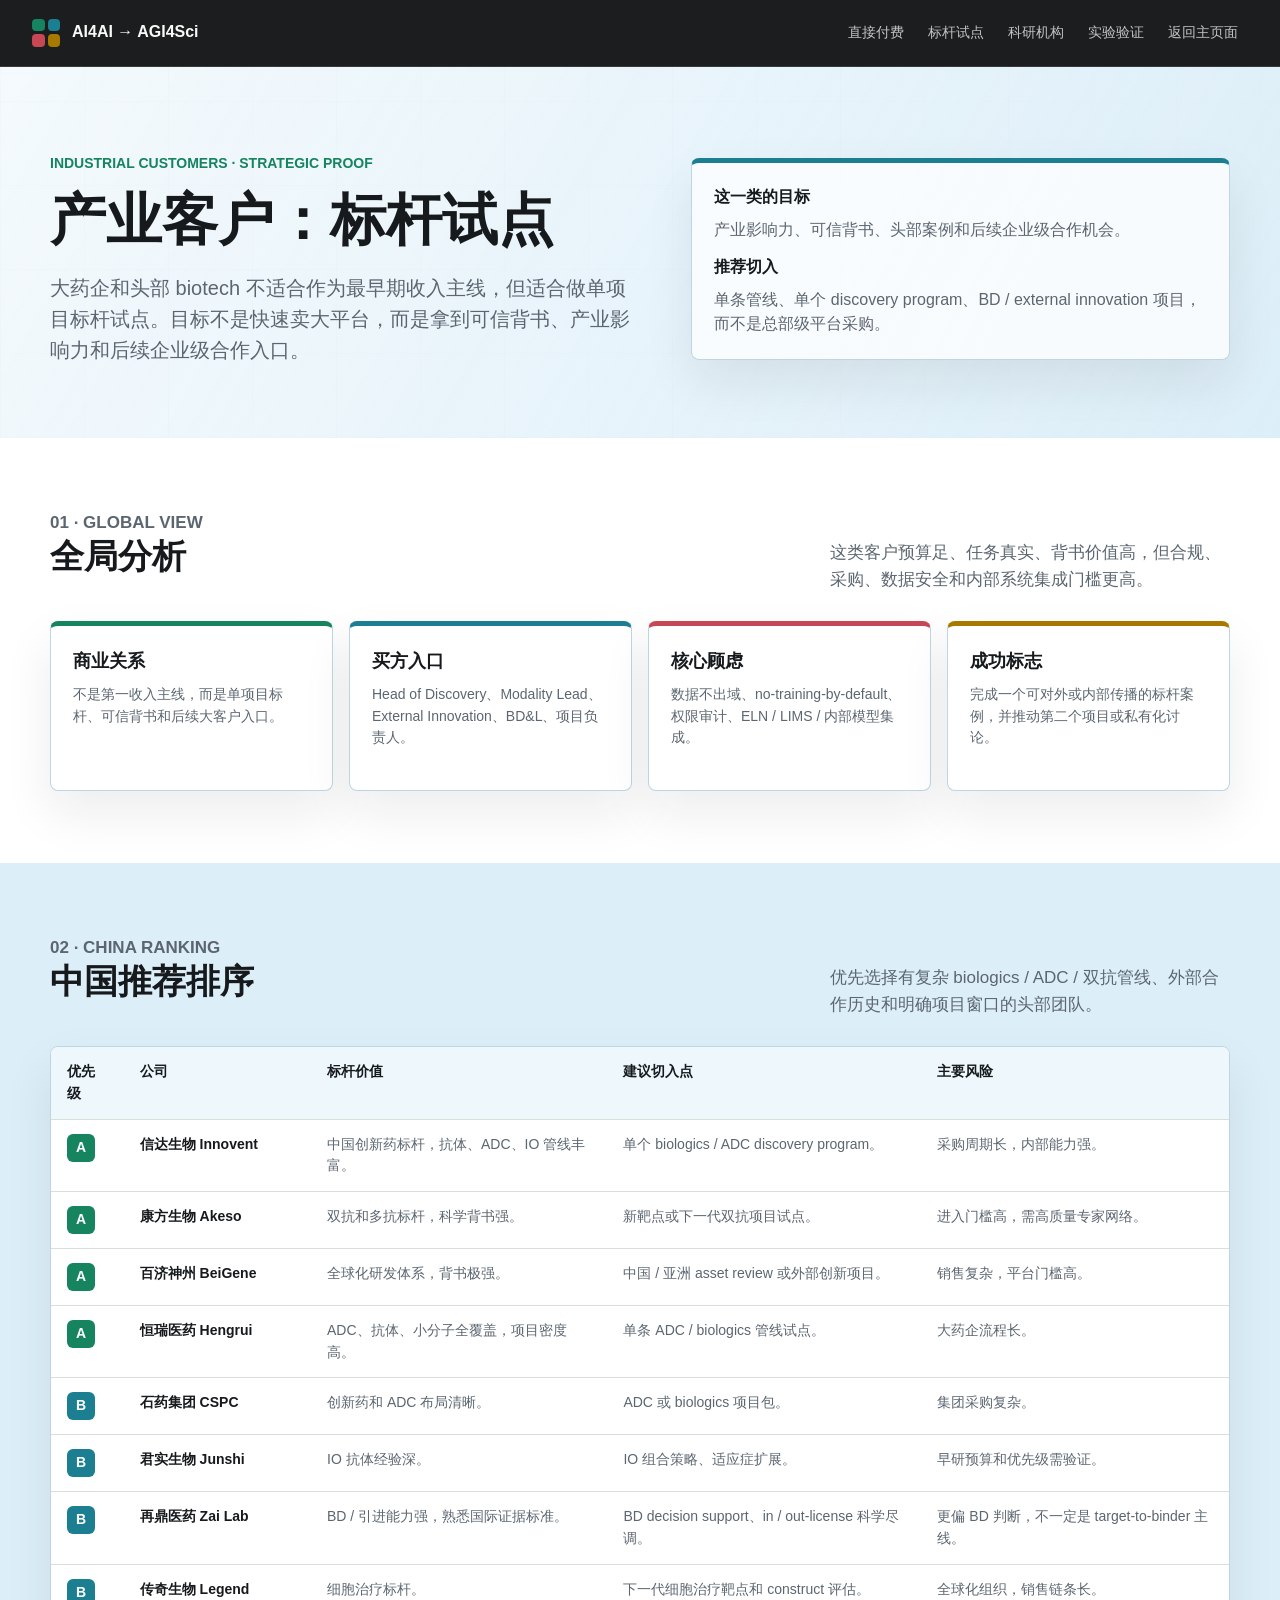
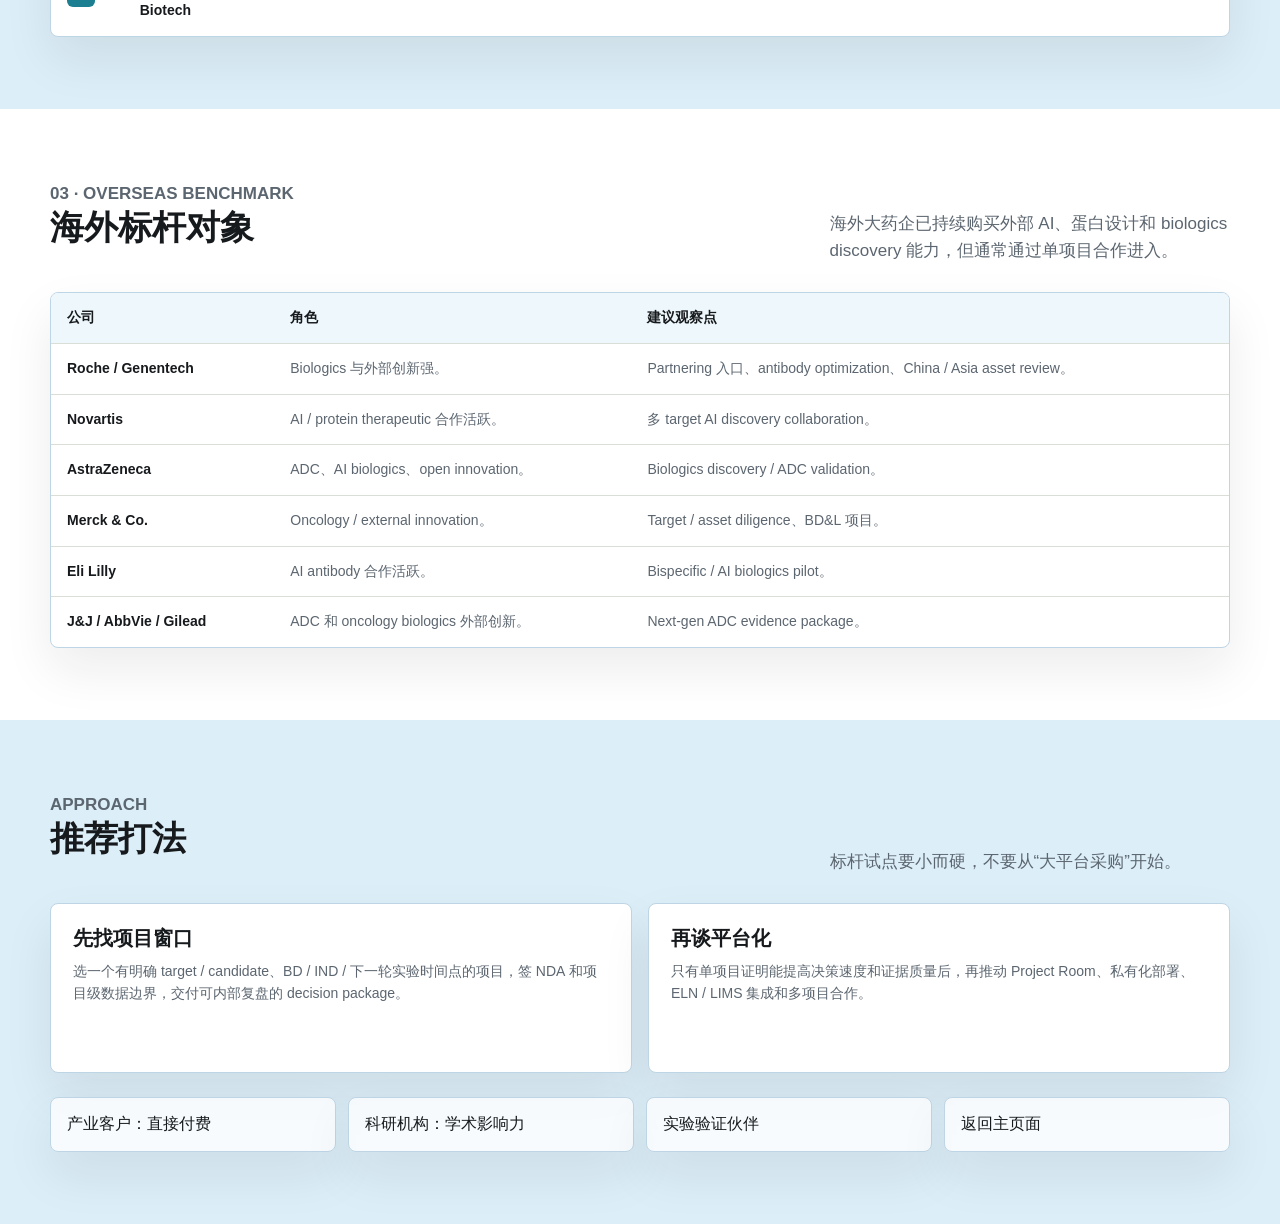
<file: site/pages/target-users/industrial-pilot.html>
<!doctype html>
<html lang="zh-CN">
<head>
  <meta charset="utf-8" />
  <meta name="viewport" content="width=device-width, initial-scale=1" />
  <title>产业客户：标杆试点 | AI4Sci 目标用户分析</title>
  <link rel="stylesheet" href="../../assets/target-user-pages.css" />
</head>
<body>
  <header class="topbar">
    <a class="brand" href="../../index.html#users" aria-label="返回主页面目标用户">
      <span class="brand-mark" aria-hidden="true"><span></span><span></span><span></span><span></span></span>
      <span>AI4AI → AGI4Sci</span>
    </a>
    <nav class="nav" aria-label="子页面导航">
      <a href="industrial-direct.html">直接付费</a>
      <a href="industrial-pilot.html">标杆试点</a>
      <a href="research-institutions.html">科研机构</a>
      <a href="validation-partners.html">实验验证</a>
      <a href="../../index.html#users">返回主页面</a>
    </nav>
  </header>

  <main>
    <section class="hero">
      <div class="inner hero-grid">
        <div>
          <p class="eyebrow">Industrial Customers · Strategic Proof</p>
          <h1>产业客户：标杆试点</h1>
          <p class="lead">大药企和头部 biotech 不适合作为最早期收入主线，但适合做单项目标杆试点。目标不是快速卖大平台，而是拿到可信背书、产业影响力和后续企业级合作入口。</p>
        </div>
        <aside class="hero-panel cyan">
          <strong>这一类的目标</strong>
          <p>产业影响力、可信背书、头部案例和后续企业级合作机会。</p>
          <strong>推荐切入</strong>
          <p>单条管线、单个 discovery program、BD / external innovation 项目，而不是总部级平台采购。</p>
        </aside>
      </div>
    </section>

    <section class="section white">
      <div class="inner">
        <div class="section-heading">
          <div>
            <p class="eyebrow">01 · Global View</p>
            <h2>全局分析</h2>
          </div>
          <p>这类客户预算足、任务真实、背书价值高，但合规、采购、数据安全和内部系统集成门槛更高。</p>
        </div>
        <div class="kpi-grid">
          <article class="kpi">
            <strong>商业关系</strong>
            <p>不是第一收入主线，而是单项目标杆、可信背书和后续大客户入口。</p>
          </article>
          <article class="kpi">
            <strong>买方入口</strong>
            <p>Head of Discovery、Modality Lead、External Innovation、BD&L、项目负责人。</p>
          </article>
          <article class="kpi">
            <strong>核心顾虑</strong>
            <p>数据不出域、no-training-by-default、权限审计、ELN / LIMS / 内部模型集成。</p>
          </article>
          <article class="kpi">
            <strong>成功标志</strong>
            <p>完成一个可对外或内部传播的标杆案例，并推动第二个项目或私有化讨论。</p>
          </article>
        </div>
      </div>
    </section>

    <section class="section alt">
      <div class="inner">
        <div class="section-heading">
          <div>
            <p class="eyebrow">02 · China Ranking</p>
            <h2>中国推荐排序</h2>
          </div>
          <p>优先选择有复杂 biologics / ADC / 双抗管线、外部合作历史和明确项目窗口的头部团队。</p>
        </div>
        <div class="table-wrap">
          <table>
            <thead>
              <tr>
                <th>优先级</th>
                <th>公司</th>
                <th>标杆价值</th>
                <th>建议切入点</th>
                <th>主要风险</th>
              </tr>
            </thead>
            <tbody>
              <tr><td><span class="rank a">A</span></td><td><b>信达生物 Innovent</b></td><td>中国创新药标杆，抗体、ADC、IO 管线丰富。</td><td>单个 biologics / ADC discovery program。</td><td>采购周期长，内部能力强。</td></tr>
              <tr><td><span class="rank a">A</span></td><td><b>康方生物 Akeso</b></td><td>双抗和多抗标杆，科学背书强。</td><td>新靶点或下一代双抗项目试点。</td><td>进入门槛高，需高质量专家网络。</td></tr>
              <tr><td><span class="rank a">A</span></td><td><b>百济神州 BeiGene</b></td><td>全球化研发体系，背书极强。</td><td>中国 / 亚洲 asset review 或外部创新项目。</td><td>销售复杂，平台门槛高。</td></tr>
              <tr><td><span class="rank a">A</span></td><td><b>恒瑞医药 Hengrui</b></td><td>ADC、抗体、小分子全覆盖，项目密度高。</td><td>单条 ADC / biologics 管线试点。</td><td>大药企流程长。</td></tr>
              <tr><td><span class="rank b">B</span></td><td><b>石药集团 CSPC</b></td><td>创新药和 ADC 布局清晰。</td><td>ADC 或 biologics 项目包。</td><td>集团采购复杂。</td></tr>
              <tr><td><span class="rank b">B</span></td><td><b>君实生物 Junshi</b></td><td>IO 抗体经验深。</td><td>IO 组合策略、适应症扩展。</td><td>早研预算和优先级需验证。</td></tr>
              <tr><td><span class="rank b">B</span></td><td><b>再鼎医药 Zai Lab</b></td><td>BD / 引进能力强，熟悉国际证据标准。</td><td>BD decision support、in / out-license 科学尽调。</td><td>更偏 BD 判断，不一定是 target-to-binder 主线。</td></tr>
              <tr><td><span class="rank b">B</span></td><td><b>传奇生物 Legend Biotech</b></td><td>细胞治疗标杆。</td><td>下一代细胞治疗靶点和 construct 评估。</td><td>全球化组织，销售链条长。</td></tr>
            </tbody>
          </table>
        </div>
      </div>
    </section>

    <section class="section white">
      <div class="inner">
        <div class="section-heading">
          <div>
            <p class="eyebrow">03 · Overseas Benchmark</p>
            <h2>海外标杆对象</h2>
          </div>
          <p>海外大药企已持续购买外部 AI、蛋白设计和 biologics discovery 能力，但通常通过单项目合作进入。</p>
        </div>
        <div class="table-wrap">
          <table>
            <thead>
              <tr>
                <th>公司</th>
                <th>角色</th>
                <th>建议观察点</th>
              </tr>
            </thead>
            <tbody>
              <tr><td><b>Roche / Genentech</b></td><td>Biologics 与外部创新强。</td><td>Partnering 入口、antibody optimization、China / Asia asset review。</td></tr>
              <tr><td><b>Novartis</b></td><td>AI / protein therapeutic 合作活跃。</td><td>多 target AI discovery collaboration。</td></tr>
              <tr><td><b>AstraZeneca</b></td><td>ADC、AI biologics、open innovation。</td><td>Biologics discovery / ADC validation。</td></tr>
              <tr><td><b>Merck & Co.</b></td><td>Oncology / external innovation。</td><td>Target / asset diligence、BD&L 项目。</td></tr>
              <tr><td><b>Eli Lilly</b></td><td>AI antibody 合作活跃。</td><td>Bispecific / AI biologics pilot。</td></tr>
              <tr><td><b>J&J / AbbVie / Gilead</b></td><td>ADC 和 oncology biologics 外部创新。</td><td>Next-gen ADC evidence package。</td></tr>
            </tbody>
          </table>
        </div>
      </div>
    </section>

    <section class="section dark">
      <div class="inner">
        <div class="section-heading">
          <div>
            <p class="eyebrow">Approach</p>
            <h2>推荐打法</h2>
          </div>
          <p>标杆试点要小而硬，不要从“大平台采购”开始。</p>
        </div>
        <div class="card-grid two">
          <article class="card">
            <h3>先找项目窗口</h3>
            <p>选一个有明确 target / candidate、BD / IND / 下一轮实验时间点的项目，签 NDA 和项目级数据边界，交付可内部复盘的 decision package。</p>
          </article>
          <article class="card">
            <h3>再谈平台化</h3>
            <p>只有单项目证明能提高决策速度和证据质量后，再推动 Project Room、私有化部署、ELN / LIMS 集成和多项目合作。</p>
          </article>
        </div>
        <nav class="footer-nav" aria-label="页面切换">
          <a href="industrial-direct.html">产业客户：直接付费</a>
          <a href="research-institutions.html">科研机构：学术影响力</a>
          <a href="validation-partners.html">实验验证伙伴</a>
          <a href="../../index.html#users">返回主页面</a>
        </nav>
      </div>
    </section>
  </main>
</body>
</html>
</file>
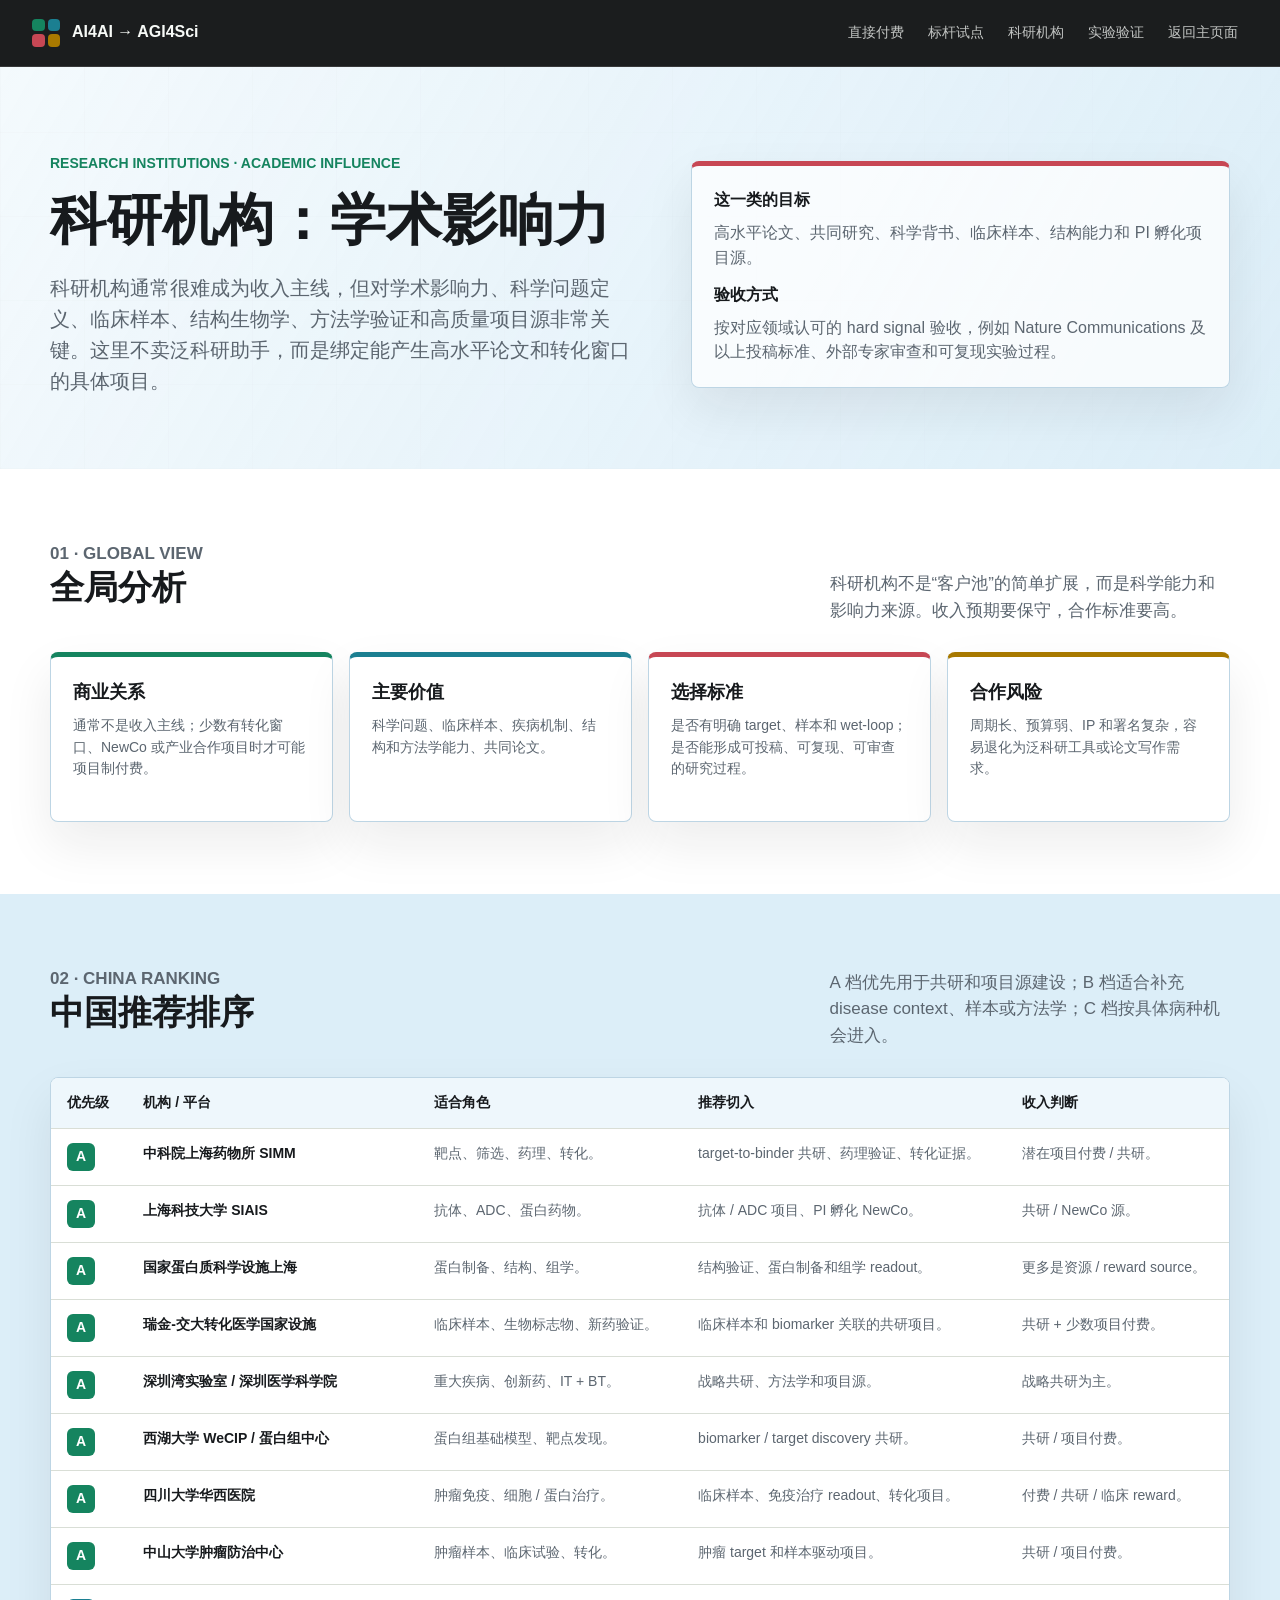
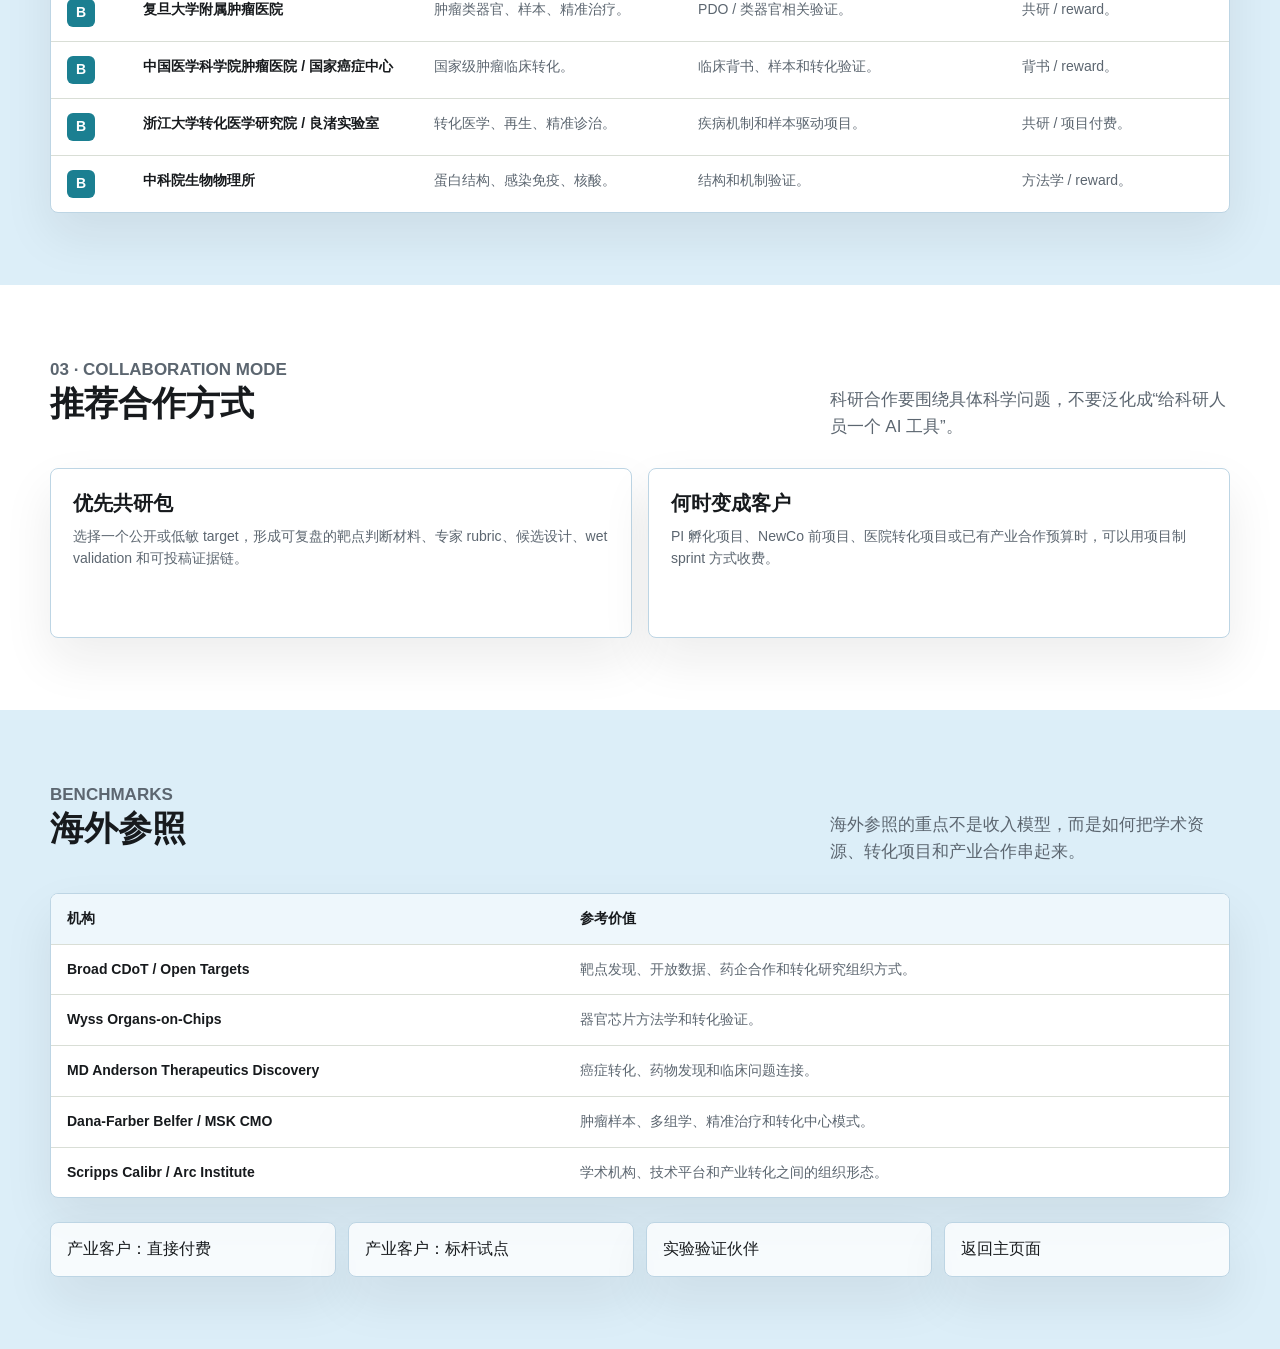
<file: site/pages/target-users/research-institutions.html>
<!doctype html>
<html lang="zh-CN">
<head>
  <meta charset="utf-8" />
  <meta name="viewport" content="width=device-width, initial-scale=1" />
  <title>科研机构：学术影响力 | AI4Sci 目标用户分析</title>
  <link rel="stylesheet" href="../../assets/target-user-pages.css" />
</head>
<body>
  <header class="topbar">
    <a class="brand" href="../../index.html#users" aria-label="返回主页面目标用户">
      <span class="brand-mark" aria-hidden="true"><span></span><span></span><span></span><span></span></span>
      <span>AI4AI → AGI4Sci</span>
    </a>
    <nav class="nav" aria-label="子页面导航">
      <a href="industrial-direct.html">直接付费</a>
      <a href="industrial-pilot.html">标杆试点</a>
      <a href="research-institutions.html">科研机构</a>
      <a href="validation-partners.html">实验验证</a>
      <a href="../../index.html#users">返回主页面</a>
    </nav>
  </header>

  <main>
    <section class="hero">
      <div class="inner hero-grid">
        <div>
          <p class="eyebrow">Research Institutions · Academic Influence</p>
          <h1>科研机构：学术影响力</h1>
          <p class="lead">科研机构通常很难成为收入主线，但对学术影响力、科学问题定义、临床样本、结构生物学、方法学验证和高质量项目源非常关键。这里不卖泛科研助手，而是绑定能产生高水平论文和转化窗口的具体项目。</p>
        </div>
        <aside class="hero-panel coral">
          <strong>这一类的目标</strong>
          <p>高水平论文、共同研究、科学背书、临床样本、结构能力和 PI 孵化项目源。</p>
          <strong>验收方式</strong>
          <p>按对应领域认可的 hard signal 验收，例如 Nature Communications 及以上投稿标准、外部专家审查和可复现实验过程。</p>
        </aside>
      </div>
    </section>

    <section class="section white">
      <div class="inner">
        <div class="section-heading">
          <div>
            <p class="eyebrow">01 · Global View</p>
            <h2>全局分析</h2>
          </div>
          <p>科研机构不是“客户池”的简单扩展，而是科学能力和影响力来源。收入预期要保守，合作标准要高。</p>
        </div>
        <div class="kpi-grid">
          <article class="kpi">
            <strong>商业关系</strong>
            <p>通常不是收入主线；少数有转化窗口、NewCo 或产业合作项目时才可能项目制付费。</p>
          </article>
          <article class="kpi">
            <strong>主要价值</strong>
            <p>科学问题、临床样本、疾病机制、结构和方法学能力、共同论文。</p>
          </article>
          <article class="kpi">
            <strong>选择标准</strong>
            <p>是否有明确 target、样本和 wet-loop；是否能形成可投稿、可复现、可审查的研究过程。</p>
          </article>
          <article class="kpi">
            <strong>合作风险</strong>
            <p>周期长、预算弱、IP 和署名复杂，容易退化为泛科研工具或论文写作需求。</p>
          </article>
        </div>
      </div>
    </section>

    <section class="section alt">
      <div class="inner">
        <div class="section-heading">
          <div>
            <p class="eyebrow">02 · China Ranking</p>
            <h2>中国推荐排序</h2>
          </div>
          <p>A 档优先用于共研和项目源建设；B 档适合补充 disease context、样本或方法学；C 档按具体病种机会进入。</p>
        </div>
        <div class="table-wrap">
          <table>
            <thead>
              <tr>
                <th>优先级</th>
                <th>机构 / 平台</th>
                <th>适合角色</th>
                <th>推荐切入</th>
                <th>收入判断</th>
              </tr>
            </thead>
            <tbody>
              <tr><td><span class="rank a">A</span></td><td><b>中科院上海药物所 SIMM</b></td><td>靶点、筛选、药理、转化。</td><td>target-to-binder 共研、药理验证、转化证据。</td><td>潜在项目付费 / 共研。</td></tr>
              <tr><td><span class="rank a">A</span></td><td><b>上海科技大学 SIAIS</b></td><td>抗体、ADC、蛋白药物。</td><td>抗体 / ADC 项目、PI 孵化 NewCo。</td><td>共研 / NewCo 源。</td></tr>
              <tr><td><span class="rank a">A</span></td><td><b>国家蛋白质科学设施上海</b></td><td>蛋白制备、结构、组学。</td><td>结构验证、蛋白制备和组学 readout。</td><td>更多是资源 / reward source。</td></tr>
              <tr><td><span class="rank a">A</span></td><td><b>瑞金-交大转化医学国家设施</b></td><td>临床样本、生物标志物、新药验证。</td><td>临床样本和 biomarker 关联的共研项目。</td><td>共研 + 少数项目付费。</td></tr>
              <tr><td><span class="rank a">A</span></td><td><b>深圳湾实验室 / 深圳医学科学院</b></td><td>重大疾病、创新药、IT + BT。</td><td>战略共研、方法学和项目源。</td><td>战略共研为主。</td></tr>
              <tr><td><span class="rank a">A</span></td><td><b>西湖大学 WeCIP / 蛋白组中心</b></td><td>蛋白组基础模型、靶点发现。</td><td>biomarker / target discovery 共研。</td><td>共研 / 项目付费。</td></tr>
              <tr><td><span class="rank a">A</span></td><td><b>四川大学华西医院</b></td><td>肿瘤免疫、细胞 / 蛋白治疗。</td><td>临床样本、免疫治疗 readout、转化项目。</td><td>付费 / 共研 / 临床 reward。</td></tr>
              <tr><td><span class="rank a">A</span></td><td><b>中山大学肿瘤防治中心</b></td><td>肿瘤样本、临床试验、转化。</td><td>肿瘤 target 和样本驱动项目。</td><td>共研 / 项目付费。</td></tr>
              <tr><td><span class="rank b">B</span></td><td><b>复旦大学附属肿瘤医院</b></td><td>肿瘤类器官、样本、精准治疗。</td><td>PDO / 类器官相关验证。</td><td>共研 / reward。</td></tr>
              <tr><td><span class="rank b">B</span></td><td><b>中国医学科学院肿瘤医院 / 国家癌症中心</b></td><td>国家级肿瘤临床转化。</td><td>临床背书、样本和转化验证。</td><td>背书 / reward。</td></tr>
              <tr><td><span class="rank b">B</span></td><td><b>浙江大学转化医学研究院 / 良渚实验室</b></td><td>转化医学、再生、精准诊治。</td><td>疾病机制和样本驱动项目。</td><td>共研 / 项目付费。</td></tr>
              <tr><td><span class="rank b">B</span></td><td><b>中科院生物物理所</b></td><td>蛋白结构、感染免疫、核酸。</td><td>结构和机制验证。</td><td>方法学 / reward。</td></tr>
            </tbody>
          </table>
        </div>
      </div>
    </section>

    <section class="section white">
      <div class="inner">
        <div class="section-heading">
          <div>
            <p class="eyebrow">03 · Collaboration Mode</p>
            <h2>推荐合作方式</h2>
          </div>
          <p>科研合作要围绕具体科学问题，不要泛化成“给科研人员一个 AI 工具”。</p>
        </div>
        <div class="card-grid two">
          <article class="card">
            <h3>优先共研包</h3>
            <p>选择一个公开或低敏 target，形成可复盘的靶点判断材料、专家 rubric、候选设计、wet validation 和可投稿证据链。</p>
          </article>
          <article class="card">
            <h3>何时变成客户</h3>
            <p>PI 孵化项目、NewCo 前项目、医院转化项目或已有产业合作预算时，可以用项目制 sprint 方式收费。</p>
          </article>
        </div>
      </div>
    </section>

    <section class="section dark">
      <div class="inner">
        <div class="section-heading">
          <div>
            <p class="eyebrow">Benchmarks</p>
            <h2>海外参照</h2>
          </div>
          <p>海外参照的重点不是收入模型，而是如何把学术资源、转化项目和产业合作串起来。</p>
        </div>
        <div class="table-wrap">
          <table>
            <thead>
              <tr>
                <th>机构</th>
                <th>参考价值</th>
              </tr>
            </thead>
            <tbody>
              <tr><td><b>Broad CDoT / Open Targets</b></td><td>靶点发现、开放数据、药企合作和转化研究组织方式。</td></tr>
              <tr><td><b>Wyss Organs-on-Chips</b></td><td>器官芯片方法学和转化验证。</td></tr>
              <tr><td><b>MD Anderson Therapeutics Discovery</b></td><td>癌症转化、药物发现和临床问题连接。</td></tr>
              <tr><td><b>Dana-Farber Belfer / MSK CMO</b></td><td>肿瘤样本、多组学、精准治疗和转化中心模式。</td></tr>
              <tr><td><b>Scripps Calibr / Arc Institute</b></td><td>学术机构、技术平台和产业转化之间的组织形态。</td></tr>
            </tbody>
          </table>
        </div>
        <nav class="footer-nav" aria-label="页面切换">
          <a href="industrial-direct.html">产业客户：直接付费</a>
          <a href="industrial-pilot.html">产业客户：标杆试点</a>
          <a href="validation-partners.html">实验验证伙伴</a>
          <a href="../../index.html#users">返回主页面</a>
        </nav>
      </div>
    </section>
  </main>
</body>
</html>
</file>
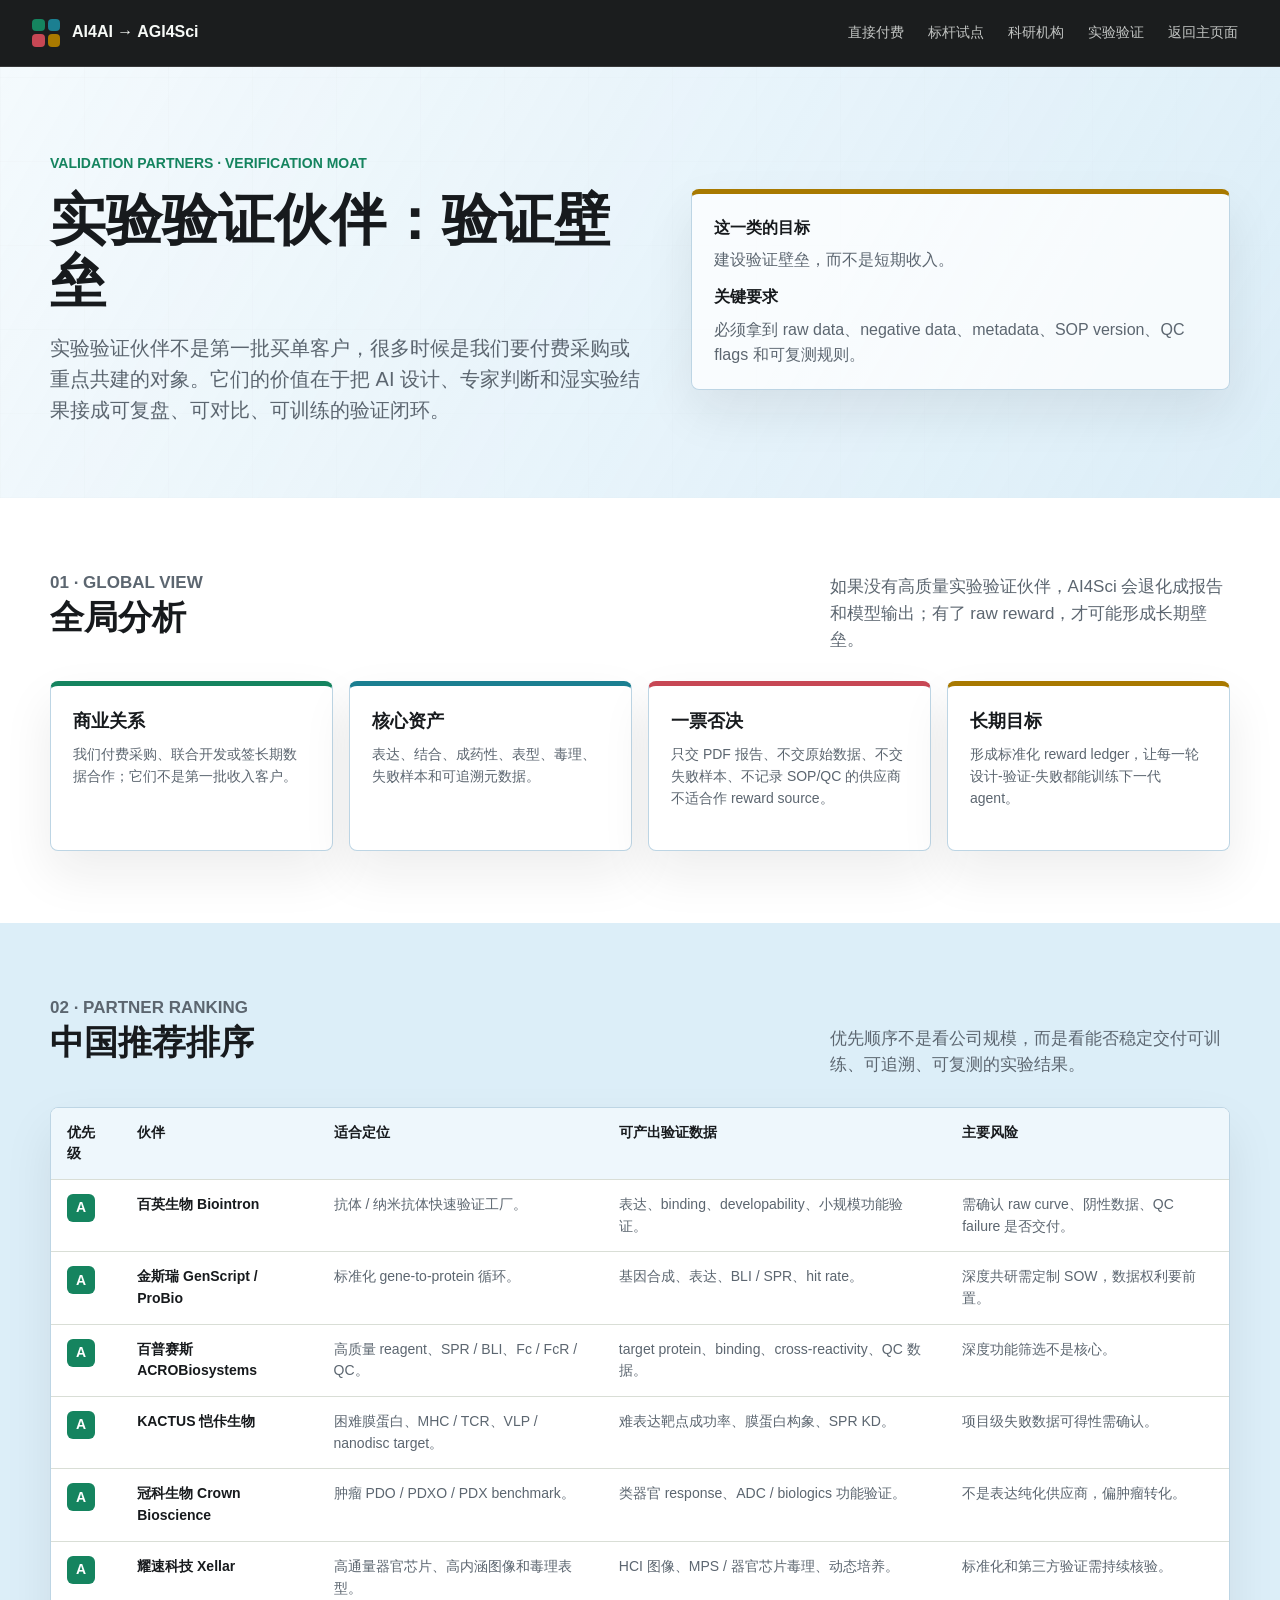
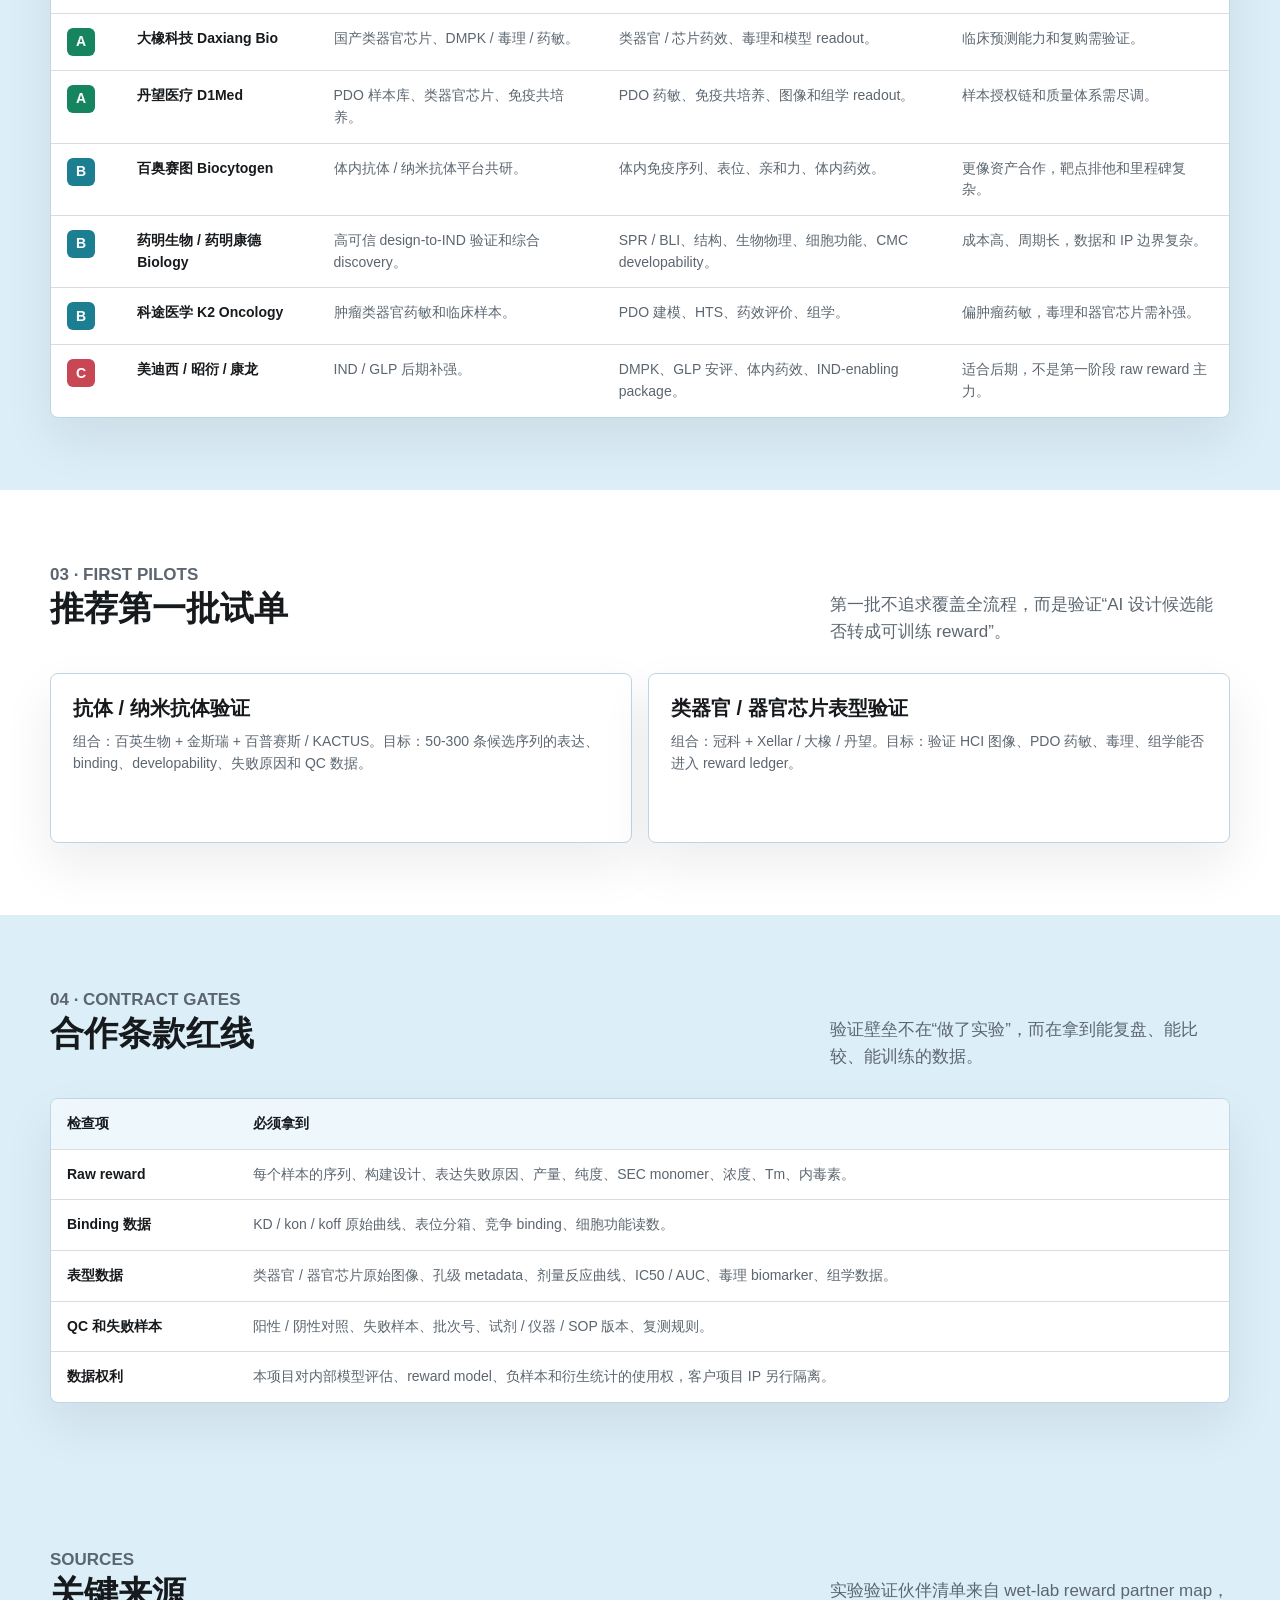
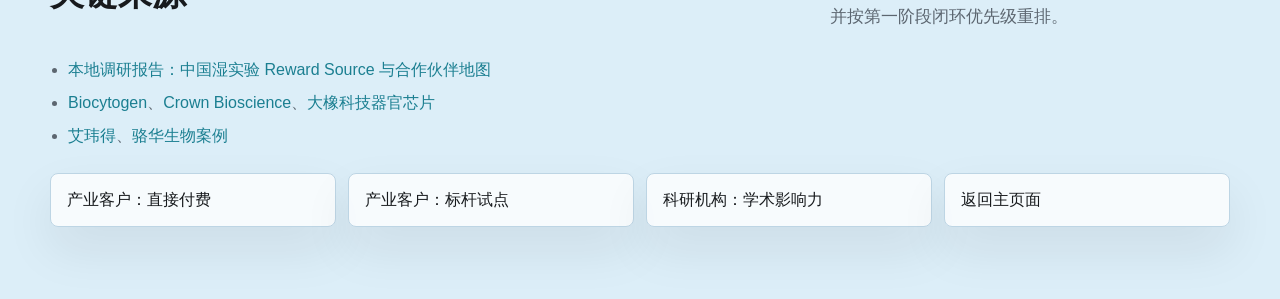
<file: site/pages/target-users/validation-partners.html>
<!doctype html>
<html lang="zh-CN">
<head>
  <meta charset="utf-8" />
  <meta name="viewport" content="width=device-width, initial-scale=1" />
  <title>实验验证伙伴：验证壁垒 | AI4Sci 目标用户分析</title>
  <link rel="stylesheet" href="../../assets/target-user-pages.css" />
</head>
<body>
  <header class="topbar">
    <a class="brand" href="../../index.html#users" aria-label="返回主页面目标用户">
      <span class="brand-mark" aria-hidden="true"><span></span><span></span><span></span><span></span></span>
      <span>AI4AI → AGI4Sci</span>
    </a>
    <nav class="nav" aria-label="子页面导航">
      <a href="industrial-direct.html">直接付费</a>
      <a href="industrial-pilot.html">标杆试点</a>
      <a href="research-institutions.html">科研机构</a>
      <a href="validation-partners.html">实验验证</a>
      <a href="../../index.html#users">返回主页面</a>
    </nav>
  </header>

  <main>
    <section class="hero">
      <div class="inner hero-grid">
        <div>
          <p class="eyebrow">Validation Partners · Verification Moat</p>
          <h1>实验验证伙伴：验证壁垒</h1>
          <p class="lead">实验验证伙伴不是第一批买单客户，很多时候是我们要付费采购或重点共建的对象。它们的价值在于把 AI 设计、专家判断和湿实验结果接成可复盘、可对比、可训练的验证闭环。</p>
        </div>
        <aside class="hero-panel gold">
          <strong>这一类的目标</strong>
          <p>建设验证壁垒，而不是短期收入。</p>
          <strong>关键要求</strong>
          <p>必须拿到 raw data、negative data、metadata、SOP version、QC flags 和可复测规则。</p>
        </aside>
      </div>
    </section>

    <section class="section white">
      <div class="inner">
        <div class="section-heading">
          <div>
            <p class="eyebrow">01 · Global View</p>
            <h2>全局分析</h2>
          </div>
          <p>如果没有高质量实验验证伙伴，AI4Sci 会退化成报告和模型输出；有了 raw reward，才可能形成长期壁垒。</p>
        </div>
        <div class="kpi-grid">
          <article class="kpi">
            <strong>商业关系</strong>
            <p>我们付费采购、联合开发或签长期数据合作；它们不是第一批收入客户。</p>
          </article>
          <article class="kpi">
            <strong>核心资产</strong>
            <p>表达、结合、成药性、表型、毒理、失败样本和可追溯元数据。</p>
          </article>
          <article class="kpi">
            <strong>一票否决</strong>
            <p>只交 PDF 报告、不交原始数据、不交失败样本、不记录 SOP/QC 的供应商不适合作 reward source。</p>
          </article>
          <article class="kpi">
            <strong>长期目标</strong>
            <p>形成标准化 reward ledger，让每一轮设计-验证-失败都能训练下一代 agent。</p>
          </article>
        </div>
      </div>
    </section>

    <section class="section alt">
      <div class="inner">
        <div class="section-heading">
          <div>
            <p class="eyebrow">02 · Partner Ranking</p>
            <h2>中国推荐排序</h2>
          </div>
          <p>优先顺序不是看公司规模，而是看能否稳定交付可训练、可追溯、可复测的实验结果。</p>
        </div>
        <div class="table-wrap">
          <table>
            <thead>
              <tr>
                <th>优先级</th>
                <th>伙伴</th>
                <th>适合定位</th>
                <th>可产出验证数据</th>
                <th>主要风险</th>
              </tr>
            </thead>
            <tbody>
              <tr><td><span class="rank a">A</span></td><td><b>百英生物 Biointron</b></td><td>抗体 / 纳米抗体快速验证工厂。</td><td>表达、binding、developability、小规模功能验证。</td><td>需确认 raw curve、阴性数据、QC failure 是否交付。</td></tr>
              <tr><td><span class="rank a">A</span></td><td><b>金斯瑞 GenScript / ProBio</b></td><td>标准化 gene-to-protein 循环。</td><td>基因合成、表达、BLI / SPR、hit rate。</td><td>深度共研需定制 SOW，数据权利要前置。</td></tr>
              <tr><td><span class="rank a">A</span></td><td><b>百普赛斯 ACROBiosystems</b></td><td>高质量 reagent、SPR / BLI、Fc / FcR / QC。</td><td>target protein、binding、cross-reactivity、QC 数据。</td><td>深度功能筛选不是核心。</td></tr>
              <tr><td><span class="rank a">A</span></td><td><b>KACTUS 恺佧生物</b></td><td>困难膜蛋白、MHC / TCR、VLP / nanodisc target。</td><td>难表达靶点成功率、膜蛋白构象、SPR KD。</td><td>项目级失败数据可得性需确认。</td></tr>
              <tr><td><span class="rank a">A</span></td><td><b>冠科生物 Crown Bioscience</b></td><td>肿瘤 PDO / PDXO / PDX benchmark。</td><td>类器官 response、ADC / biologics 功能验证。</td><td>不是表达纯化供应商，偏肿瘤转化。</td></tr>
              <tr><td><span class="rank a">A</span></td><td><b>耀速科技 Xellar</b></td><td>高通量器官芯片、高内涵图像和毒理表型。</td><td>HCI 图像、MPS / 器官芯片毒理、动态培养。</td><td>标准化和第三方验证需持续核验。</td></tr>
              <tr><td><span class="rank a">A</span></td><td><b>大橡科技 Daxiang Bio</b></td><td>国产类器官芯片、DMPK / 毒理 / 药敏。</td><td>类器官 / 芯片药效、毒理和模型 readout。</td><td>临床预测能力和复购需验证。</td></tr>
              <tr><td><span class="rank a">A</span></td><td><b>丹望医疗 D1Med</b></td><td>PDO 样本库、类器官芯片、免疫共培养。</td><td>PDO 药敏、免疫共培养、图像和组学 readout。</td><td>样本授权链和质量体系需尽调。</td></tr>
              <tr><td><span class="rank b">B</span></td><td><b>百奥赛图 Biocytogen</b></td><td>体内抗体 / 纳米抗体平台共研。</td><td>体内免疫序列、表位、亲和力、体内药效。</td><td>更像资产合作，靶点排他和里程碑复杂。</td></tr>
              <tr><td><span class="rank b">B</span></td><td><b>药明生物 / 药明康德 Biology</b></td><td>高可信 design-to-IND 验证和综合 discovery。</td><td>SPR / BLI、结构、生物物理、细胞功能、CMC developability。</td><td>成本高、周期长，数据和 IP 边界复杂。</td></tr>
              <tr><td><span class="rank b">B</span></td><td><b>科途医学 K2 Oncology</b></td><td>肿瘤类器官药敏和临床样本。</td><td>PDO 建模、HTS、药效评价、组学。</td><td>偏肿瘤药敏，毒理和器官芯片需补强。</td></tr>
              <tr><td><span class="rank c">C</span></td><td><b>美迪西 / 昭衍 / 康龙</b></td><td>IND / GLP 后期补强。</td><td>DMPK、GLP 安评、体内药效、IND-enabling package。</td><td>适合后期，不是第一阶段 raw reward 主力。</td></tr>
            </tbody>
          </table>
        </div>
      </div>
    </section>

    <section class="section white">
      <div class="inner">
        <div class="section-heading">
          <div>
            <p class="eyebrow">03 · First Pilots</p>
            <h2>推荐第一批试单</h2>
          </div>
          <p>第一批不追求覆盖全流程，而是验证“AI 设计候选能否转成可训练 reward”。</p>
        </div>
        <div class="card-grid two">
          <article class="card">
            <h3>抗体 / 纳米抗体验证</h3>
            <p>组合：百英生物 + 金斯瑞 + 百普赛斯 / KACTUS。目标：50-300 条候选序列的表达、binding、developability、失败原因和 QC 数据。</p>
          </article>
          <article class="card">
            <h3>类器官 / 器官芯片表型验证</h3>
            <p>组合：冠科 + Xellar / 大橡 / 丹望。目标：验证 HCI 图像、PDO 药敏、毒理、组学能否进入 reward ledger。</p>
          </article>
        </div>
      </div>
    </section>

    <section class="section alt">
      <div class="inner">
        <div class="section-heading">
          <div>
            <p class="eyebrow">04 · Contract Gates</p>
            <h2>合作条款红线</h2>
          </div>
          <p>验证壁垒不在“做了实验”，而在拿到能复盘、能比较、能训练的数据。</p>
        </div>
        <div class="table-wrap">
          <table>
            <thead>
              <tr>
                <th>检查项</th>
                <th>必须拿到</th>
              </tr>
            </thead>
            <tbody>
              <tr><td><b>Raw reward</b></td><td>每个样本的序列、构建设计、表达失败原因、产量、纯度、SEC monomer、浓度、Tm、内毒素。</td></tr>
              <tr><td><b>Binding 数据</b></td><td>KD / kon / koff 原始曲线、表位分箱、竞争 binding、细胞功能读数。</td></tr>
              <tr><td><b>表型数据</b></td><td>类器官 / 器官芯片原始图像、孔级 metadata、剂量反应曲线、IC50 / AUC、毒理 biomarker、组学数据。</td></tr>
              <tr><td><b>QC 和失败样本</b></td><td>阳性 / 阴性对照、失败样本、批次号、试剂 / 仪器 / SOP 版本、复测规则。</td></tr>
              <tr><td><b>数据权利</b></td><td>本项目对内部模型评估、reward model、负样本和衍生统计的使用权，客户项目 IP 另行隔离。</td></tr>
            </tbody>
          </table>
        </div>
      </div>
    </section>

    <section class="section dark">
      <div class="inner">
        <div class="section-heading">
          <div>
            <p class="eyebrow">Sources</p>
            <h2>关键来源</h2>
          </div>
          <p>实验验证伙伴清单来自 wet-lab reward partner map，并按第一阶段闭环优先级重排。</p>
        </div>
        <ul class="source-list">
          <li><a href="../../../docs/research/china_wet_lab_reward_partner_map_2026-06-28.md">本地调研报告：中国湿实验 Reward Source 与合作伙伴地图</a></li>
          <li><a href="https://www.biocytogen.com/">Biocytogen</a>、<a href="https://www.crownbio.com/zh-cn/">Crown Bioscience</a>、<a href="https://www.daxiangbio.cn/organs-on-chips.html">大橡科技器官芯片</a></li>
          <li><a href="https://www.avatarget.com.cn/">艾玮得</a>、<a href="https://www.keyence.com.cn/ss/products/microscope/bz-casestudy/interview-organoid-research.jsp">骆华生物案例</a></li>
        </ul>
        <nav class="footer-nav" aria-label="页面切换">
          <a href="industrial-direct.html">产业客户：直接付费</a>
          <a href="industrial-pilot.html">产业客户：标杆试点</a>
          <a href="research-institutions.html">科研机构：学术影响力</a>
          <a href="../../index.html#users">返回主页面</a>
        </nav>
      </div>
    </section>
  </main>
</body>
</html>
</file>
<file: site/assets/investor-layout.css>
:root {
  --ink: #171a1d;
  --muted: #5c6670;
  --soft: #f6f7f4;
  --paper: #ffffff;
  --line: #d9ded6;
  --green: #15845f;
  --cyan: #1b7f91;
  --coral: #c74754;
  --gold: #a87900;
  --black: #0d0f10;
  --section-blue: #dceef8;
  --section-blue-soft: #eef7fc;
  --blue-line: #bdd5e4;
  --shadow: 0 22px 50px rgba(23, 26, 29, 0.08);
}

* {
  box-sizing: border-box;
}

html {
  scroll-behavior: smooth;
}

body {
  margin: 0;
  color: var(--ink);
  background: var(--soft);
  font-family: -apple-system, BlinkMacSystemFont, "Segoe UI", "PingFang SC",
    "Hiragino Sans GB", "Microsoft YaHei", "Noto Sans CJK SC", sans-serif;
  line-height: 1.55;
  letter-spacing: 0;
}

a {
  color: inherit;
  text-decoration: none;
}

.shell {
  min-height: 100vh;
}

.topbar {
  position: sticky;
  top: 0;
  z-index: 20;
  display: flex;
  align-items: center;
  justify-content: space-between;
  gap: 20px;
  padding: 14px 32px;
  color: #f7faf7;
  background: rgba(13, 15, 16, 0.94);
  border-bottom: 1px solid rgba(255, 255, 255, 0.12);
  backdrop-filter: blur(14px);
}

.brand {
  display: flex;
  align-items: center;
  gap: 12px;
  min-width: 220px;
  font-weight: 700;
  white-space: nowrap;
}

.brand-mark {
  width: 28px;
  height: 28px;
  display: grid;
  grid-template-columns: repeat(2, 1fr);
  gap: 3px;
}

.brand-mark span {
  display: block;
  border-radius: 4px;
}

.brand-mark span:nth-child(1) { background: var(--green); }
.brand-mark span:nth-child(2) { background: var(--cyan); }
.brand-mark span:nth-child(3) { background: var(--coral); }
.brand-mark span:nth-child(4) { background: var(--gold); }

.nav {
  display: flex;
  align-items: center;
  gap: 4px;
  overflow-x: auto;
  white-space: nowrap;
  scrollbar-width: none;
}

.nav::-webkit-scrollbar {
  display: none;
}

.nav a {
  padding: 8px 10px;
  color: rgba(247, 250, 247, 0.76);
  font-size: 14px;
  border-radius: 6px;
}

.nav a:hover {
  color: #fff;
  background: rgba(255, 255, 255, 0.08);
}

.section {
  padding: 72px 32px;
}

.section.dark {
  color: var(--ink);
  background: var(--section-blue);
}

.section.white {
  background: var(--paper);
}

.section.alt {
  background: var(--section-blue);
}

.inner {
  width: min(1180px, 100%);
  margin: 0 auto;
}

.hero {
  display: grid;
  align-items: start;
  padding: 86px 32px 72px;
  color: var(--ink);
  background:
    linear-gradient(120deg, rgba(255, 255, 255, 0.68), rgba(220, 238, 248, 0.92)),
    repeating-linear-gradient(90deg, rgba(23, 26, 29, 0.045) 0 1px, transparent 1px 84px),
    repeating-linear-gradient(0deg, rgba(23, 26, 29, 0.04) 0 1px, transparent 1px 84px),
    var(--section-blue);
}

.hero-grid {
  display: grid;
  grid-template-columns: minmax(0, 1.05fr) minmax(360px, 0.95fr);
  gap: 46px;
  align-items: center;
}

.eyebrow {
  margin: 0 0 18px;
  color: var(--green);
  font-size: 14px;
  font-weight: 700;
  text-transform: uppercase;
}

h1,
h2,
h3,
p {
  margin-top: 0;
}

h1 {
  max-width: 760px;
  margin-bottom: 22px;
  font-size: 56px;
  line-height: 1.08;
  font-weight: 800;
  letter-spacing: 0;
}

h2 {
  margin-bottom: 16px;
  font-size: 34px;
  line-height: 1.2;
  letter-spacing: 0;
}

h3 {
  margin-bottom: 10px;
  font-size: 20px;
  line-height: 1.25;
  letter-spacing: 0;
}

.lead {
  max-width: 760px;
  margin-bottom: 30px;
  color: rgba(247, 250, 247, 0.84);
  font-size: 20px;
}

.hero-points {
  display: grid;
  grid-template-columns: repeat(3, minmax(0, 1fr));
  gap: 14px;
  margin-top: 34px;
}

.hero-point {
  min-height: 150px;
  padding: 18px;
  border: 1px solid var(--blue-line);
  border-radius: 8px;
  background: rgba(255, 255, 255, 0.72);
  box-shadow: var(--shadow);
}

.hero-point strong {
  display: block;
  margin-bottom: 8px;
  color: var(--ink);
  font-size: 15px;
}

.hero-point p {
  margin: 0;
  color: var(--muted);
  font-size: 14px;
}

.hero-point:nth-child(1) { border-top: 4px solid var(--green); }
.hero-point:nth-child(2) { border-top: 4px solid var(--cyan); }
.hero-point:nth-child(3) { border-top: 4px solid var(--coral); }

.system-map {
  padding: 22px;
  border: 1px solid var(--blue-line);
  border-radius: 8px;
  background: rgba(255, 255, 255, 0.76);
  box-shadow: var(--shadow);
}

.overview-header {
  display: flex;
  align-items: end;
  justify-content: space-between;
  gap: 18px;
  margin-bottom: 20px;
}

.overview-header span {
  color: var(--muted);
  font-size: 13px;
  font-weight: 700;
}

.overview-header strong {
  max-width: 230px;
  color: var(--ink);
  font-size: 18px;
  line-height: 1.28;
  text-align: right;
}

.project-flow {
  display: grid;
  grid-template-columns: minmax(0, 1fr) 26px minmax(0, 1fr) 26px minmax(0, 1fr);
  gap: 10px;
  align-items: stretch;
}

.flow-step {
  min-height: 178px;
  padding: 15px;
  border: 1px solid var(--blue-line);
  border-radius: 8px;
  background: rgba(255, 255, 255, 0.78);
}

.flow-step small {
  display: block;
  margin-bottom: 10px;
  color: var(--muted);
  font-size: 12px;
  font-weight: 700;
}

.flow-step b {
  display: block;
  margin-bottom: 8px;
  color: var(--ink);
  font-size: 16px;
  line-height: 1.32;
}

.flow-step p {
  margin: 0;
  color: var(--muted);
  font-size: 13px;
}

.flow-step.start { border-top: 4px solid var(--green); }
.flow-step.middle { border-top: 4px solid var(--cyan); }
.flow-step.end { border-top: 4px solid var(--coral); }

.flow-arrow {
  display: grid;
  place-items: center;
  color: var(--muted);
  font-size: 20px;
  font-weight: 700;
}

.feedback-loop {
  display: grid;
  grid-template-columns: minmax(0, 1fr) 54px minmax(0, 1fr);
  gap: 12px;
  align-items: center;
  margin-top: 14px;
}

.loop-block {
  min-height: 78px;
  padding: 14px;
  border: 1px solid var(--blue-line);
  border-radius: 8px;
  background: rgba(255, 255, 255, 0.78);
}

.loop-block b {
  display: block;
  margin-bottom: 6px;
  color: var(--ink);
  font-size: 15px;
}

.loop-block span {
  color: var(--muted);
  font-size: 13px;
}

.loop-bridge {
  display: grid;
  place-items: center;
  min-height: 78px;
  color: #a9d9c7;
  font-size: 12px;
  font-weight: 700;
}

.loop-bridge span {
  display: grid;
  place-items: center;
  width: 44px;
  height: 44px;
  border: 1px solid rgba(169, 217, 199, 0.36);
  border-radius: 50%;
  background: rgba(169, 217, 199, 0.1);
}

.section-heading {
  display: grid;
  grid-template-columns: minmax(0, 0.78fr) minmax(280px, 0.42fr);
  gap: 36px;
  align-items: end;
  margin-bottom: 30px;
}

.section-heading p {
  margin: 0;
  color: var(--muted);
  font-size: 17px;
}

.dark .section-heading p {
  color: var(--muted);
}

.kpi-strip {
  display: grid;
  grid-template-columns: repeat(4, minmax(0, 1fr));
  gap: 12px;
  margin-top: 28px;
}

.kpi {
  padding: 18px;
  min-height: 118px;
  border: 1px solid var(--line);
  border-radius: 8px;
  background: var(--paper);
}

.kpi .num {
  display: block;
  margin-bottom: 6px;
  font-size: 28px;
  font-weight: 800;
}

.kpi .label {
  color: var(--muted);
  font-size: 14px;
}

.strategy-grid {
  display: grid;
  grid-template-columns: repeat(3, minmax(0, 1fr));
  gap: 18px;
}

.boundary-grid {
  grid-template-columns: repeat(2, minmax(0, 1fr));
}

.strategy {
  min-height: 260px;
  padding: 24px;
  border: 1px solid var(--line);
  border-radius: 8px;
  background: var(--paper);
  box-shadow: var(--shadow);
}

.strategy .tag {
  display: inline-flex;
  align-items: center;
  gap: 8px;
  margin-bottom: 16px;
  color: var(--muted);
  font-size: 13px;
  font-weight: 700;
}

.tag::before {
  content: "";
  width: 10px;
  height: 10px;
  border-radius: 50%;
  background: currentColor;
}

.strategy:nth-child(1) .tag { color: var(--green); }
.strategy:nth-child(2) .tag { color: var(--cyan); }
.strategy:nth-child(3) .tag { color: var(--coral); }
.strategy:nth-child(4) .tag { color: var(--gold); }

.strategy p {
  color: var(--muted);
}

.strategy ul,
.module-list,
.risk-list {
  margin: 14px 0 0;
  padding: 0;
  list-style: none;
}

.strategy li,
.module-list li,
.risk-list li {
  position: relative;
  padding-left: 18px;
  margin: 8px 0;
  color: var(--muted);
  font-size: 14px;
}

.strategy li::before,
.module-list li::before,
.risk-list li::before {
  content: "";
  position: absolute;
  left: 0;
  top: 10px;
  width: 7px;
  height: 2px;
  background: var(--ink);
}

.architecture {
  display: grid;
  grid-template-columns: minmax(340px, 0.48fr) minmax(0, 0.52fr);
  gap: 24px;
  align-items: start;
}

.layers {
  display: grid;
  gap: 10px;
}

.layer {
  display: grid;
  grid-template-columns: 46px 1fr;
  min-height: 80px;
  border: 1px solid var(--line);
  border-radius: 8px;
  background: var(--paper);
  overflow: hidden;
}

.layer-index {
  display: grid;
  place-items: center;
  color: var(--cyan);
  font-weight: 800;
  background: var(--section-blue-soft);
  border-right: 1px solid var(--blue-line);
}

.layer:nth-child(1) .layer-index { color: var(--green); }
.layer:nth-child(2) .layer-index { color: var(--cyan); }
.layer:nth-child(3) .layer-index { color: var(--coral); }
.layer:nth-child(4) .layer-index { color: var(--gold); }
.layer:nth-child(5) .layer-index { color: #6d7c3f; }
.layer:nth-child(6) .layer-index { color: #676a70; }

.layer-body {
  padding: 14px 16px;
}

.layer-body b {
  display: block;
  margin-bottom: 4px;
}

.layer-body span {
  color: var(--muted);
  font-size: 14px;
}

.flow {
  display: grid;
  grid-template-rows: auto auto;
  align-content: start;
  gap: 14px;
  padding: 24px;
  border: 1px solid var(--line);
  border-radius: 8px;
  background: var(--paper);
  color: var(--ink);
  box-shadow: var(--shadow);
}

.flow h3 {
  margin-bottom: 4px;
}

.flow p {
  margin-bottom: 0;
  color: var(--muted);
}

.asset-panel {
  padding-bottom: 12px;
  border-bottom: 1px solid var(--line);
}

.moat-panel {
  display: grid;
  gap: 12px;
}

.asset-strip {
  display: grid;
  grid-template-columns: repeat(2, minmax(0, 1fr));
  gap: 10px;
  margin-top: 12px;
}

.asset-pill {
  min-height: 76px;
  padding: 12px;
  border: 1px solid var(--line);
  border-top: 4px solid var(--green);
  border-radius: 8px;
  background: var(--section-blue-soft);
}

.asset-pill b {
  display: block;
  margin-bottom: 4px;
  font-size: 14px;
}

.asset-pill span {
  color: var(--muted);
  font-size: 13px;
}

.asset-pill:nth-child(2) { border-top-color: var(--cyan); }
.asset-pill:nth-child(3) { border-top-color: var(--coral); }
.asset-pill:nth-child(4) { border-top-color: var(--gold); }

.evolution-ring {
  position: relative;
  display: grid;
  grid-template-columns: repeat(3, minmax(0, 1fr));
  grid-template-areas:
    "model runtime memory"
    "data center environment"
    ". ledger .";
  gap: 12px 14px;
  align-items: center;
  min-height: auto;
  margin-top: 0;
  padding: 8px 6px 0;
}

.evolution-ring::before {
  content: "";
  position: absolute;
  left: 12%;
  right: 12%;
  top: 42px;
  bottom: 28px;
  border: 2px dashed rgba(20, 130, 153, 0.34);
  border-radius: 50%;
  pointer-events: none;
}

.evolution-ring::after {
  content: "↻";
  position: absolute;
  left: 50%;
  top: 50%;
  color: rgba(20, 130, 153, 0.22);
  font-size: 72px;
  font-weight: 800;
  line-height: 1;
  transform: translate(-50%, -50%);
}

.ring-center {
  grid-area: center;
  position: relative;
  z-index: 1;
  display: grid;
  place-items: center;
  min-height: 86px;
  padding: 10px;
  text-align: center;
  border: 1px solid var(--blue-line);
  border-radius: 999px;
  background: rgba(255, 255, 255, 0.86);
}

.ring-center b {
  color: var(--ink);
}

.ring-center span {
  color: var(--muted);
  font-size: 12px;
}

.ring-step {
  position: relative;
  z-index: 2;
  display: grid;
  grid-template-columns: 24px 1fr;
  column-gap: 8px;
  width: min(100%, 162px);
  min-height: 68px;
  padding: 10px;
  border: 1px solid var(--line);
  border-radius: 8px;
  background: var(--section-blue-soft);
  box-shadow: 0 12px 26px rgba(20, 44, 64, 0.08);
}

.ring-step em {
  display: grid;
  place-items: center;
  width: 22px;
  height: 22px;
  color: #fff;
  background: var(--cyan);
  border-radius: 50%;
  font-style: normal;
  font-size: 12px;
  font-weight: 800;
}

.ring-step b,
.ring-step span {
  grid-column: 2;
}

.ring-step b {
  margin-bottom: 2px;
  font-size: 13px;
}

.ring-step span {
  color: var(--muted);
  font-size: 12px;
}

.step-runtime {
  grid-area: runtime;
  justify-self: center;
}

.step-memory {
  grid-area: memory;
  justify-self: end;
}

.step-environment {
  grid-area: environment;
  justify-self: end;
}

.step-ledger {
  grid-area: ledger;
  justify-self: center;
}

.step-data {
  grid-area: data;
  justify-self: start;
}

.step-model {
  grid-area: model;
  justify-self: start;
}

.step-runtime em { background: var(--green); }
.step-memory em { background: var(--cyan); }
.step-environment em { background: var(--coral); }
.step-ledger em { background: var(--gold); }
.step-data em { background: #6d7c3f; }
.step-model em { background: #676a70; }

.modules {
  display: grid;
  grid-template-columns: repeat(3, minmax(0, 1fr));
  gap: 16px;
}

.module {
  min-height: 250px;
  padding: 22px;
  border: 1px solid var(--line);
  border-radius: 8px;
  background: var(--paper);
}

.module-icon {
  width: 38px;
  height: 38px;
  display: grid;
  place-items: center;
  margin-bottom: 16px;
  border-radius: 8px;
  color: #fff;
  font-weight: 800;
  background: var(--ink);
}

.module:nth-child(1) .module-icon { background: var(--green); }
.module:nth-child(2) .module-icon { background: var(--cyan); }
.module:nth-child(3) .module-icon { background: var(--coral); }
.module:nth-child(4) .module-icon { background: var(--gold); }
.module:nth-child(5) .module-icon { background: #6d7c3f; }
.module:nth-child(6) .module-icon { background: #676a70; }

.scene-grid {
  display: grid;
  grid-template-columns: 1fr 1fr;
  gap: 22px;
}

.scene {
  border: 1px solid rgba(255, 255, 255, 0.18);
  border-radius: 8px;
  background: rgba(255, 255, 255, 0.055);
  overflow: hidden;
}

.scene-head {
  padding: 24px;
  border-bottom: 1px solid rgba(255, 255, 255, 0.14);
}

.scene-head p {
  margin: 0;
  color: rgba(247, 250, 247, 0.72);
}

.loop {
  display: grid;
  gap: 8px;
  padding: 24px;
}

.loop-step {
  display: grid;
  grid-template-columns: 34px 1fr;
  align-items: center;
  min-height: 48px;
  border-radius: 8px;
  background: rgba(255, 255, 255, 0.08);
  border: 1px solid rgba(255, 255, 255, 0.1);
}

.loop-step em {
  display: grid;
  place-items: center;
  height: 100%;
  color: #fff;
  font-style: normal;
  font-size: 12px;
  font-weight: 700;
  background: rgba(255, 255, 255, 0.14);
}

.loop-step span {
  padding: 10px 12px;
  color: rgba(247, 250, 247, 0.82);
  font-size: 14px;
}

.asset-grid {
  display: grid;
  grid-template-columns: repeat(4, minmax(0, 1fr));
  gap: 16px;
}

.asset {
  min-height: 230px;
  padding: 22px;
  border: 1px solid var(--line);
  border-top: 5px solid var(--ink);
  border-radius: 8px;
  background: var(--paper);
}

.asset:nth-child(1) { border-top-color: var(--green); }
.asset:nth-child(2) { border-top-color: var(--cyan); }
.asset:nth-child(3) { border-top-color: var(--coral); }
.asset:nth-child(4) { border-top-color: var(--gold); }

.asset p {
  color: var(--muted);
  font-size: 14px;
}

.asset-link {
  display: block;
  transition: transform 180ms ease, box-shadow 180ms ease, border-color 180ms ease;
}

.asset-link:hover {
  transform: translateY(-3px);
  border-color: rgba(23, 26, 29, 0.32);
  box-shadow: 0 26px 60px rgba(23, 26, 29, 0.12);
}

.link-more {
  display: inline-block;
  margin-top: 12px;
  color: var(--ink);
  font-size: 13px;
  font-weight: 800;
}

.roadmap {
  display: grid;
  grid-template-columns: repeat(2, minmax(0, 1fr));
  gap: 0;
  border: 1px solid var(--line);
  border-radius: 8px;
  overflow: hidden;
  background: var(--paper);
}

.milestone {
  min-height: 320px;
  padding: 24px;
  border-right: 1px solid var(--line);
  border-bottom: 1px solid var(--line);
}

.milestone:last-child {
  border-right: 0;
}

.milestone:nth-child(2n) {
  border-right: 0;
}

.milestone:nth-last-child(-n + 2) {
  border-bottom: 0;
}

.milestone .time {
  display: inline-block;
  margin-bottom: 18px;
  color: var(--muted);
  font-size: 13px;
  font-weight: 700;
}

.milestone h3 {
  min-height: 50px;
}

.milestone p {
  color: var(--muted);
  font-size: 14px;
}

.decision-grid {
  display: grid;
  grid-template-columns: 1fr 1fr 1fr;
  gap: 16px;
}

.offer-grid {
  grid-template-columns: 1fr 1fr;
}

.resource-grid {
  grid-template-columns: 1fr 1fr;
}

.decision {
  min-height: 250px;
  padding: 22px;
  border: 1px solid var(--line);
  border-radius: 8px;
  background: var(--paper);
}

.decision h3 {
  color: var(--ink);
}

.decision ol {
  margin: 14px 0 0;
  padding-left: 20px;
}

.decision li {
  margin: 10px 0;
  color: var(--muted);
  font-size: 14px;
}

.demo-link {
  display: inline-block;
  margin-top: 14px;
  margin-right: 14px;
  color: var(--cyan);
  font-size: 14px;
  font-weight: 700;
}

.demo-link:hover {
  color: var(--ink);
}

.resource-note {
  margin-top: 18px;
  padding: 22px;
  border: 1px solid var(--blue-line);
  border-radius: 8px;
  background: rgba(255, 255, 255, 0.78);
  box-shadow: var(--shadow);
}

.resource-note h3 {
  margin-bottom: 8px;
  color: var(--ink);
}

.resource-note p {
  margin-bottom: 12px;
  color: var(--muted);
  font-size: 14px;
}

.budget-table {
  width: 100%;
  min-width: 760px;
  margin: 16px 0 18px;
  border-collapse: collapse;
  overflow: hidden;
  border: 1px solid var(--line);
  border-radius: 8px;
  color: var(--muted);
  font-size: 13px;
}

.resource-note:has(.budget-table) {
  overflow-x: auto;
}

.budget-table th,
.budget-table td {
  padding: 12px 14px;
  border-bottom: 1px solid var(--line);
  text-align: left;
  vertical-align: top;
}

.budget-table th {
  color: var(--ink);
  font-size: 12px;
  letter-spacing: 0.06em;
  text-transform: uppercase;
  background: var(--section-blue-soft);
}

.budget-table td:first-child,
.budget-table td:last-child {
  color: var(--ink);
  font-weight: 700;
  white-space: nowrap;
}

.budget-table tfoot td {
  border-bottom: 0;
  background: rgba(169, 217, 199, 0.22);
}

.resource-note ul {
  margin: 0;
  padding-left: 18px;
}

.resource-note li {
  margin: 8px 0;
  color: var(--muted);
  font-size: 14px;
}

.resource-note a {
  color: var(--cyan);
  font-weight: 700;
}

.resource-note a:hover {
  color: var(--ink);
}

.value-strip {
  display: grid;
  grid-template-columns: repeat(3, minmax(0, 1fr));
  gap: 14px;
}

.value-metric {
  min-height: 178px;
  padding: 22px;
  border: 1px solid var(--line);
  border-radius: 8px;
  background: var(--paper);
  box-shadow: var(--shadow);
}

.value-metric span {
  display: block;
  margin-bottom: 8px;
  color: var(--muted);
  font-size: 13px;
  font-weight: 700;
}

.value-metric b {
  display: block;
  margin-bottom: 10px;
  color: var(--ink);
  font-size: 34px;
  line-height: 1.1;
}

.value-metric p {
  margin: 0;
  color: var(--muted);
  font-size: 14px;
}

.value-metric:nth-child(1) { border-top: 5px solid var(--green); }
.value-metric:nth-child(2) { border-top: 5px solid var(--cyan); }
.value-metric:nth-child(3) { border-top: 5px solid var(--coral); }

.value-note {
  margin-top: 16px;
}

.value-table {
  min-width: 900px;
}

.benchmark-table {
  min-width: 1040px;
}

.benchmark-table td:first-child {
  min-width: 180px;
}

.benchmark-table td:nth-child(2) {
  color: var(--ink);
  font-weight: 700;
}

.benchmark-table td:last-child {
  color: var(--muted);
  font-weight: 400;
  white-space: normal;
}

.value-table td:nth-child(3),
.value-table td:nth-child(4) {
  color: var(--ink);
  font-weight: 700;
  white-space: nowrap;
}

.closing {
  padding: 42px;
  border: 1px solid var(--line);
  border-radius: 8px;
  background: var(--paper);
}

.closing p {
  max-width: 900px;
  margin-bottom: 0;
  color: var(--muted);
  font-size: 22px;
  line-height: 1.45;
}

@media (max-width: 1120px) {
  .hero-grid {
    grid-template-columns: minmax(0, 0.95fr) minmax(330px, 0.85fr);
    gap: 28px;
  }

  h1 {
    font-size: 46px;
  }

  .lead {
    font-size: 18px;
  }
}

@media (max-width: 980px) {
  .topbar {
    align-items: flex-start;
    flex-direction: column;
    padding: 14px 20px;
  }

  .hero,
  .section {
    padding-left: 20px;
    padding-right: 20px;
  }

  .hero-grid,
  .section-heading,
  .architecture {
    grid-template-columns: 1fr;
  }

  h1 {
    font-size: 42px;
  }

  h2 {
    font-size: 29px;
  }

  .hero-points,
  .strategy-grid,
  .modules,
  .scene-grid,
  .asset-grid,
  .roadmap,
  .decision-grid,
  .kpi-strip,
  .value-strip {
    grid-template-columns: 1fr 1fr;
  }

  .milestone {
    border-right: 1px solid var(--line);
    border-bottom: 1px solid var(--line);
  }

  .milestone:nth-child(2n) {
    border-right: 0;
  }

  .milestone:nth-last-child(-n + 2) {
    border-bottom: 0;
  }
}

@media (max-width: 640px) {
  .brand {
    min-width: 0;
    white-space: normal;
  }

  .nav {
    width: 100%;
    flex-wrap: wrap;
    overflow-x: visible;
    white-space: normal;
  }

  .nav a {
    padding: 7px 8px;
    font-size: 13px;
  }

  h1 {
    font-size: 34px;
  }

  .lead {
    font-size: 18px;
  }

  .hero-points,
  .strategy-grid,
  .modules,
  .scene-grid,
  .asset-grid,
  .roadmap,
  .decision-grid,
  .kpi-strip,
  .value-strip,
  .project-flow,
  .feedback-loop,
  .asset-strip {
    grid-template-columns: 1fr;
  }

  .evolution-ring {
    display: grid;
    grid-template-columns: 1fr;
    grid-template-areas: none;
    gap: 10px;
    min-height: auto;
  }

  .evolution-ring::before,
  .evolution-ring::after,
  .ring-center {
    display: none;
  }

  .ring-step {
    grid-area: auto;
    position: static;
    width: auto;
    min-height: auto;
    transform: none;
  }

  .overview-header {
    align-items: flex-start;
    flex-direction: column;
  }

  .overview-header strong {
    max-width: none;
    text-align: left;
  }

  .flow-step {
    min-height: auto;
  }

  .flow-arrow {
    min-height: 18px;
    transform: rotate(90deg);
  }

  .loop-bridge {
    min-height: 46px;
  }

  .milestone {
    border-right: 0;
    border-bottom: 1px solid var(--line);
  }

  .milestone:nth-last-child(2) {
    border-bottom: 1px solid var(--line);
  }

  .milestone:last-child {
    border-bottom: 0;
  }
}

@media print {
  .topbar {
    position: static;
  }

  .hero {
    min-height: auto;
  }

  .section {
    break-inside: avoid;
    padding-top: 36px;
    padding-bottom: 36px;
  }

  body {
    background: #fff;
  }
}
</file>
<file: site/assets/target-user-pages.css>
:root {
  --ink: #171a1d;
  --muted: #5c6670;
  --soft: #f6f7f4;
  --paper: #ffffff;
  --line: #d9ded6;
  --green: #15845f;
  --cyan: #1b7f91;
  --coral: #c74754;
  --gold: #a87900;
  --black: #0d0f10;
  --section-blue: #dceef8;
  --section-blue-soft: #eef7fc;
  --blue-line: #bdd5e4;
  --shadow: 0 22px 50px rgba(23, 26, 29, 0.08);
}

* {
  box-sizing: border-box;
}

html {
  scroll-behavior: smooth;
}

body {
  margin: 0;
  color: var(--ink);
  background: var(--soft);
  font-family: -apple-system, BlinkMacSystemFont, "Segoe UI", "PingFang SC",
    "Hiragino Sans GB", "Microsoft YaHei", "Noto Sans CJK SC", sans-serif;
  line-height: 1.55;
  letter-spacing: 0;
}

a {
  color: inherit;
  text-decoration: none;
}

.topbar {
  position: sticky;
  top: 0;
  z-index: 20;
  display: flex;
  align-items: center;
  justify-content: space-between;
  gap: 18px;
  padding: 14px 32px;
  color: #f7faf7;
  background: rgba(13, 15, 16, 0.94);
  border-bottom: 1px solid rgba(255, 255, 255, 0.12);
  backdrop-filter: blur(14px);
}

.brand {
  display: flex;
  align-items: center;
  gap: 12px;
  min-width: 220px;
  font-weight: 700;
  white-space: nowrap;
}

.brand-mark {
  width: 28px;
  height: 28px;
  display: grid;
  grid-template-columns: repeat(2, 1fr);
  gap: 3px;
}

.brand-mark span {
  display: block;
  border-radius: 4px;
}

.brand-mark span:nth-child(1) { background: var(--green); }
.brand-mark span:nth-child(2) { background: var(--cyan); }
.brand-mark span:nth-child(3) { background: var(--coral); }
.brand-mark span:nth-child(4) { background: var(--gold); }

.nav {
  display: flex;
  align-items: center;
  gap: 4px;
  overflow-x: auto;
  white-space: nowrap;
  scrollbar-width: none;
}

.nav::-webkit-scrollbar {
  display: none;
}

.nav a {
  padding: 8px 10px;
  color: rgba(247, 250, 247, 0.76);
  font-size: 14px;
  border-radius: 6px;
}

.nav a:hover {
  color: #fff;
  background: rgba(255, 255, 255, 0.08);
}

.hero {
  display: grid;
  align-items: start;
  padding: 86px 32px 72px;
  color: var(--ink);
  background:
    linear-gradient(120deg, rgba(255, 255, 255, 0.68), rgba(220, 238, 248, 0.92)),
    repeating-linear-gradient(90deg, rgba(23, 26, 29, 0.045) 0 1px, transparent 1px 84px),
    repeating-linear-gradient(0deg, rgba(23, 26, 29, 0.04) 0 1px, transparent 1px 84px),
    var(--section-blue);
}

.inner {
  width: min(1180px, 100%);
  margin: 0 auto;
}

.hero-grid {
  display: grid;
  grid-template-columns: minmax(0, 1.05fr) minmax(360px, 0.95fr);
  gap: 46px;
  align-items: center;
}

.eyebrow {
  margin: 0 0 16px;
  color: var(--green);
  font-size: 14px;
  font-weight: 700;
  text-transform: uppercase;
}

h1,
h2,
h3,
p {
  margin-top: 0;
}

h1 {
  max-width: 820px;
  margin-bottom: 22px;
  font-size: 56px;
  line-height: 1.08;
  font-weight: 800;
  letter-spacing: 0;
}

h2 {
  margin-bottom: 16px;
  font-size: 34px;
  line-height: 1.2;
  letter-spacing: 0;
}

h3 {
  margin-bottom: 10px;
  font-size: 20px;
  line-height: 1.25;
  letter-spacing: 0;
}

.lead {
  max-width: 820px;
  margin-bottom: 0;
  color: var(--muted);
  font-size: 20px;
}

.hero-panel {
  padding: 22px;
  border: 1px solid var(--blue-line);
  border-top: 5px solid var(--green);
  border-radius: 8px;
  background: rgba(255, 255, 255, 0.76);
  box-shadow: var(--shadow);
}

.hero-panel.cyan { border-top-color: var(--cyan); }
.hero-panel.coral { border-top-color: var(--coral); }
.hero-panel.gold { border-top-color: var(--gold); }

.hero-panel strong {
  display: block;
  margin-bottom: 8px;
  color: var(--ink);
}

.hero-panel p {
  margin-bottom: 12px;
  color: var(--muted);
}

.hero-panel p:last-child {
  margin-bottom: 0;
}

.section {
  padding: 72px 32px;
}

.section.white {
  background: var(--paper);
}

.section.alt {
  background: var(--section-blue);
}

.section.dark {
  color: var(--ink);
  background: var(--section-blue);
}

.section-heading {
  display: grid;
  grid-template-columns: minmax(0, 0.78fr) minmax(280px, 0.42fr);
  gap: 36px;
  align-items: end;
  margin-bottom: 28px;
}

.section-heading p {
  margin: 0;
  color: var(--muted);
  font-size: 17px;
}

.dark .section-heading p {
  color: var(--muted);
}

.kpi-grid,
.card-grid {
  display: grid;
  grid-template-columns: repeat(4, minmax(0, 1fr));
  gap: 16px;
}

.kpi,
.card {
  min-height: 170px;
  padding: 22px;
  border: 1px solid var(--blue-line);
  border-radius: 8px;
  background: var(--paper);
  box-shadow: var(--shadow);
}

.kpi {
  border-top: 5px solid var(--ink);
}

.kpi:nth-child(1) { border-top-color: var(--green); }
.kpi:nth-child(2) { border-top-color: var(--cyan); }
.kpi:nth-child(3) { border-top-color: var(--coral); }
.kpi:nth-child(4) { border-top-color: var(--gold); }

.kpi strong {
  display: block;
  margin-bottom: 8px;
  font-size: 18px;
}

.kpi p,
.card p {
  margin-bottom: 0;
  color: var(--muted);
  font-size: 14px;
}

.card-grid.two {
  grid-template-columns: repeat(2, minmax(0, 1fr));
}

.table-wrap {
  overflow-x: auto;
  border: 1px solid var(--blue-line);
  border-radius: 8px;
  background: var(--paper);
  box-shadow: var(--shadow);
}

table {
  width: 100%;
  min-width: 850px;
  border-collapse: collapse;
}

th,
td {
  padding: 14px 16px;
  text-align: left;
  vertical-align: top;
  border-bottom: 1px solid var(--line);
  font-size: 14px;
}

th {
  color: var(--ink);
  background: var(--section-blue-soft);
  font-weight: 800;
}

td {
  color: var(--muted);
}

td b {
  color: var(--ink);
}

tr:last-child td {
  border-bottom: 0;
}

.rank {
  display: inline-grid;
  place-items: center;
  width: 28px;
  height: 28px;
  color: #fff;
  border-radius: 6px;
  background: var(--ink);
  font-weight: 800;
}

.rank.a { background: var(--green); }
.rank.b { background: var(--cyan); }
.rank.c { background: var(--coral); }

.note {
  margin-top: 18px;
  color: var(--muted);
  font-size: 14px;
}

.source-list {
  margin: 0;
  padding-left: 18px;
  color: var(--muted);
}

.source-list li {
  margin: 8px 0;
}

.source-list a {
  color: var(--cyan);
}

.footer-nav {
  display: grid;
  grid-template-columns: repeat(4, minmax(0, 1fr));
  gap: 12px;
  margin-top: 24px;
}

.footer-nav a {
  padding: 14px 16px;
  color: var(--ink);
  border: 1px solid var(--blue-line);
  border-radius: 8px;
  background: rgba(255, 255, 255, 0.78);
  box-shadow: var(--shadow);
}

.footer-nav a:hover {
  color: var(--cyan);
  border-color: rgba(27, 127, 145, 0.38);
}

@media (max-width: 980px) {
  .hero-grid,
  .section-heading,
  .card-grid.two {
    grid-template-columns: 1fr;
  }

  .kpi-grid,
  .card-grid,
  .footer-nav {
    grid-template-columns: repeat(2, minmax(0, 1fr));
  }

  h1 {
    font-size: 40px;
  }
}

@media (max-width: 680px) {
  .topbar {
    align-items: flex-start;
    flex-direction: column;
    padding: 14px 18px;
  }

  .hero,
  .section {
    padding-left: 18px;
    padding-right: 18px;
  }

  .kpi-grid,
  .card-grid,
  .footer-nav {
    grid-template-columns: 1fr;
  }

  h1 {
    font-size: 34px;
  }

  .lead {
    font-size: 18px;
  }
}
</file>
